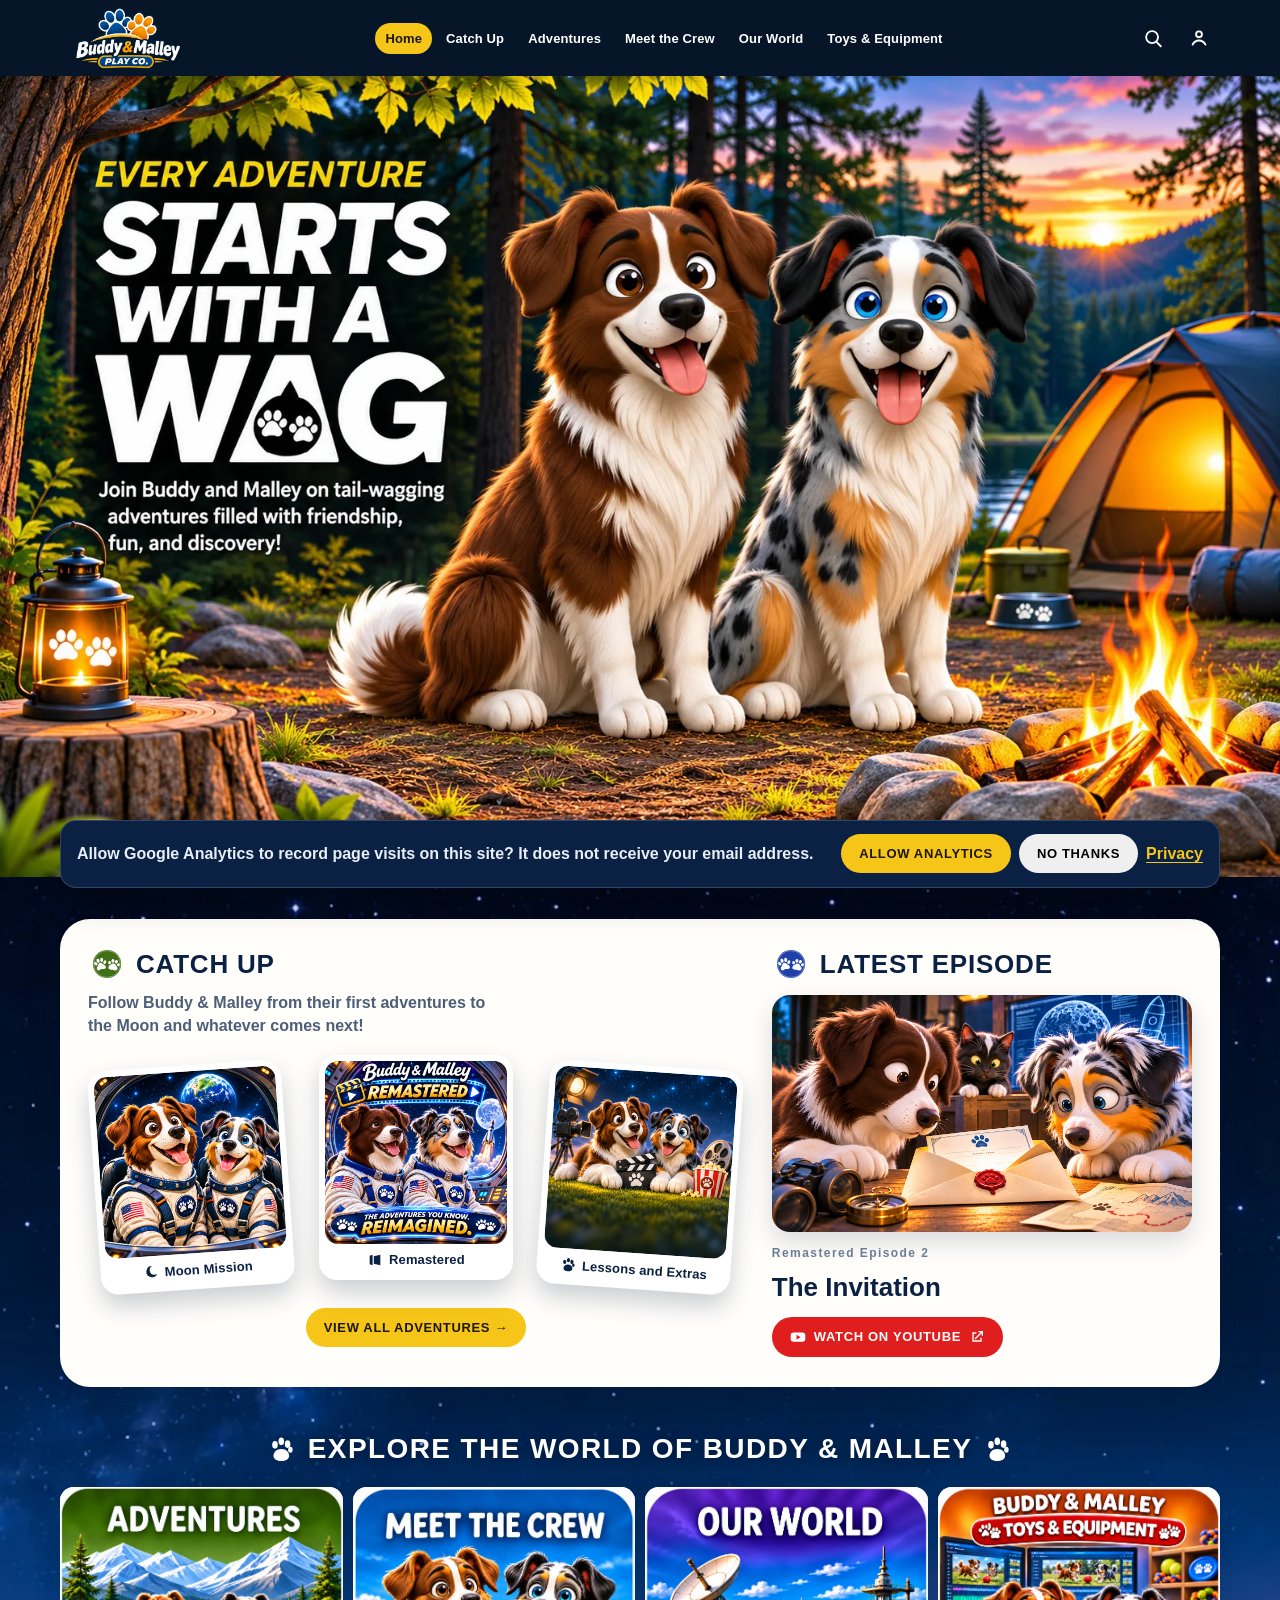
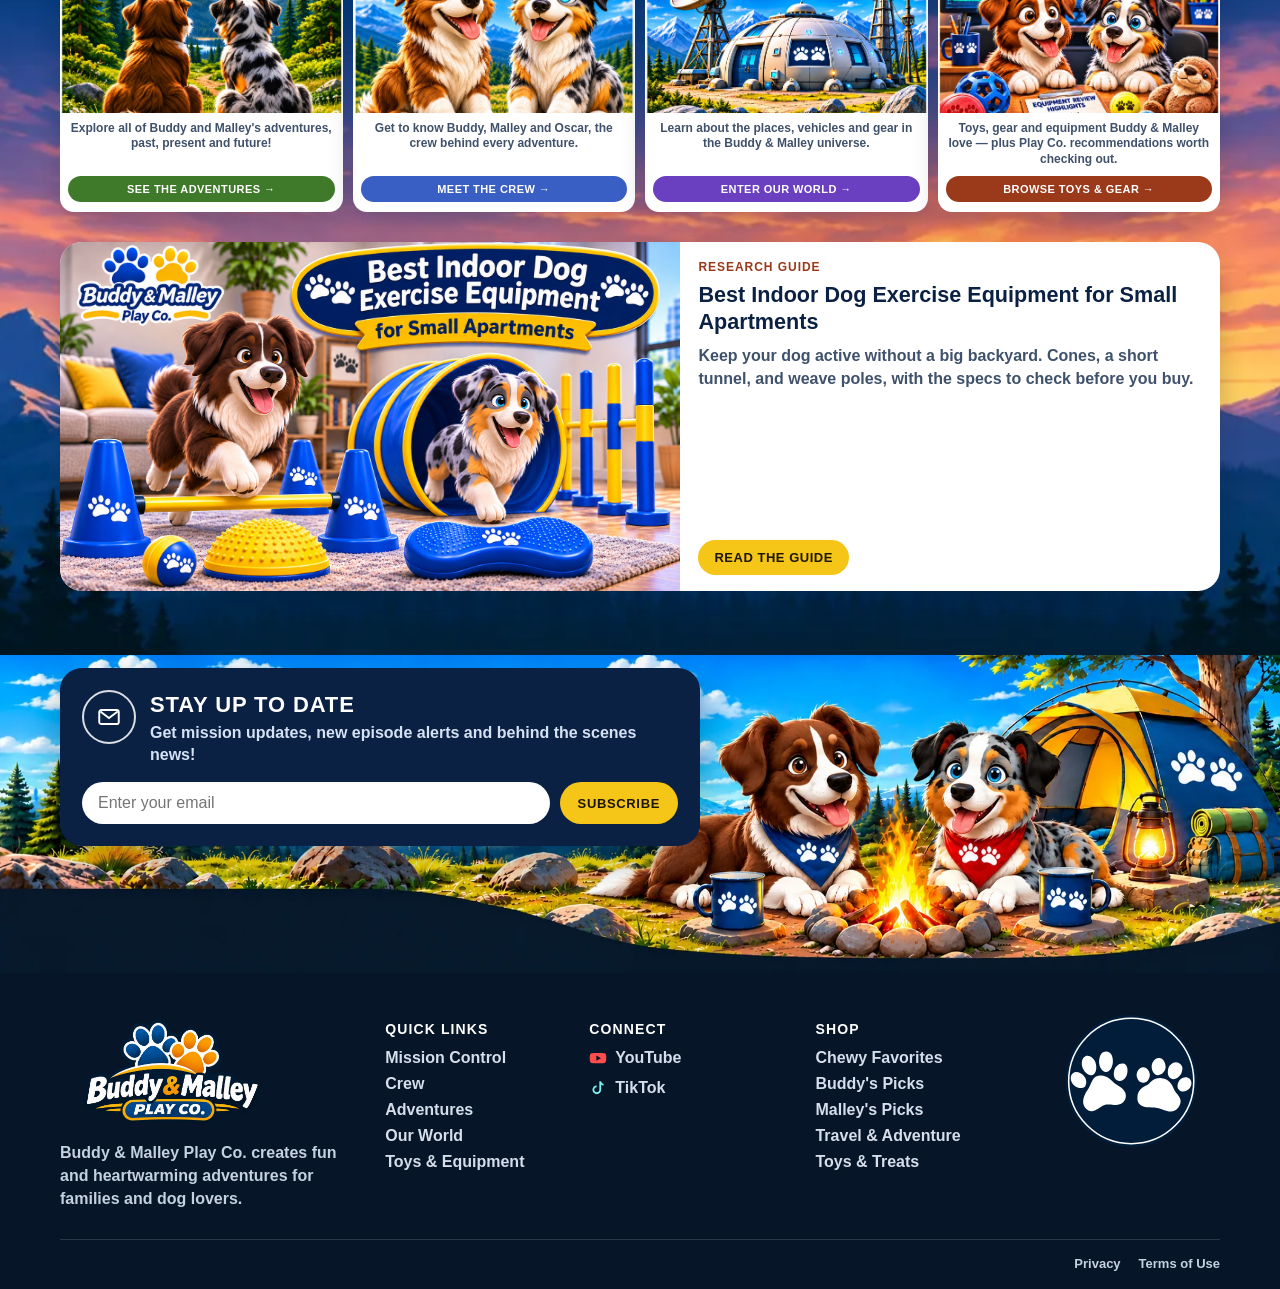
<file: index.html>
<!DOCTYPE html>
<html lang="en">
<head>
  <script>
    window.dataLayer = window.dataLayer || [];
    function gtag(){dataLayer.push(arguments);}
    gtag('consent', 'default', {
      analytics_storage: 'denied',
      ad_storage: 'denied',
      ad_user_data: 'denied',
      ad_personalization: 'denied'
    });
    window.bmLoadAnalytics = function () {
      if (window.bmAnalyticsLoaded) return;
      window.bmAnalyticsLoaded = true;
      gtag('consent', 'update', { analytics_storage: 'granted' });
      gtag('js', new Date());
      gtag('config', 'G-28VXV1EG1T', { send_page_view: true, allow_google_signals: false });
      var script = document.createElement('script');
      script.async = true;
      script.src = 'https://www.googletagmanager.com/gtag/js?id=G-28VXV1EG1T';
      document.head.appendChild(script);
    };
    try {
      if (localStorage.getItem('bm-analytics') === 'granted') window.bmLoadAnalytics();
    } catch (ignore) {}
  </script>
  <meta charset="UTF-8">
  <meta name="viewport" content="width=device-width, initial-scale=1">
  <meta http-equiv="Content-Security-Policy" content="default-src 'self'; base-uri 'self'; object-src 'none'; frame-src 'none'; form-action 'self' https://*.sibforms.com; script-src 'self' 'unsafe-inline' https://sibforms.com https://www.googletagmanager.com; style-src 'self' 'unsafe-inline' https://fonts.googleapis.com; font-src 'self' https://fonts.gstatic.com; img-src 'self' data: https://www.google-analytics.com https://www.googletagmanager.com; connect-src 'self' https://fonts.googleapis.com https://fonts.gstatic.com https://sibforms.com https://*.sibforms.com https://www.google-analytics.com https://*.google-analytics.com https://*.analytics.google.com https://www.googletagmanager.com">
  <title>Buddy &amp; Malley Play Co. | Family Dog Adventures</title>
  <meta name="description" content="Join Buddy &amp; Malley, two Australian Shepherds, on family adventures from the backyard to the Moon. Watch episodes and meet the crew.">
  <meta name="robots" content="index, follow, max-image-preview:large">
  <meta name="theme-color" content="#061628">
  <link rel="sitemap" type="application/xml" title="Sitemap" href="https://buddymalleyplayco.com/sitemap.xml">
  <link rel="canonical" href="https://buddymalleyplayco.com/">
  <link rel="icon" href="Images/Explore/Explore_Icon_Meet.svg">
  <link rel="preload" as="image" href="Images/Backgrounds/Header.webp" fetchpriority="high">
  <link rel="preconnect" href="https://fonts.googleapis.com">
  <link rel="preconnect" href="https://fonts.gstatic.com" crossorigin>
  <link href="https://fonts.googleapis.com/css2?family=Montserrat:wght@600;700;800;900&family=Nunito:wght@400;600;700;800&display=swap" rel="stylesheet">
  <link rel="stylesheet" href="styles.css">

  <meta property="og:type" content="website">
  <meta property="og:site_name" content="Buddy &amp; Malley Play Co.">
  <meta property="og:title" content="Buddy &amp; Malley Play Co. | Family Dog Adventures">
  <meta property="og:description" content="Join Buddy &amp; Malley, two Australian Shepherds, on family adventures from the backyard to the Moon. Watch episodes and meet the crew.">
  <meta property="og:url" content="https://buddymalleyplayco.com/">
  <meta property="og:image" content="https://buddymalleyplayco.com/Images/og-image.jpg">
  <meta property="og:image:width" content="1200">
  <meta property="og:image:height" content="630">
  <meta property="og:image:alt" content="Buddy and Malley, two Australian Shepherds, camping by a lake at sunset">
  <meta property="og:locale" content="en_US">
  <meta name="twitter:card" content="summary_large_image">
  <meta name="twitter:title" content="Buddy &amp; Malley Play Co. | Family Dog Adventures">
  <meta name="twitter:description" content="Join Buddy &amp; Malley, two Australian Shepherds, on family adventures from the backyard to the Moon. Watch episodes and meet the crew.">
  <meta name="twitter:image" content="https://buddymalleyplayco.com/Images/og-image.jpg">
  <meta name="twitter:image:alt" content="Buddy and Malley, two Australian Shepherds, camping by a lake at sunset">


  <script type="application/ld+json">
  {
    "@context": "https://schema.org",
    "@graph": [
      {
        "@type": "Organization",
        "@id": "https://buddymalleyplayco.com/#organization",
        "name": "Buddy & Malley Play Co.",
        "url": "https://buddymalleyplayco.com/",
        "logo": "https://buddymalleyplayco.com/Images/logo.webp",
        "description": "Buddy & Malley Play Co. creates fun and heartwarming adventures for families and dog lovers.",
        "sameAs": ["https://www.youtube.com/@BuddyMalleyPlayCo"]
      },
      {
        "@type": "WebSite",
        "@id": "https://buddymalleyplayco.com/#website",
        "url": "https://buddymalleyplayco.com/",
        "name": "Buddy & Malley Play Co.",
        "publisher": { "@id": "https://buddymalleyplayco.com/#organization" },
        "inLanguage": "en"
      },
      {
        "@type": "WebPage",
        "@id": "https://buddymalleyplayco.com/#webpage",
        "url": "https://buddymalleyplayco.com/",
        "name": "Buddy & Malley Play Co. | Family Dog Adventures",
        "description": "Join Buddy & Malley, two Australian Shepherds, on family adventures from the backyard to the Moon. Watch episodes and meet the crew.",
        "isPartOf": { "@id": "https://buddymalleyplayco.com/#website" },
        "about": { "@id": "https://buddymalleyplayco.com/#organization" },
        "inLanguage": "en"
      }
    ]
  }
  </script>
  <script>
    /* Old single-page links (index.html#meet etc.) go to the new pages */
    (function () {
      var map = {
        "#adventures": "adventures.html",
        "#meet": "meet-the-crew.html",
        "#world": "our-world.html",
        "#scenes": "index.html#explore-world",
        "#tested": "toys-and-equipment.html",
        "#explore-adventures": "index.html#catch-up"
      };
      if (map[location.hash]) location.replace(map[location.hash]);
    })();
  </script>
</head>
<body data-page="home">
  <a class="skip" href="#content">Skip to content</a>

  <header class="site-header">
    <div class="wrap nav-inner">
      <a class="brand" href="index.html">
        <img src="Images/logo.webp" alt="Buddy &amp; Malley Play Co." width="1774" height="887">
      </a>

      <ul class="nav-links" id="site-nav">
        <li><a href="index.html" aria-current="page">Home</a></li>
        <li><a href="index.html#catch-up">Catch Up</a></li>
        <li><a href="adventures.html">Adventures</a></li>
        <li><a href="meet-the-crew.html">Meet the Crew</a></li>
        <li><a href="our-world.html">Our World</a></li>
        <li hidden><a href="behind-the-scenes.html">Behind the Scenes</a></li>
        <li><a href="toys-and-equipment.html">Toys &amp; Equipment</a></li>
      </ul>

      <div class="nav-tools">
        <button class="icon-btn" type="button" id="open-search" aria-haspopup="dialog" aria-controls="search-dialog" commandfor="search-dialog" command="show-modal">
          <span class="visually-hidden">Search</span>
          <svg viewBox="0 0 24 24" width="22" height="22" aria-hidden="true">
            <circle cx="11" cy="11" r="6.5" fill="none" stroke="currentColor" stroke-width="2"/>
            <path d="M16 16.5 20.5 21" fill="none" stroke="currentColor" stroke-width="2" stroke-linecap="round"/>
          </svg>
        </button>
        <button class="icon-btn" type="button" id="open-account" aria-haspopup="dialog" aria-controls="account-dialog" commandfor="account-dialog" command="show-modal">
          <span class="visually-hidden">Account</span>
          <svg viewBox="0 0 24 24" width="22" height="22" aria-hidden="true">
            <circle cx="12" cy="8" r="3.2" fill="none" stroke="currentColor" stroke-width="2"/>
            <path d="M5 19.2c1.5-3 3.9-4.5 7-4.5s5.5 1.5 7 4.5" fill="none" stroke="currentColor" stroke-width="2" stroke-linecap="round"/>
          </svg>
        </button>
        <button class="icon-btn nav-toggle" type="button" aria-expanded="false" aria-controls="site-nav">
          <span class="visually-hidden">Menu</span>
          <svg viewBox="0 0 24 24" width="22" height="22" aria-hidden="true">
            <path d="M4 7h16M4 12h16M4 17h16" fill="none" stroke="currentColor" stroke-width="2" stroke-linecap="round"/>
          </svg>
        </button>
      </div>
    </div>
  </header>

  <main id="content">
    <section class="hero" id="top">
      <h1 class="visually-hidden">Buddy &amp; Malley Play Co. — Every adventure starts with a wag</h1>
      <img fetchpriority="high" decoding="async" src="Images/Backgrounds/Header.webp" width="1585" height="992" alt="Buddy and Malley sit beside a campfire at sunset. Every adventure starts with a wag. Join Buddy and Malley on tail-wagging adventures filled with friendship, fun, and discovery.">
    </section>

    <section class="missions" id="catch-up" aria-labelledby="adventures-title">
      <div class="wrap">
        <div class="panel">
          <div id="explore-adventures">
            <div class="block-title">
              <img loading="lazy" decoding="async" src="Images/Explore/Explore_Icon_Adventures.svg" alt="">
              <h2 id="adventures-title">Catch Up</h2>
            </div>
            <p class="lede">Follow Buddy &amp; Malley from their first adventures to the Moon and whatever comes next!</p>
            <div class="fan">
              <a class="shot" href="https://www.youtube.com/watch?v=jLgqcRXCZCQ&amp;list=PLEeQvXE-bIC8" target="_blank" rel="noopener noreferrer">
                <span class="shot-frame">
                  <img loading="lazy" decoding="async" src="Images/Section1/Moon_Mission.webp" width="1254" height="1254" alt="Buddy and Malley in spacesuits inside the spacecraft, with Earth outside the window.">
                  <span class="shot-label">
                    <svg viewBox="0 0 24 24" aria-hidden="true"><path fill="currentColor" d="M14.5 2.5a8.5 8.5 0 1 0 7 12.8A7.2 7.2 0 1 1 14.5 2.5z"/></svg>
                    Moon Mission
                  </span>
                </span>
              </a>
              <a class="shot" href="https://www.youtube.com/playlist?list=PLMj7z8zenfUA" target="_blank" rel="noopener noreferrer">
                <span class="shot-frame">
                  <img loading="lazy" decoding="async" src="Images/Section1/Remastered.webp" width="1254" height="1254" alt="Buddy and Malley in spacesuits. Buddy and Malley Remastered: the adventures you know, reimagined.">
                  <span class="shot-label">
                    <svg viewBox="0 0 24 24" aria-hidden="true"><path fill="currentColor" d="M4 5.6 8.4 4v16L4 18.4V5.6zm6.2.6L20 4v16l-9.8-2.2V6.2z"/></svg>
                    Remastered
                  </span>
                </span>
              </a>
              <a class="shot" href="https://www.youtube.com/watch?v=2ov-cvUPiAk&amp;list=PLDJLloAznSp8" target="_blank" rel="noopener noreferrer">
                <span class="shot-frame">
                  <img loading="lazy" decoding="async" src="Images/Section1/Extras_Shorts.webp" width="1254" height="1254" alt="Buddy and Malley on the grass with a clapperboard, popcorn, and a movie camera under the stars.">
                  <span class="shot-label">
                    <svg viewBox="0 0 80 80" aria-hidden="true"><g fill="currentColor"><ellipse cx="20" cy="28" rx="8" ry="11"/><ellipse cx="38" cy="18" rx="8" ry="11"/><ellipse cx="56" cy="26" rx="8" ry="11"/><ellipse cx="64" cy="42" rx="6.5" ry="8.5"/><path d="M38 40c-14 0-24 10-22 22 1.6 8 10 12 22 12s20.4-4 22-12c2-12-8-22-22-22z"/></g></svg>
                    Lessons and Extras
                  </span>
                </span>
              </a>
            </div>
            <div class="actions">
              <a class="btn gold" href="https://www.youtube.com/@BuddyMalleyPlayCo" target="_blank" rel="noopener noreferrer">View All Adventures →</a>
            </div>
          </div>

          <div class="latest" id="latest">
            <div class="block-title">
              <img loading="lazy" decoding="async" src="Images/Explore/Explore_Icon_Meet.svg" alt="">
              <h2>Latest Episode</h2>
            </div>
            <a class="episode-thumb" href="https://www.youtube.com/shorts/g78RTwlZlRk" target="_blank" rel="noopener noreferrer">
              <img loading="lazy" decoding="async" src="Images/Section2/Latest_Remastered_EP2.png" width="1670" height="941" alt="Buddy, Malley, and Oscar gathered around a sealed letter. Remastered Episode 2, The Invitation.">
            </a>
            <p class="ep-kicker">Remastered Episode 2</p>
            <h3>The Invitation</h3>
            <a class="btn yt" href="https://www.youtube.com/shorts/g78RTwlZlRk" target="_blank" rel="noopener noreferrer">
              <svg viewBox="0 0 24 24" aria-hidden="true"><path fill="currentColor" d="M23 12.2s0-3.2-.4-4.6c-.2-.9-.9-1.6-1.8-1.8C19.2 5.4 12 5.4 12 5.4s-7.2 0-8.8.4c-.9.2-1.6.9-1.8 1.8C1 9 1 12.2 1 12.2s0 3.2.4 4.6c.2.9.9 1.6 1.8 1.8 1.6.4 8.8.4 8.8.4s7.2 0 8.8-.4c.9-.2 1.6-.9 1.8-1.8.4-1.4.4-4.6.4-4.6zM9.8 15.6V8.8l6.2 3.4-6.2 3.4z"/></svg>
              Watch on YouTube
              <svg viewBox="0 0 24 24" aria-hidden="true"><path fill="currentColor" d="M14 3h7v7h-2V6.4l-9.3 9.3-1.4-1.4L17.6 5H14V3zM5 5h6v2H7v10h10v-4h2v6H5V5z"/></svg>
            </a>
          </div>
        </div>

        <h2 class="world-title" id="explore-world">
          <svg viewBox="0 0 80 80" aria-hidden="true"><g fill="currentColor"><ellipse cx="20" cy="28" rx="8" ry="11"/><ellipse cx="38" cy="18" rx="8" ry="11"/><ellipse cx="56" cy="26" rx="8" ry="11"/><ellipse cx="64" cy="42" rx="6.5" ry="8.5"/><path d="M38 40c-14 0-24 10-22 22 1.6 8 10 12 22 12s20.4-4 22-12c2-12-8-22-22-22z"/></g></svg>
          Explore the World of Buddy &amp; Malley
          <svg viewBox="0 0 80 80" aria-hidden="true"><g fill="currentColor"><ellipse cx="20" cy="28" rx="8" ry="11"/><ellipse cx="38" cy="18" rx="8" ry="11"/><ellipse cx="56" cy="26" rx="8" ry="11"/><ellipse cx="64" cy="42" rx="6.5" ry="8.5"/><path d="M38 40c-14 0-24 10-22 22 1.6 8 10 12 22 12s20.4-4 22-12c2-12-8-22-22-22z"/></g></svg>
        </h2>

        <div class="hub-grid">
          <a class="world-card hub-card hub-green" href="adventures.html">
            <img loading="lazy" decoding="async" class="art" src="Images/Explore/Explore_Adventures.webp" width="1254" height="1254" alt="Buddy and Malley sitting on a rock looking out over a mountain valley. Adventures.">
            <p>Explore all of Buddy and Malley's adventures, past, present and future!</p>
            <span class="hub-cta">See the Adventures <span aria-hidden="true">&rarr;</span></span>
          </a>
          <a class="world-card hub-card hub-blue" href="meet-the-crew.html">
            <img loading="lazy" decoding="async" class="art" src="Images/Explore/Explore_Meet.webp" width="1254" height="1254" alt="Buddy and Malley smiling in front of snowy mountains. Meet the Crew.">
            <p>Get to know Buddy, Malley and Oscar, the crew behind every adventure.</p>
            <span class="hub-cta">Meet the Crew <span aria-hidden="true">&rarr;</span></span>
          </a>
          <a class="world-card hub-card hub-purple" href="our-world.html">
            <img loading="lazy" decoding="async" class="art" src="Images/Explore/Explore_Our_World.webp" width="1254" height="1254" alt="A mountain base station with a satellite dish and radio towers. Our World.">
              <p>Learn about the places, vehicles and gear in the Buddy &amp; Malley universe.</p>
            <span class="hub-cta">Enter Our World <span aria-hidden="true">&rarr;</span></span>
            </a>
          <a class="world-card hub-card hub-orange" href="behind-the-scenes.html" hidden>
            <img loading="lazy" decoding="async" class="art" src="Images/Explore/Explore_Scenes.webp" width="1254" height="1254" alt="Buddy and Malley at a video editing desk. Behind the Scenes.">
              <p>See how the adventures come to life, tips, tricks and lessons we learn.</p>
            <span class="hub-cta">Go Behind the Scenes <span aria-hidden="true">&rarr;</span></span>
          </a>
          <a class="world-card hub-card hub-brown" href="toys-and-equipment.html">
            <img loading="lazy" decoding="async" class="art" src="Images/Explore/Explore_Toys.webp" width="1254" height="1254" alt="Buddy and Malley at a desk with toys and gear on the shelves behind them. Toys and Equipment.">
            <p>Toys, gear and equipment Buddy &amp; Malley love — plus Play Co. recommendations worth checking out.</p>
            <span class="hub-cta">Browse Toys &amp; Gear <span aria-hidden="true">&rarr;</span></span>
          </a>
          <a class="world-card" id="store" href="#store" hidden>
            <img loading="lazy" decoding="async" class="art" src="Images/Explore/Explore_Store.webp" width="1254" height="1254" alt="Store">
            <p>Grab your favorite Buddy &amp; Malley gear and collectibles!</p>
            <img loading="lazy" decoding="async" class="badge" src="Images/Explore/Explore_Icon_Store.svg" alt="">
          </a>
          <a class="world-card" id="parents" href="#parents" hidden>
            <img loading="lazy" decoding="async" class="art" src="Images/Explore/Explore_Parents.webp" width="1254" height="1254" alt="For Parents">
            <p>Resources and guides to help families enjoy adventures together.</p>
            <img loading="lazy" decoding="async" class="badge" src="Images/Explore/Explore_Icon_Parents.svg" alt="">
          </a>
        </div>
        <a class="guide-card" href="indoor-dog-exercise-small-apartments.html">
          <img loading="lazy" decoding="async" src="Images/affiliate/small_apartment.png" width="1672" height="941" alt="">
          <span class="guide-card-copy">
            <span class="guide-card-kicker">Research guide</span>
            <strong>Best Indoor Dog Exercise Equipment for Small Apartments</strong>
            <span class="guide-card-text">Keep your dog active without a big backyard. Cones, a short tunnel, and weave poles, with the specs to check before you buy.</span>
            <span class="guide-card-cta">Read the guide</span>
          </span>
        </a>
      </div>
    </section>

    <section class="signup" id="signup" aria-labelledby="signup-title">
      <div class="signup-photo" aria-hidden="true">
        <img loading="lazy" decoding="async" src="Images/Backgrounds/Explore.webp" width="2172" height="724" alt="">
      </div>
      <div class="wrap signup-layout">
        <div id="sib-form-container" class="signup-card">
          <div id="error-message" class="sib-form-message-panel" role="alert">
            <div class="sib-form-message-panel__text sib-form-message-panel__text--center">
              <svg viewBox="0 0 512 512" class="sib-icon sib-notification__icon" aria-hidden="true">
                <path d="M256 40c118.621 0 216 96.075 216 216 0 119.291-96.61 216-216 216-119.244 0-216-96.562-216-216 0-119.203 96.602-216 216-216m0-32C119.043 8 8 119.083 8 256c0 136.997 111.043 248 248 248s248-111.003 248-248C504 119.083 392.957 8 256 8zm-11.49 120h22.979c6.823 0 12.274 5.682 11.99 12.5l-7 168c-.268 6.428-5.556 11.5-11.99 11.5h-8.979c-6.433 0-11.722-5.073-11.99-11.5l-7-168c-.283-6.818 5.167-12.5 11.99-12.5zM256 340c-15.464 0-28 12.536-28 28s12.536 28 28 28 28-12.536 28-28-12.536-28-28-28z" />
              </svg>
              <span class="sib-form-message-panel__inner-text">Your subscription could not be saved. Please try again.</span>
            </div>
          </div>
          <div id="success-message" class="sib-form-message-panel" role="status">
            <div class="sib-form-message-panel__text sib-form-message-panel__text--center">
              <svg viewBox="0 0 512 512" class="sib-icon sib-notification__icon" aria-hidden="true">
                <path d="M256 8C119.033 8 8 119.033 8 256s111.033 248 248 248 248-111.033 248-248S392.967 8 256 8zm0 464c-118.664 0-216-96.055-216-216 0-118.663 96.055-216 216-216 118.664 0 216 96.055 216 216 0 118.663-96.055 216-216 216zm141.63-274.961L217.15 376.071c-4.705 4.667-12.303 4.637-16.97-.068l-85.878-86.572c-4.667-4.705-4.637-12.303.068-16.97l8.52-8.451c4.705-4.667 12.303-4.637 16.97.068l68.976 69.533 163.441-162.13c4.705-4.667 12.303-4.637 16.97.068l8.451 8.52c4.668 4.705 4.637 12.303-.068 16.97z" />
              </svg>
              <span class="sib-form-message-panel__inner-text">Almost there! Check your email and click the confirmation link to join Buddy &amp; Malley’s updates. 🐾</span>
            </div>
          </div>
          <div class="signup-head">
            <span class="mail-badge" aria-hidden="true">
              <svg viewBox="0 0 24 24" width="26" height="26">
                <rect x="3" y="5.5" width="18" height="13" rx="2" fill="none" stroke="currentColor" stroke-width="1.8"/>
                <path d="m4 7 8 6 8-6" fill="none" stroke="currentColor" stroke-width="1.8"/>
              </svg>
            </span>
            <div>
              <h2 id="signup-title">Stay Up to Date</h2>
              <p>Get mission updates, new episode alerts and behind the scenes news!</p>
            </div>
          </div>
          <div id="sib-container">
            <form id="sib-form" method="POST" action="https://b4734563.sibforms.com/serve/[base64]" data-type="subscription">
              <div class="signup-row">
                <div class="sib-input">
                <div class="form__entry entry_block">
                  <label class="visually-hidden" for="EMAIL">Email</label>
                  <div class="entry__field">
                    <input class="input" id="EMAIL" name="EMAIL" type="email" inputmode="email" autocomplete="email" placeholder="Enter your email" data-required="true" required>
                  </div>
                  <label class="entry__error entry__error--primary"></label>
                </div>
                </div>
                <button class="btn gold sib-form-block__button sib-form-block__button-with-loader" type="submit">
                  <svg class="icon clickable__icon progress-indicator__icon sib-hide-loader-icon" viewBox="0 0 512 512" aria-hidden="true">
                    <path d="M460.116 373.846l-20.823-12.022c-5.541-3.199-7.54-10.159-4.663-15.874 30.137-59.886 28.343-131.652-5.386-189.946-33.641-58.394-94.896-95.833-161.827-99.676C261.028 55.961 256 50.751 256 44.352V20.309c0-6.904 5.808-12.337 12.703-11.982 83.556 4.306 160.163 50.864 202.11 123.677 42.063 72.696 44.079 162.316 6.031 236.832-3.14 6.148-10.75 8.461-16.728 5.01z" />
                  </svg>
                  Subscribe
                </button>
              </div>
              <input type="text" name="email_address_check" value="" class="input--hidden" autocomplete="off" tabindex="-1" aria-hidden="true">
              <input type="hidden" name="locale" value="en">
            </form>
          </div>
        </div>
      </div>
    </section>
  </main>

  <footer class="site-footer">
    <div class="wrap footer-grid">
      <div>
        <a class="brand" href="index.html">
          <img loading="lazy" decoding="async" src="Images/logo.webp" alt="Buddy &amp; Malley Play Co." width="1774" height="887">
        </a>
        <p class="footer-blurb">Buddy &amp; Malley Play Co. creates fun and heartwarming adventures for families and dog lovers.</p>
      </div>
      <div>
        <h2>Quick Links</h2>
        <ul>
          <li><a href="index.html">Mission Control</a></li>
          <li><a href="meet-the-crew.html">Crew</a></li>
          <li><a href="adventures.html">Adventures</a></li>
          <li><a href="our-world.html">Our World</a></li>
          <li hidden><a href="behind-the-scenes.html">Behind the Scenes</a></li>
          <li><a href="toys-and-equipment.html">Toys &amp; Equipment</a></li>
          <li hidden><a href="toys-and-equipment.html">Store</a></li>
        </ul>
      </div>
      <div>
        <h2>Connect</h2>
        <ul class="connect-list">
          <li><button type="button" data-social="YouTube"><svg viewBox="0 0 24 24" aria-hidden="true"><path fill="#ff4d4d" d="M23 12.2s0-3.2-.4-4.6c-.2-.9-.9-1.6-1.8-1.8C19.2 5.4 12 5.4 12 5.4s-7.2 0-8.8.4c-.9.2-1.6.9-1.8 1.8C1 9 1 12.2 1 12.2s0 3.2.4 4.6c.2.9.9 1.6 1.8 1.8 1.6.4 8.8.4 8.8.4s7.2 0 8.8-.4c.9-.2 1.6-.9 1.8-1.8.4-1.4.4-4.6.4-4.6zM9.8 15.6V8.8l6.2 3.4-6.2 3.4z"/></svg>YouTube</button></li>
          <li><button type="button" data-social="TikTok"><svg viewBox="0 0 24 24" aria-hidden="true"><path fill="#7cf0f0" d="M14 3h2.2c.3 1.8 1.4 3.2 3.3 3.6v2.2c-1.2 0-2.3-.4-3.3-1v6.6c0 3.3-2.5 5.8-5.8 5.8S4.6 17.7 4.6 14.4c0-3.2 2.4-5.7 5.6-5.8v2.4c-1.8.1-3.2 1.6-3.2 3.4 0 1.9 1.5 3.4 3.4 3.4s3.4-1.5 3.4-3.4V3z"/></svg>TikTok</button></li>
          <li hidden><button type="button" data-social="Instagram"><svg viewBox="0 0 24 24" aria-hidden="true"><rect x="3" y="3" width="18" height="18" rx="5" fill="none" stroke="#f7a1c4" stroke-width="2"/><circle cx="12" cy="12" r="4" fill="none" stroke="#f7a1c4" stroke-width="2"/><circle cx="17.2" cy="6.8" r="1" fill="#f7a1c4"/></svg>Instagram</button></li>
          <li hidden><button type="button" data-social="Facebook"><svg viewBox="0 0 24 24" aria-hidden="true"><path fill="#7eb6ff" d="M14 9h3V6h-3c-2.2 0-4 1.8-4 4v2H8v3h2v7h3v-7h2.6l.4-3H13v-2c0-.6.4-1 1-1z"/></svg>Facebook</button></li>
          <li hidden><button type="button" data-social="X"><svg viewBox="0 0 24 24" aria-hidden="true"><path fill="#fff" d="M4 4h4.2l3.5 4.8L15.6 4H20l-6.2 7.3L20.4 20h-4.2l-3.8-5.2L8.2 20H4l6.6-7.7z"/></svg>X</button></li>
        </ul>
      </div>
      <div>
        <h2>Shop</h2>
        <ul>
          <li><a href="toys-and-equipment.html">Chewy Favorites</a></li>
          <li><a href="toys-and-equipment.html">Buddy's Picks</a></li>
          <li><a href="toys-and-equipment.html">Malley's Picks</a></li>
          <li><a href="toys-and-equipment.html">Travel &amp; Adventure</a></li>
          <li><a href="toys-and-equipment.html">Toys &amp; Treats</a></li>
        </ul>
      </div>
      <img loading="lazy" decoding="async" class="footer-mark" src="Images/Explore/Footer_Icon.svg" alt="" width="1170" height="866">
    </div>
    <div class="wrap legal">
      <button type="button" data-dialog="privacy-dialog" commandfor="privacy-dialog" command="show-modal">Privacy</button>
      <button type="button" data-dialog="terms-dialog" commandfor="terms-dialog" command="show-modal">Terms of Use</button>
      <button type="button" data-dialog="contact-dialog" commandfor="contact-dialog" command="show-modal" hidden>Contact</button>
    </div>
  </footer>

  <dialog id="search-dialog" aria-labelledby="search-title" closedby="any">
    <form class="dialog-card" id="search-form" role="search">
      <div class="dialog-head">
        <h2 id="search-title">Search</h2>
        <button class="dialog-x" type="button" data-close commandfor="search-dialog" command="close">Close</button>
      </div>
      <label class="visually-hidden" for="search-input">Search the site</label>
      <input id="search-input" type="search" placeholder="Try crew, store, episode, parents..." autocomplete="off" autofocus>
      <ul id="search-results"></ul>
    </form>
  </dialog>

  <dialog id="account-dialog" aria-labelledby="account-title" closedby="any">
    <div class="dialog-card">
      <div class="dialog-head">
        <h2 id="account-title">Crew accounts</h2>
        <button class="dialog-x" type="button" data-close commandfor="account-dialog" command="close">Close</button>
      </div>
      <p>Passes for the crew aren't open yet. Check back when the next adventure launches.</p>
    </div>
  </dialog>

  <dialog id="privacy-dialog" aria-labelledby="privacy-title" closedby="any">
    <div class="dialog-card">
      <div class="dialog-head">
        <h2 id="privacy-title">Privacy</h2>
        <button class="dialog-x" type="button" data-close commandfor="privacy-dialog" command="close">Close</button>
      </div>
      <p>Buddy &amp; Malley Play Co. respects your privacy.</p>
      <p>We may collect information you voluntarily provide, such as your email address if you sign up for updates or contact us. We use this information only to provide the services or communications you requested.</p>
      <p>Our website may also collect basic technical information, such as browser type, device information, and website usage data, to help us understand how visitors use the site and improve their experience.</p>
      <p>If you choose Allow analytics, this site loads Google Analytics 4. Google may set cookies and receive the page you visit, general device and browser information, and an approximate location derived from your IP address. It can also record that a visit continued to another website, such as a retailer linked from this site. We do not send your name, email address, or newsletter signup to Google Analytics. If you choose No thanks, the Google Analytics tag is not loaded. You can change that choice later by clearing this site's stored data in your browser.</p>
      <p>We do not sell your personal information.</p>
      <p>Our website may contain links to third-party websites and services, including social media platforms, video platforms, and retailers. Those websites have their own privacy practices, and Buddy &amp; Malley Play Co. is not responsible for how third-party sites collect or use information.</p>
      <p>Some links on this website may be affiliate links. If you make a purchase through an affiliate link, Buddy &amp; Malley Play Co. may receive a commission at no additional cost to you.</p>
      <p>Because Buddy &amp; Malley Play Co. creates family-friendly content, we take children's privacy seriously. We do not knowingly collect personal information directly from children under 13 without appropriate parental consent.</p>
      <p>This privacy notice may be updated as the website grows and new features are introduced.</p>
      <p>Last updated: November 24, 2026</p>
    </div>
  </dialog>

  <dialog id="terms-dialog" aria-labelledby="terms-title" closedby="any">
    <div class="dialog-card">
      <div class="dialog-head">
        <h2 id="terms-title">Terms of Use</h2>
        <button class="dialog-x" type="button" data-close commandfor="terms-dialog" command="close">Close</button>
      </div>
      <p>Welcome to Buddy &amp; Malley Play Co. By using this website, you agree to the following terms.</p>
      <h3>Content</h3>
      <p>The stories, characters, artwork, videos, graphics, logos, written content, and other original materials presented by Buddy &amp; Malley Play Co. are provided for personal, non-commercial enjoyment unless otherwise stated.</p>
      <p>You may share links to our website, videos, and social media content. However, you may not copy, reproduce, republish, sell, or distribute our original content as your own without permission.</p>
      <p>Buddy, Malley, Oscar, and the Buddy &amp; Malley Play Co. brand and related creative materials may not be used to imply sponsorship, endorsement, or affiliation without permission.</p>
      <h3>Family-Friendly Entertainment</h3>
      <p>Buddy &amp; Malley Play Co. provides family-friendly entertainment inspired by the adventures and personalities of the real Buddy and Malley.</p>
      <p>Some stories, scenes, characters, and situations are fictional or creatively produced for entertainment purposes.</p>
      <h3>Third-Party Links</h3>
      <p>This website may contain links to third-party websites, retailers, social media platforms, video platforms, and other services.</p>
      <p>Buddy &amp; Malley Play Co. does not control these third-party services and is not responsible for their content, availability, products, services, or privacy practices.</p>
      <h3>Affiliate Links</h3>
      <p>Some links on this website may be affiliate links. If you purchase something through one of these links, Buddy &amp; Malley Play Co. may earn a commission at no additional cost to you.</p>
      <p>Affiliate relationships do not change our commitment to clearly distinguish products Buddy and Malley have actually used or tested from products that are simply recommended.</p>
      <h3>Products and Recommendations</h3>
      <p>Information about toys, equipment, and other products is provided for general informational purposes based on our experiences, research, or opinions.</p>
      <p>Every dog is different. Always choose products appropriate for your dog's size, behavior, and chewing habits, supervise play when appropriate, and follow the manufacturer's safety instructions.</p>
      <h3>Website Availability</h3>
      <p>We work to keep the website accurate and available, but we cannot guarantee that every feature, link, or page will always be available or error-free.</p>
      <p>Content and features may be added, updated, changed, or removed as Buddy &amp; Malley Play Co. grows.</p>
      <h3>Changes to These Terms</h3>
      <p>These Terms of Use may be updated from time to time as the website and Buddy &amp; Malley Play Co. evolve.</p>
      <p>Continued use of the website after changes are posted constitutes acceptance of the updated terms.</p>
      <p>Last updated: October 31, 2026</p>
    </div>
  </dialog>

  <dialog id="contact-dialog" aria-labelledby="contact-title" closedby="any">
    <div class="dialog-card">
      <div class="dialog-head">
        <h2 id="contact-title">Contact</h2>
        <button class="dialog-x" type="button" data-close commandfor="contact-dialog" command="close">Close</button>
      </div>
      <p>The mailbox is still being set up. Leave your email in Stay Up to Date and the crew will know you stopped by.</p>
    </div>
  </dialog>

  <div class="toast" id="toast" role="status" hidden></div>

  <script>
    window.REQUIRED_CODE_ERROR_MESSAGE = 'Please choose a country code';
    window.LOCALE = 'en';
    window.EMAIL_INVALID_MESSAGE = window.SMS_INVALID_MESSAGE = "The information provided is invalid. Please review the field format and try again.";
    window.REQUIRED_ERROR_MESSAGE = "This field cannot be left blank. ";
    window.GENERIC_INVALID_MESSAGE = "The information provided is invalid. Please review the field format and try again.";
    window.INVALID_NUMBER = "The information provided is invalid. Please review the field format and try again.";
    window.INVALID_DATE = "Please enter a valid date";
    window.REQUIRED_MULTISELECT_MESSAGE = 'Please select at least 1 option';
    window.translation = {
      common: {
        selectedList: '{quantity} list selected',
        selectedLists: '{quantity} lists selected',
        selectedOption: '{quantity} selected',
        selectedOptions: '{quantity} selected',
      }
    };
    var AUTOHIDE = Boolean(0);
  </script>
  <script defer src="https://sibforms.com/forms/end-form/build/main.js"></script>
  <script src="site.js" defer></script>
</body>
</html>
</file>
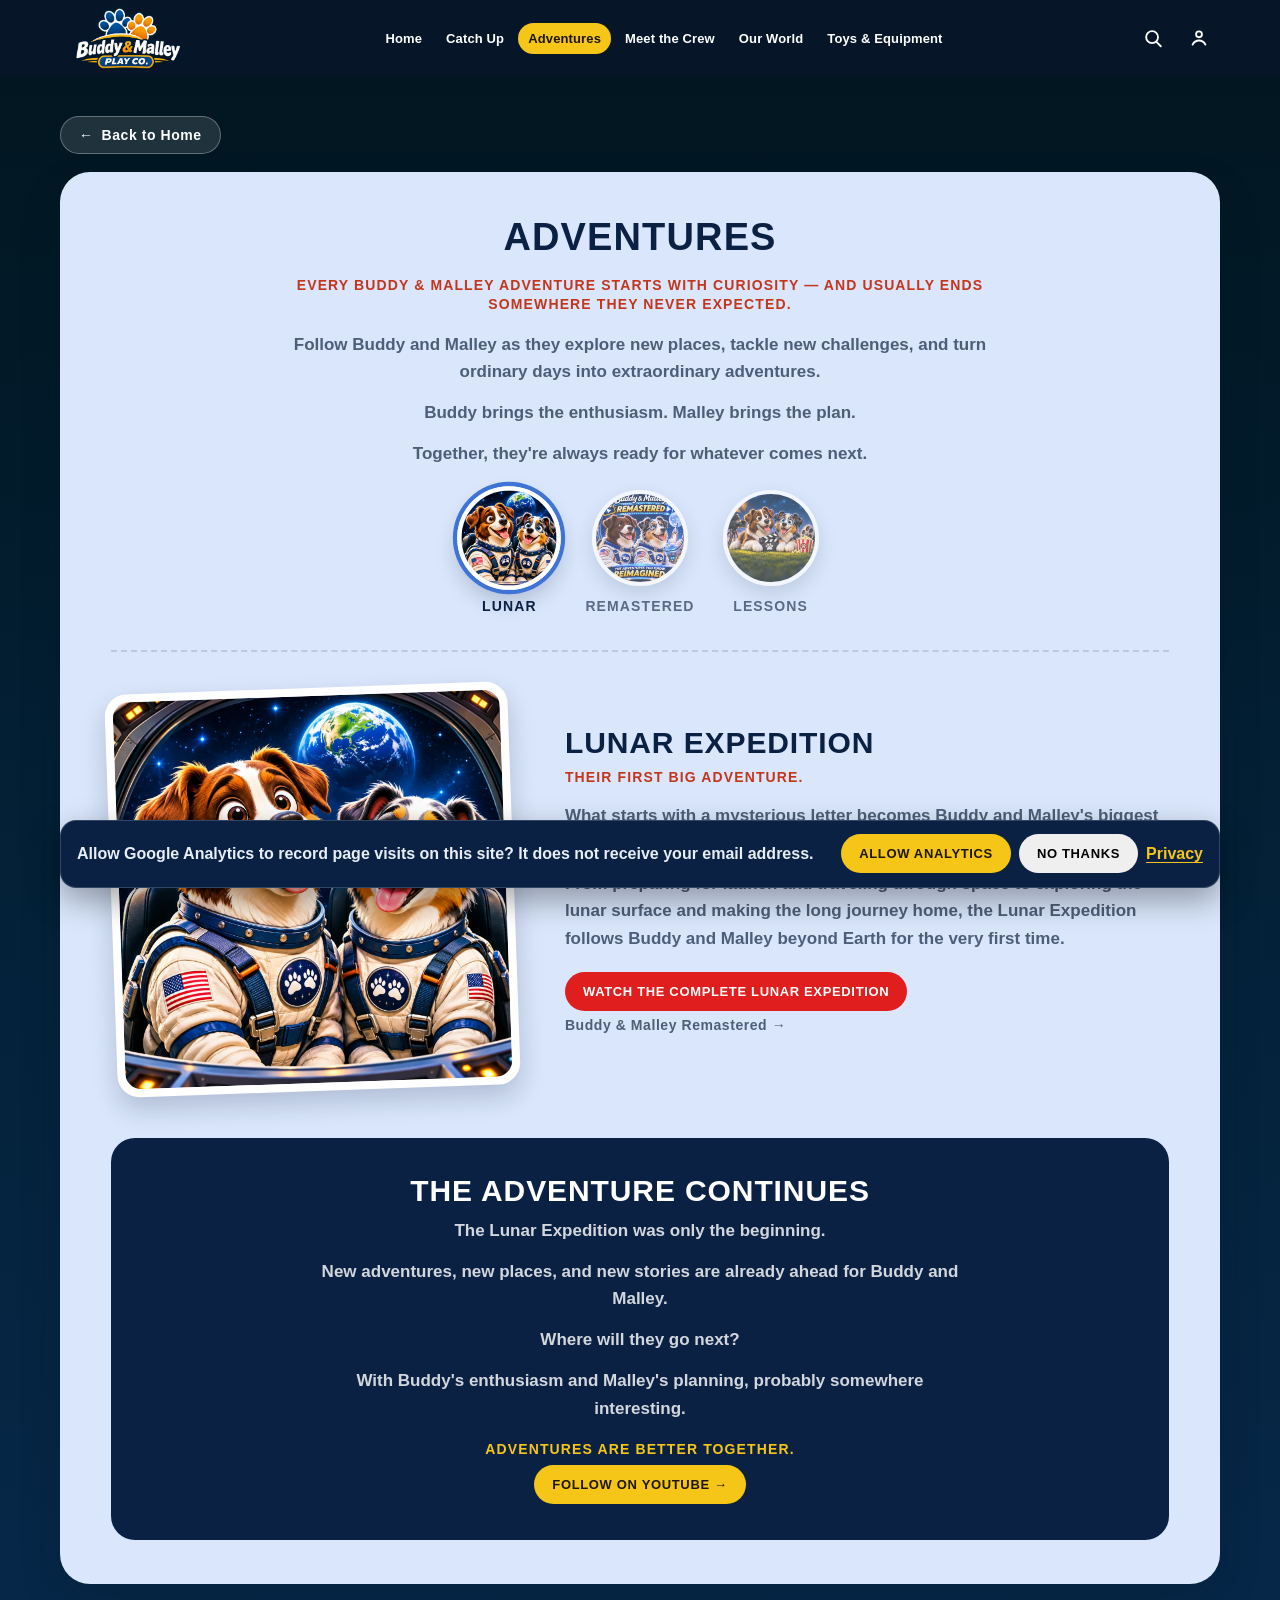
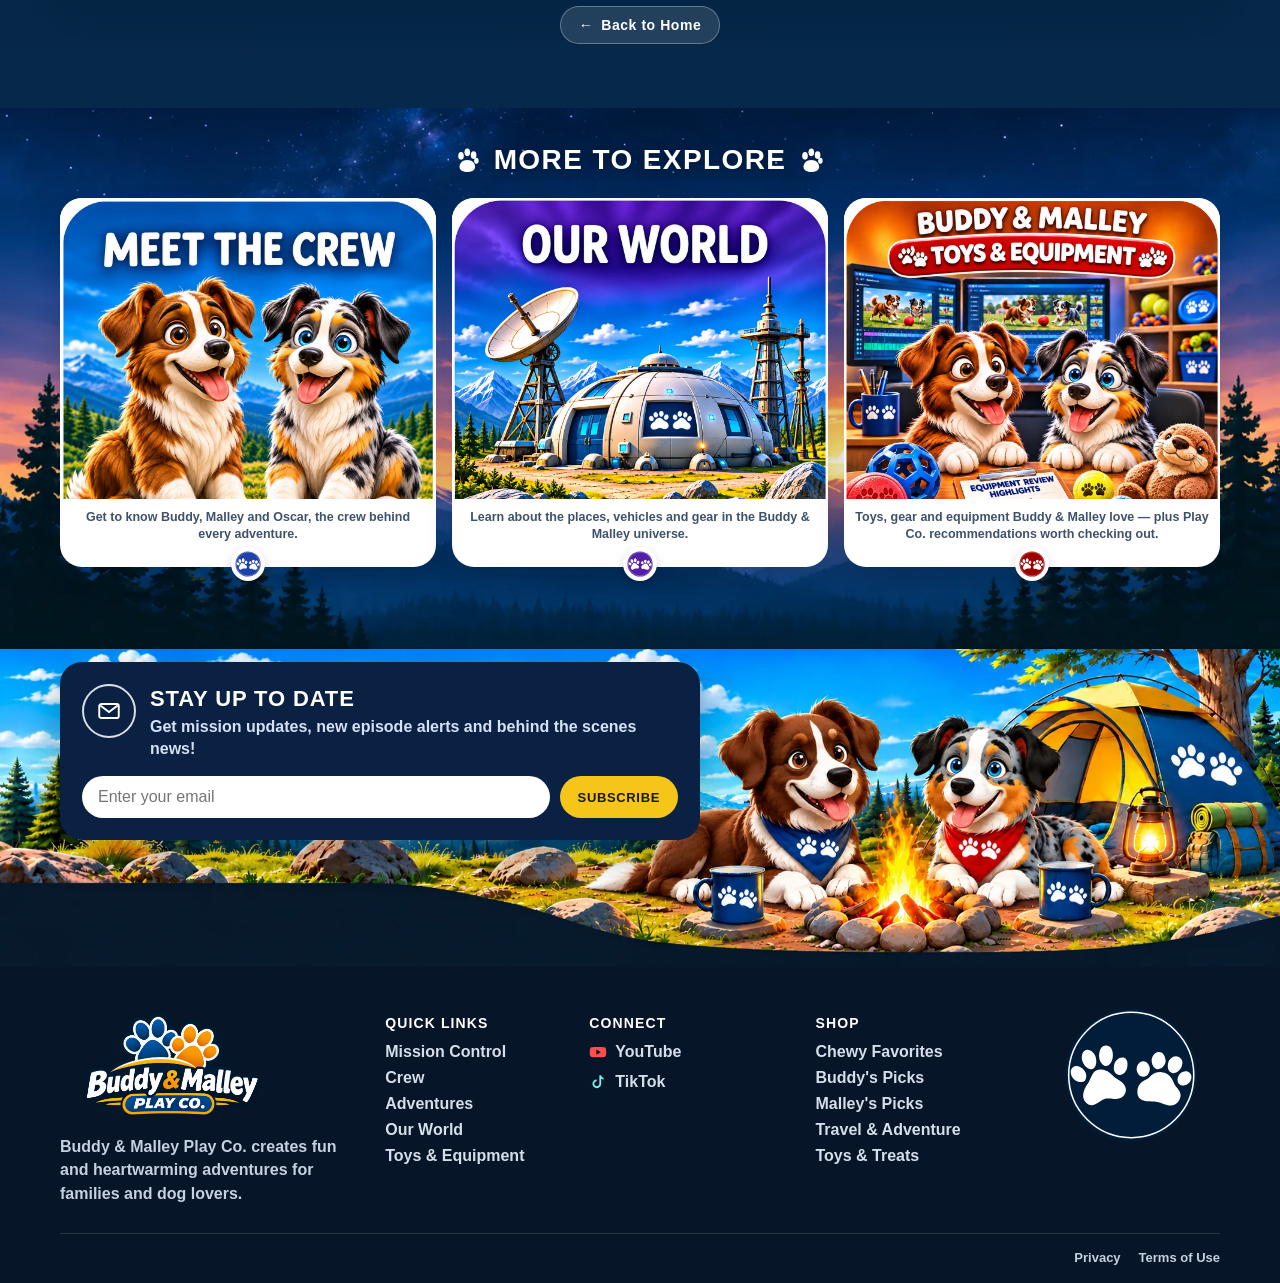
<file: adventures.html>
<!DOCTYPE html>
<html lang="en">
<head>
  <script>
    window.dataLayer = window.dataLayer || [];
    function gtag(){dataLayer.push(arguments);}
    gtag('consent', 'default', {
      analytics_storage: 'denied',
      ad_storage: 'denied',
      ad_user_data: 'denied',
      ad_personalization: 'denied'
    });
    window.bmLoadAnalytics = function () {
      if (window.bmAnalyticsLoaded) return;
      window.bmAnalyticsLoaded = true;
      gtag('consent', 'update', { analytics_storage: 'granted' });
      gtag('js', new Date());
      gtag('config', 'G-28VXV1EG1T', { send_page_view: true, allow_google_signals: false });
      var script = document.createElement('script');
      script.async = true;
      script.src = 'https://www.googletagmanager.com/gtag/js?id=G-28VXV1EG1T';
      document.head.appendChild(script);
    };
    try {
      if (localStorage.getItem('bm-analytics') === 'granted') window.bmLoadAnalytics();
    } catch (ignore) {}
  </script>
  <meta charset="UTF-8">
  <meta name="viewport" content="width=device-width, initial-scale=1">
  <meta http-equiv="Content-Security-Policy" content="default-src 'self'; base-uri 'self'; object-src 'none'; frame-src 'none'; form-action 'self' https://*.sibforms.com; script-src 'self' 'unsafe-inline' https://sibforms.com https://www.googletagmanager.com; style-src 'self' 'unsafe-inline' https://fonts.googleapis.com; font-src 'self' https://fonts.gstatic.com; img-src 'self' data: https://www.google-analytics.com https://www.googletagmanager.com; connect-src 'self' https://fonts.googleapis.com https://fonts.gstatic.com https://sibforms.com https://*.sibforms.com https://www.google-analytics.com https://*.google-analytics.com https://*.analytics.google.com https://www.googletagmanager.com">
  <title>Adventures | Buddy &amp; Malley Play Co.</title>
  <meta name="description" content="Follow Buddy and Malley through the Lunar Expedition, Remastered stories, and Lessons &amp; Extras.">
  <meta name="robots" content="index, follow, max-image-preview:large">
  <meta name="theme-color" content="#061628">
  <link rel="sitemap" type="application/xml" title="Sitemap" href="https://buddymalleyplayco.com/sitemap.xml">
  <link rel="canonical" href="https://buddymalleyplayco.com/adventures.html">
  <link rel="icon" href="Images/Explore/Explore_Icon_Meet.svg">
  <link rel="preconnect" href="https://fonts.googleapis.com">
  <link rel="preconnect" href="https://fonts.gstatic.com" crossorigin>
  <link href="https://fonts.googleapis.com/css2?family=Montserrat:wght@600;700;800;900&family=Nunito:wght@400;600;700;800&display=swap" rel="stylesheet">
  <link rel="stylesheet" href="styles.css">

  <meta property="og:type" content="website">
  <meta property="og:site_name" content="Buddy &amp; Malley Play Co.">
  <meta property="og:title" content="Adventures | Buddy &amp; Malley Play Co.">
  <meta property="og:description" content="Follow Buddy and Malley through the Lunar Expedition, Remastered stories, and Lessons &amp; Extras.">
  <meta property="og:url" content="https://buddymalleyplayco.com/adventures.html">
  <meta property="og:image" content="https://buddymalleyplayco.com/Images/og-image.jpg">
  <meta property="og:image:width" content="1200">
  <meta property="og:image:height" content="630">
  <meta property="og:image:alt" content="Buddy and Malley, two Australian Shepherds, camping by a lake at sunset">
  <meta property="og:locale" content="en_US">
  <meta name="twitter:card" content="summary_large_image">
  <meta name="twitter:title" content="Adventures | Buddy &amp; Malley Play Co.">
  <meta name="twitter:description" content="Follow Buddy and Malley through the Lunar Expedition, Remastered stories, and Lessons &amp; Extras.">
  <meta name="twitter:image" content="https://buddymalleyplayco.com/Images/og-image.jpg">
  <meta name="twitter:image:alt" content="Buddy and Malley, two Australian Shepherds, camping by a lake at sunset">
  <script type="application/ld+json">
  {
    "@context": "https://schema.org",
    "@graph": [
      {
        "@type": "Organization",
        "@id": "https://buddymalleyplayco.com/#organization",
        "name": "Buddy & Malley Play Co.",
        "url": "https://buddymalleyplayco.com/",
        "logo": "https://buddymalleyplayco.com/Images/logo.webp",
        "description": "Buddy & Malley Play Co. creates fun and heartwarming adventures for families and dog lovers.",
        "sameAs": ["https://www.youtube.com/@BuddyMalleyPlayCo"]
      },
      {
        "@type": "WebSite",
        "@id": "https://buddymalleyplayco.com/#website",
        "url": "https://buddymalleyplayco.com/",
        "name": "Buddy & Malley Play Co.",
        "publisher": { "@id": "https://buddymalleyplayco.com/#organization" },
        "inLanguage": "en"
      },
      {
        "@type": "WebPage",
        "@id": "https://buddymalleyplayco.com/adventures.html#webpage",
        "url": "https://buddymalleyplayco.com/adventures.html",
        "name": "Adventures | Buddy & Malley Play Co.",
        "description": "Follow Buddy and Malley through the Lunar Expedition, Remastered stories, and Lessons & Extras.",
        "isPartOf": { "@id": "https://buddymalleyplayco.com/#website" },
        "about": { "@id": "https://buddymalleyplayco.com/#organization" },
        "inLanguage": "en"
      }
    ]
  }
  </script>
</head>
<body data-page="adventures">
  <a class="skip" href="#content">Skip to content</a>

  <header class="site-header">
    <div class="wrap nav-inner">
      <a class="brand" href="index.html">
        <img src="Images/logo.webp" alt="Buddy &amp; Malley Play Co." width="1774" height="887">
      </a>

      <ul class="nav-links" id="site-nav">
        <li><a href="index.html">Home</a></li>
        <li><a href="index.html#catch-up">Catch Up</a></li>
        <li><a href="adventures.html" aria-current="page">Adventures</a></li>
        <li><a href="meet-the-crew.html">Meet the Crew</a></li>
        <li><a href="our-world.html">Our World</a></li>
        <li hidden><a href="behind-the-scenes.html">Behind the Scenes</a></li>
        <li><a href="toys-and-equipment.html">Toys &amp; Equipment</a></li>
      </ul>

      <div class="nav-tools">
        <button class="icon-btn" type="button" id="open-search" aria-haspopup="dialog" aria-controls="search-dialog" commandfor="search-dialog" command="show-modal">
          <span class="visually-hidden">Search</span>
          <svg viewBox="0 0 24 24" width="22" height="22" aria-hidden="true">
            <circle cx="11" cy="11" r="6.5" fill="none" stroke="currentColor" stroke-width="2"/>
            <path d="M16 16.5 20.5 21" fill="none" stroke="currentColor" stroke-width="2" stroke-linecap="round"/>
          </svg>
        </button>
        <button class="icon-btn" type="button" id="open-account" aria-haspopup="dialog" aria-controls="account-dialog" commandfor="account-dialog" command="show-modal">
          <span class="visually-hidden">Account</span>
          <svg viewBox="0 0 24 24" width="22" height="22" aria-hidden="true">
            <circle cx="12" cy="8" r="3.2" fill="none" stroke="currentColor" stroke-width="2"/>
            <path d="M5 19.2c1.5-3 3.9-4.5 7-4.5s5.5 1.5 7 4.5" fill="none" stroke="currentColor" stroke-width="2" stroke-linecap="round"/>
          </svg>
        </button>
        <button class="icon-btn nav-toggle" type="button" aria-expanded="false" aria-controls="site-nav">
          <span class="visually-hidden">Menu</span>
          <svg viewBox="0 0 24 24" width="22" height="22" aria-hidden="true">
            <path d="M4 7h16M4 12h16M4 17h16" fill="none" stroke="currentColor" stroke-width="2" stroke-linecap="round"/>
          </svg>
        </button>
      </div>
    </div>
  </header>

  <main id="content">
    <section class="details page-details" id="details">
      <div class="wrap">
      <a class="back-link" href="index.html#explore-world"><span aria-hidden="true">&larr;</span> Back to Home</a>
      <article class="details-panel" id="details-adventures" data-active="lunar" aria-labelledby="details-title">
                <header class="details-intro">
                  <h1 id="details-title">Adventures</h1>
                  <p class="chapter-tag">Every Buddy &amp; Malley adventure starts with curiosity — and usually ends somewhere they never expected.</p>
                  <p>Follow Buddy and Malley as they explore new places, tackle new challenges, and turn ordinary days into extraordinary adventures.</p>
                  <p>Buddy brings the enthusiasm. Malley brings the plan.</p>
                  <p>Together, they're always ready for whatever comes next.</p>
                </header>

                <nav class="crew-tabs" role="tablist" aria-label="Choose an adventure">
                  <button class="crew-tab" type="button" role="tab" id="tab-lunar" data-adv-tab="lunar" aria-controls="adv-lunar" aria-selected="true">
                    <img src="Images/Section1/Moon_Mission.webp" alt="" width="64" height="64" aria-hidden="true">
                    <span>Lunar</span>
                  </button>
                  <button class="crew-tab" type="button" role="tab" id="tab-camp" data-adv-tab="camp" aria-controls="adv-camp" aria-selected="false" tabindex="-1" hidden>
                    <img loading="lazy" decoding="async" src="Images/Section1/Camping.webp" alt="" width="64" height="64" aria-hidden="true">
                    <span>Camping</span>
                  </button>
                  <button class="crew-tab" type="button" role="tab" id="tab-remaster" data-adv-tab="remaster" aria-controls="adv-remaster" aria-selected="false" tabindex="-1">
                    <img loading="lazy" decoding="async" src="Images/Section1/Remastered.webp" alt="" width="64" height="64" aria-hidden="true">
                    <span>Remastered</span>
                  </button>
                  <button class="crew-tab" type="button" role="tab" id="tab-lessons" data-adv-tab="lessons" aria-controls="adv-lessons" aria-selected="false" tabindex="-1">
                    <img loading="lazy" decoding="async" src="Images/Section1/Extras_Shorts.webp" alt="" width="64" height="64" aria-hidden="true">
                    <span>Lessons</span>
                  </button>
                </nav>

                <div class="chapter tone-blue is-active" id="adv-lunar" data-adv="lunar" role="tabpanel" aria-labelledby="tab-lunar">
                  <figure class="chapter-art">
                    <img src="Images/Section1/Moon_Mission.webp" width="1254" height="1254" alt="Buddy and Malley in spacesuits inside the spacecraft, with Earth outside the window.">
                  </figure>
                  <div class="chapter-body">
                    <h2>Lunar Expedition</h2>
                    <p class="chapter-tag">Their first big adventure.</p>
                    <p>What starts with a mysterious letter becomes Buddy and Malley's biggest adventure yet — a mission to the Moon.</p>
                    <p>From preparing for launch and traveling through space to exploring the lunar surface and making the long journey home, the Lunar Expedition follows Buddy and Malley beyond Earth for the very first time.</p>
                    <div>
                      <a class="btn yt" href="https://www.youtube.com/watch?v=jLgqcRXCZCQ&amp;list=PLEeQvXE-bIC8" target="_blank" rel="noopener noreferrer">Watch the complete Lunar Expedition</a>
                    </div>
                    <p class="crew-next"><button type="button" data-adv-next="remaster">Buddy &amp; Malley Remastered <span aria-hidden="true">→</span></button></p>
                  </div>
                </div>

                <div class="chapter camp flip tone-green" id="adv-camp" data-adv="camp" role="tabpanel" aria-labelledby="tab-camp" hidden>
                  <figure class="chapter-art">
                    <img loading="lazy" decoding="async" src="Images/Section1/Camping.webp" width="1254" height="1254" alt="Buddy and Malley in backpacks by a campfire. Buddy and Malley Camping Adventure.">
                  </figure>
                  <div class="chapter-body">
                    <h2>Camping Adventure</h2>
                    <p class="chapter-tag">The next adventure begins.</p>
                    <p>Buddy and Malley are heading into the great outdoors.</p>
                    <p>A quiet camping trip sounds simple enough — but with these two, even a weekend in the woods can become an adventure.</p>
                    <p>New places. New discoveries. And probably a few things that weren't part of Malley's plan.</p>
                    <div>
                      <a class="btn yt" href="https://www.youtube.com/@BuddyMalleyPlayCo" target="_blank" rel="noopener noreferrer">Follow the Camping Adventure</a>
                    </div>
                    <p class="crew-next"><button type="button" data-adv-next="remaster">Buddy &amp; Malley Remastered <span aria-hidden="true">→</span></button></p>
                  </div>
                </div>

                <div class="chapter tone-purple" id="adv-remaster" data-adv="remaster" role="tabpanel" aria-labelledby="tab-remaster">
                  <figure class="chapter-art">
                    <img loading="lazy" decoding="async" src="Images/Section1/Remastered.webp" width="1254" height="1254" alt="Buddy and Malley in spacesuits. Buddy and Malley Remastered: the adventures you know, reimagined.">
                  </figure>
                  <div class="chapter-body">
                    <h2>Buddy &amp; Malley Remastered</h2>
                    <p class="chapter-tag">The adventures you know. Reimagined.</p>
                    <p>Return to Buddy and Malley's original adventures — rebuilt with updated character designs, improved animation, enhanced sound, tighter editing, and refined storytelling.</p>
                    <p>The original stories aren't disappearing.</p>
                    <p>Remastered gives us the chance to revisit those adventures and bring them closer to the Buddy &amp; Malley world we always imagined.</p>
                    <div>
                      <a class="btn yt" href="https://www.youtube.com/playlist?list=PLMj7z8zenfUA" target="_blank" rel="noopener noreferrer">Watch Buddy &amp; Malley Remastered</a>
                    </div>
                    <p class="crew-next"><button type="button" data-adv-next="lessons">Lessons &amp; Extras <span aria-hidden="true">→</span></button></p>
                  </div>
                </div>

                <div class="chapter flip tone-orange" id="adv-lessons" data-adv="lessons" role="tabpanel" aria-labelledby="tab-lessons">
                  <figure class="chapter-art">
                    <img loading="lazy" decoding="async" src="Images/Section1/Extras_Shorts.webp" width="1254" height="1254" alt="Buddy and Malley on the grass with a clapperboard, popcorn, and a movie camera under the stars.">
                  </figure>
                  <div class="chapter-body">
                    <h2>Lessons &amp; Extras</h2>
                    <p class="chapter-tag">There's more to their world than the big adventures.</p>
                    <p>Not every Buddy &amp; Malley story needs a rocket or a Moon mission.</p>
                    <p>Lessons &amp; Extras is home to fun lessons, standalone stories, funny moments, special videos, and the occasional bit of Buddy &amp; Malley chaos that doesn't belong to a larger adventure.</p>
                    <div>
                      <a class="btn yt" href="https://www.youtube.com/watch?v=2ov-cvUPiAk&amp;list=PLDJLloAznSp8" target="_blank" rel="noopener noreferrer">Explore Lessons &amp; Extras</a>
                    </div>
                    <p class="crew-next"><button type="button" data-adv-next="lunar">Lunar Expedition <span aria-hidden="true">→</span></button></p>
                  </div>
                </div>

                <div class="chapter closing">
                  <div class="chapter-body">
                    <h2>The Adventure Continues</h2>
                    <p>The Lunar Expedition was only the beginning.</p>
                    <p>New adventures, new places, and new stories are already ahead for Buddy and Malley.</p>
                    <p>Where will they go next?</p>
                    <p>With Buddy's enthusiasm and Malley's planning, probably somewhere interesting.</p>
                    <p class="chapter-tag">Adventures are better together.</p>
                    <div>
                      <a class="btn gold" href="https://www.youtube.com/@BuddyMalleyPlayCo" target="_blank" rel="noopener noreferrer">Follow on YouTube →</a>
                    </div>
                  </div>
                </div>
              </article>
      <a class="back-link back-bottom" href="index.html#explore-world"><span aria-hidden="true">&larr;</span> Back to Home</a>
      </div>
    </section>

    <section class="missions more-explore" aria-labelledby="more-title">
      <div class="wrap">
        <h2 class="world-title" id="more-title">
          <svg viewBox="0 0 80 80" aria-hidden="true"><g fill="currentColor"><ellipse cx="20" cy="28" rx="8" ry="11"/><ellipse cx="38" cy="18" rx="8" ry="11"/><ellipse cx="56" cy="26" rx="8" ry="11"/><ellipse cx="64" cy="42" rx="6.5" ry="8.5"/><path d="M38 40c-14 0-24 10-22 22 1.6 8 10 12 22 12s20.4-4 22-12c2-12-8-22-22-22z"/></g></svg>
          More to Explore
          <svg viewBox="0 0 80 80" aria-hidden="true"><g fill="currentColor"><ellipse cx="20" cy="28" rx="8" ry="11"/><ellipse cx="38" cy="18" rx="8" ry="11"/><ellipse cx="56" cy="26" rx="8" ry="11"/><ellipse cx="64" cy="42" rx="6.5" ry="8.5"/><path d="M38 40c-14 0-24 10-22 22 1.6 8 10 12 22 12s20.4-4 22-12c2-12-8-22-22-22z"/></g></svg>
        </h2>
        <div class="more-grid">
          <a class="world-card" href="meet-the-crew.html">
            <img class="art" loading="lazy" decoding="async" src="Images/Explore/Explore_Meet.webp" width="1254" height="1254" alt="Buddy and Malley smiling in front of snowy mountains. Meet the Crew.">
            <p>Get to know Buddy, Malley and Oscar, the crew behind every adventure.</p>
            <img class="badge" loading="lazy" decoding="async" src="Images/Explore/Explore_Icon_Meet.svg" alt="">
          </a>
          <a class="world-card" href="our-world.html">
            <img class="art" loading="lazy" decoding="async" src="Images/Explore/Explore_Our_World.webp" width="1254" height="1254" alt="A mountain base station with a satellite dish and radio towers. Our World.">
            <p>Learn about the places, vehicles and gear in the Buddy &amp; Malley universe.</p>
            <img class="badge" loading="lazy" decoding="async" src="Images/Explore/Explore_Icon_World.svg" alt="">
          </a>
          <a class="world-card" href="behind-the-scenes.html" hidden>
            <img class="art" loading="lazy" decoding="async" src="Images/Explore/Explore_Scenes.webp" width="1254" height="1254" alt="Buddy and Malley at a video editing desk. Behind the Scenes.">
            <p>See how the adventures come to life, tips, tricks and lessons we learn.</p>
            <img class="badge" loading="lazy" decoding="async" src="Images/Explore/Explore_Icon_Scenes.svg" alt="">
          </a>
          <a class="world-card" href="toys-and-equipment.html">
            <img class="art" loading="lazy" decoding="async" src="Images/Explore/Explore_Toys.webp" width="1254" height="1254" alt="Buddy and Malley at a desk with toys and gear on the shelves behind them. Toys and Equipment.">
            <p>Toys, gear and equipment Buddy &amp; Malley love — plus Play Co. recommendations worth checking out.</p>
            <img class="badge" loading="lazy" decoding="async" src="Images/Explore/Explore_Icon_Toys.svg" alt="">
          </a>
        </div>
      </div>
    </section>

    <section class="signup" id="signup" aria-labelledby="signup-title">
      <div class="signup-photo" aria-hidden="true">
        <img loading="lazy" decoding="async" src="Images/Backgrounds/Explore.webp" width="2172" height="724" alt="">
      </div>
      <div class="wrap signup-layout">
        <div id="sib-form-container" class="signup-card">
          <div id="error-message" class="sib-form-message-panel" role="alert">
            <div class="sib-form-message-panel__text sib-form-message-panel__text--center">
              <svg viewBox="0 0 512 512" class="sib-icon sib-notification__icon" aria-hidden="true">
                <path d="M256 40c118.621 0 216 96.075 216 216 0 119.291-96.61 216-216 216-119.244 0-216-96.562-216-216 0-119.203 96.602-216 216-216m0-32C119.043 8 8 119.083 8 256c0 136.997 111.043 248 248 248s248-111.003 248-248C504 119.083 392.957 8 256 8zm-11.49 120h22.979c6.823 0 12.274 5.682 11.99 12.5l-7 168c-.268 6.428-5.556 11.5-11.99 11.5h-8.979c-6.433 0-11.722-5.073-11.99-11.5l-7-168c-.283-6.818 5.167-12.5 11.99-12.5zM256 340c-15.464 0-28 12.536-28 28s12.536 28 28 28 28-12.536 28-28-12.536-28-28-28z" />
              </svg>
              <span class="sib-form-message-panel__inner-text">Your subscription could not be saved. Please try again.</span>
            </div>
          </div>
          <div id="success-message" class="sib-form-message-panel" role="status">
            <div class="sib-form-message-panel__text sib-form-message-panel__text--center">
              <svg viewBox="0 0 512 512" class="sib-icon sib-notification__icon" aria-hidden="true">
                <path d="M256 8C119.033 8 8 119.033 8 256s111.033 248 248 248 248-111.033 248-248S392.967 8 256 8zm0 464c-118.664 0-216-96.055-216-216 0-118.663 96.055-216 216-216 118.664 0 216 96.055 216 216 0 118.663-96.055 216-216 216zm141.63-274.961L217.15 376.071c-4.705 4.667-12.303 4.637-16.97-.068l-85.878-86.572c-4.667-4.705-4.637-12.303.068-16.97l8.52-8.451c4.705-4.667 12.303-4.637 16.97.068l68.976 69.533 163.441-162.13c4.705-4.667 12.303-4.637 16.97.068l8.451 8.52c4.668 4.705 4.637 12.303-.068 16.97z" />
              </svg>
              <span class="sib-form-message-panel__inner-text">Almost there! Check your email and click the confirmation link to join Buddy &amp; Malley’s updates. 🐾</span>
            </div>
          </div>
          <div class="signup-head">
            <span class="mail-badge" aria-hidden="true">
              <svg viewBox="0 0 24 24" width="26" height="26">
                <rect x="3" y="5.5" width="18" height="13" rx="2" fill="none" stroke="currentColor" stroke-width="1.8"/>
                <path d="m4 7 8 6 8-6" fill="none" stroke="currentColor" stroke-width="1.8"/>
              </svg>
            </span>
            <div>
              <h2 id="signup-title">Stay Up to Date</h2>
              <p>Get mission updates, new episode alerts and behind the scenes news!</p>
            </div>
          </div>
          <div id="sib-container">
            <form id="sib-form" method="POST" action="https://b4734563.sibforms.com/serve/[base64]" data-type="subscription">
              <div class="signup-row">
                <div class="sib-input">
                <div class="form__entry entry_block">
                  <label class="visually-hidden" for="EMAIL">Email</label>
                  <div class="entry__field">
                    <input class="input" id="EMAIL" name="EMAIL" type="email" inputmode="email" autocomplete="email" placeholder="Enter your email" data-required="true" required>
                  </div>
                  <label class="entry__error entry__error--primary"></label>
                </div>
                </div>
                <button class="btn gold sib-form-block__button sib-form-block__button-with-loader" type="submit">
                  <svg class="icon clickable__icon progress-indicator__icon sib-hide-loader-icon" viewBox="0 0 512 512" aria-hidden="true">
                    <path d="M460.116 373.846l-20.823-12.022c-5.541-3.199-7.54-10.159-4.663-15.874 30.137-59.886 28.343-131.652-5.386-189.946-33.641-58.394-94.896-95.833-161.827-99.676C261.028 55.961 256 50.751 256 44.352V20.309c0-6.904 5.808-12.337 12.703-11.982 83.556 4.306 160.163 50.864 202.11 123.677 42.063 72.696 44.079 162.316 6.031 236.832-3.14 6.148-10.75 8.461-16.728 5.01z" />
                  </svg>
                  Subscribe
                </button>
              </div>
              <input type="text" name="email_address_check" value="" class="input--hidden" autocomplete="off" tabindex="-1" aria-hidden="true">
              <input type="hidden" name="locale" value="en">
            </form>
          </div>
        </div>
      </div>
    </section>
  </main>

  <footer class="site-footer">
    <div class="wrap footer-grid">
      <div>
        <a class="brand" href="index.html">
          <img loading="lazy" decoding="async" src="Images/logo.webp" alt="Buddy &amp; Malley Play Co." width="1774" height="887">
        </a>
        <p class="footer-blurb">Buddy &amp; Malley Play Co. creates fun and heartwarming adventures for families and dog lovers.</p>
      </div>
      <div>
        <h2>Quick Links</h2>
        <ul>
          <li><a href="index.html">Mission Control</a></li>
          <li><a href="meet-the-crew.html">Crew</a></li>
          <li><a href="adventures.html">Adventures</a></li>
          <li><a href="our-world.html">Our World</a></li>
          <li hidden><a href="behind-the-scenes.html">Behind the Scenes</a></li>
          <li><a href="toys-and-equipment.html">Toys &amp; Equipment</a></li>
          <li hidden><a href="toys-and-equipment.html">Store</a></li>
        </ul>
      </div>
      <div>
        <h2>Connect</h2>
        <ul class="connect-list">
          <li><button type="button" data-social="YouTube"><svg viewBox="0 0 24 24" aria-hidden="true"><path fill="#ff4d4d" d="M23 12.2s0-3.2-.4-4.6c-.2-.9-.9-1.6-1.8-1.8C19.2 5.4 12 5.4 12 5.4s-7.2 0-8.8.4c-.9.2-1.6.9-1.8 1.8C1 9 1 12.2 1 12.2s0 3.2.4 4.6c.2.9.9 1.6 1.8 1.8 1.6.4 8.8.4 8.8.4s7.2 0 8.8-.4c.9-.2 1.6-.9 1.8-1.8.4-1.4.4-4.6.4-4.6zM9.8 15.6V8.8l6.2 3.4-6.2 3.4z"/></svg>YouTube</button></li>
          <li><button type="button" data-social="TikTok"><svg viewBox="0 0 24 24" aria-hidden="true"><path fill="#7cf0f0" d="M14 3h2.2c.3 1.8 1.4 3.2 3.3 3.6v2.2c-1.2 0-2.3-.4-3.3-1v6.6c0 3.3-2.5 5.8-5.8 5.8S4.6 17.7 4.6 14.4c0-3.2 2.4-5.7 5.6-5.8v2.4c-1.8.1-3.2 1.6-3.2 3.4 0 1.9 1.5 3.4 3.4 3.4s3.4-1.5 3.4-3.4V3z"/></svg>TikTok</button></li>
          <li hidden><button type="button" data-social="Instagram"><svg viewBox="0 0 24 24" aria-hidden="true"><rect x="3" y="3" width="18" height="18" rx="5" fill="none" stroke="#f7a1c4" stroke-width="2"/><circle cx="12" cy="12" r="4" fill="none" stroke="#f7a1c4" stroke-width="2"/><circle cx="17.2" cy="6.8" r="1" fill="#f7a1c4"/></svg>Instagram</button></li>
          <li hidden><button type="button" data-social="Facebook"><svg viewBox="0 0 24 24" aria-hidden="true"><path fill="#7eb6ff" d="M14 9h3V6h-3c-2.2 0-4 1.8-4 4v2H8v3h2v7h3v-7h2.6l.4-3H13v-2c0-.6.4-1 1-1z"/></svg>Facebook</button></li>
          <li hidden><button type="button" data-social="X"><svg viewBox="0 0 24 24" aria-hidden="true"><path fill="#fff" d="M4 4h4.2l3.5 4.8L15.6 4H20l-6.2 7.3L20.4 20h-4.2l-3.8-5.2L8.2 20H4l6.6-7.7z"/></svg>X</button></li>
        </ul>
      </div>
      <div>
        <h2>Shop</h2>
        <ul>
          <li><a href="toys-and-equipment.html">Chewy Favorites</a></li>
          <li><a href="toys-and-equipment.html">Buddy's Picks</a></li>
          <li><a href="toys-and-equipment.html">Malley's Picks</a></li>
          <li><a href="toys-and-equipment.html">Travel &amp; Adventure</a></li>
          <li><a href="toys-and-equipment.html">Toys &amp; Treats</a></li>
        </ul>
      </div>
      <img loading="lazy" decoding="async" class="footer-mark" src="Images/Explore/Footer_Icon.svg" alt="" width="1170" height="866">
    </div>
    <div class="wrap legal">
      <button type="button" data-dialog="privacy-dialog" commandfor="privacy-dialog" command="show-modal">Privacy</button>
      <button type="button" data-dialog="terms-dialog" commandfor="terms-dialog" command="show-modal">Terms of Use</button>
      <button type="button" data-dialog="contact-dialog" commandfor="contact-dialog" command="show-modal" hidden>Contact</button>
    </div>
  </footer>

  <dialog id="search-dialog" aria-labelledby="search-title" closedby="any">
    <form class="dialog-card" id="search-form" role="search">
      <div class="dialog-head">
        <h2 id="search-title">Search</h2>
        <button class="dialog-x" type="button" data-close commandfor="search-dialog" command="close">Close</button>
      </div>
      <label class="visually-hidden" for="search-input">Search the site</label>
      <input id="search-input" type="search" placeholder="Try crew, store, episode, parents..." autocomplete="off" autofocus>
      <ul id="search-results"></ul>
    </form>
  </dialog>

  <dialog id="account-dialog" aria-labelledby="account-title" closedby="any">
    <div class="dialog-card">
      <div class="dialog-head">
        <h2 id="account-title">Crew accounts</h2>
        <button class="dialog-x" type="button" data-close commandfor="account-dialog" command="close">Close</button>
      </div>
      <p>Passes for the crew aren't open yet. Check back when the next adventure launches.</p>
    </div>
  </dialog>

  <dialog id="privacy-dialog" aria-labelledby="privacy-title" closedby="any">
    <div class="dialog-card">
      <div class="dialog-head">
        <h2 id="privacy-title">Privacy</h2>
        <button class="dialog-x" type="button" data-close commandfor="privacy-dialog" command="close">Close</button>
      </div>
      <p>Buddy &amp; Malley Play Co. respects your privacy.</p>
      <p>We may collect information you voluntarily provide, such as your email address if you sign up for updates or contact us. We use this information only to provide the services or communications you requested.</p>
      <p>Our website may also collect basic technical information, such as browser type, device information, and website usage data, to help us understand how visitors use the site and improve their experience.</p>
      <p>If you choose Allow analytics, this site loads Google Analytics 4. Google may set cookies and receive the page you visit, general device and browser information, and an approximate location derived from your IP address. It can also record that a visit continued to another website, such as a retailer linked from this site. We do not send your name, email address, or newsletter signup to Google Analytics. If you choose No thanks, the Google Analytics tag is not loaded. You can change that choice later by clearing this site's stored data in your browser.</p>
      <p>We do not sell your personal information.</p>
      <p>Our website may contain links to third-party websites and services, including social media platforms, video platforms, and retailers. Those websites have their own privacy practices, and Buddy &amp; Malley Play Co. is not responsible for how third-party sites collect or use information.</p>
      <p>Some links on this website may be affiliate links. If you make a purchase through an affiliate link, Buddy &amp; Malley Play Co. may receive a commission at no additional cost to you.</p>
      <p>Because Buddy &amp; Malley Play Co. creates family-friendly content, we take children's privacy seriously. We do not knowingly collect personal information directly from children under 13 without appropriate parental consent.</p>
      <p>This privacy notice may be updated as the website grows and new features are introduced.</p>
      <p>Last updated: November 24, 2026</p>
    </div>
  </dialog>

  <dialog id="terms-dialog" aria-labelledby="terms-title" closedby="any">
    <div class="dialog-card">
      <div class="dialog-head">
        <h2 id="terms-title">Terms of Use</h2>
        <button class="dialog-x" type="button" data-close commandfor="terms-dialog" command="close">Close</button>
      </div>
      <p>Welcome to Buddy &amp; Malley Play Co. By using this website, you agree to the following terms.</p>
      <h3>Content</h3>
      <p>The stories, characters, artwork, videos, graphics, logos, written content, and other original materials presented by Buddy &amp; Malley Play Co. are provided for personal, non-commercial enjoyment unless otherwise stated.</p>
      <p>You may share links to our website, videos, and social media content. However, you may not copy, reproduce, republish, sell, or distribute our original content as your own without permission.</p>
      <p>Buddy, Malley, Oscar, and the Buddy &amp; Malley Play Co. brand and related creative materials may not be used to imply sponsorship, endorsement, or affiliation without permission.</p>
      <h3>Family-Friendly Entertainment</h3>
      <p>Buddy &amp; Malley Play Co. provides family-friendly entertainment inspired by the adventures and personalities of the real Buddy and Malley.</p>
      <p>Some stories, scenes, characters, and situations are fictional or creatively produced for entertainment purposes.</p>
      <h3>Third-Party Links</h3>
      <p>This website may contain links to third-party websites, retailers, social media platforms, video platforms, and other services.</p>
      <p>Buddy &amp; Malley Play Co. does not control these third-party services and is not responsible for their content, availability, products, services, or privacy practices.</p>
      <h3>Affiliate Links</h3>
      <p>Some links on this website may be affiliate links. If you purchase something through one of these links, Buddy &amp; Malley Play Co. may earn a commission at no additional cost to you.</p>
      <p>Affiliate relationships do not change our commitment to clearly distinguish products Buddy and Malley have actually used or tested from products that are simply recommended.</p>
      <h3>Products and Recommendations</h3>
      <p>Information about toys, equipment, and other products is provided for general informational purposes based on our experiences, research, or opinions.</p>
      <p>Every dog is different. Always choose products appropriate for your dog's size, behavior, and chewing habits, supervise play when appropriate, and follow the manufacturer's safety instructions.</p>
      <h3>Website Availability</h3>
      <p>We work to keep the website accurate and available, but we cannot guarantee that every feature, link, or page will always be available or error-free.</p>
      <p>Content and features may be added, updated, changed, or removed as Buddy &amp; Malley Play Co. grows.</p>
      <h3>Changes to These Terms</h3>
      <p>These Terms of Use may be updated from time to time as the website and Buddy &amp; Malley Play Co. evolve.</p>
      <p>Continued use of the website after changes are posted constitutes acceptance of the updated terms.</p>
      <p>Last updated: October 31, 2026</p>
    </div>
  </dialog>

  <dialog id="contact-dialog" aria-labelledby="contact-title" closedby="any">
    <div class="dialog-card">
      <div class="dialog-head">
        <h2 id="contact-title">Contact</h2>
        <button class="dialog-x" type="button" data-close commandfor="contact-dialog" command="close">Close</button>
      </div>
      <p>The mailbox is still being set up. Leave your email in Stay Up to Date and the crew will know you stopped by.</p>
    </div>
  </dialog>

  <div class="toast" id="toast" role="status" hidden></div>

  <script>
    window.REQUIRED_CODE_ERROR_MESSAGE = 'Please choose a country code';
    window.LOCALE = 'en';
    window.EMAIL_INVALID_MESSAGE = window.SMS_INVALID_MESSAGE = "The information provided is invalid. Please review the field format and try again.";
    window.REQUIRED_ERROR_MESSAGE = "This field cannot be left blank. ";
    window.GENERIC_INVALID_MESSAGE = "The information provided is invalid. Please review the field format and try again.";
    window.INVALID_NUMBER = "The information provided is invalid. Please review the field format and try again.";
    window.INVALID_DATE = "Please enter a valid date";
    window.REQUIRED_MULTISELECT_MESSAGE = 'Please select at least 1 option';
    window.translation = {
      common: {
        selectedList: '{quantity} list selected',
        selectedLists: '{quantity} lists selected',
        selectedOption: '{quantity} selected',
        selectedOptions: '{quantity} selected',
      }
    };
    var AUTOHIDE = Boolean(0);
  </script>
  <script defer src="https://sibforms.com/forms/end-form/build/main.js"></script>
  <script src="site.js" defer></script>
</body>
</html>
</file>
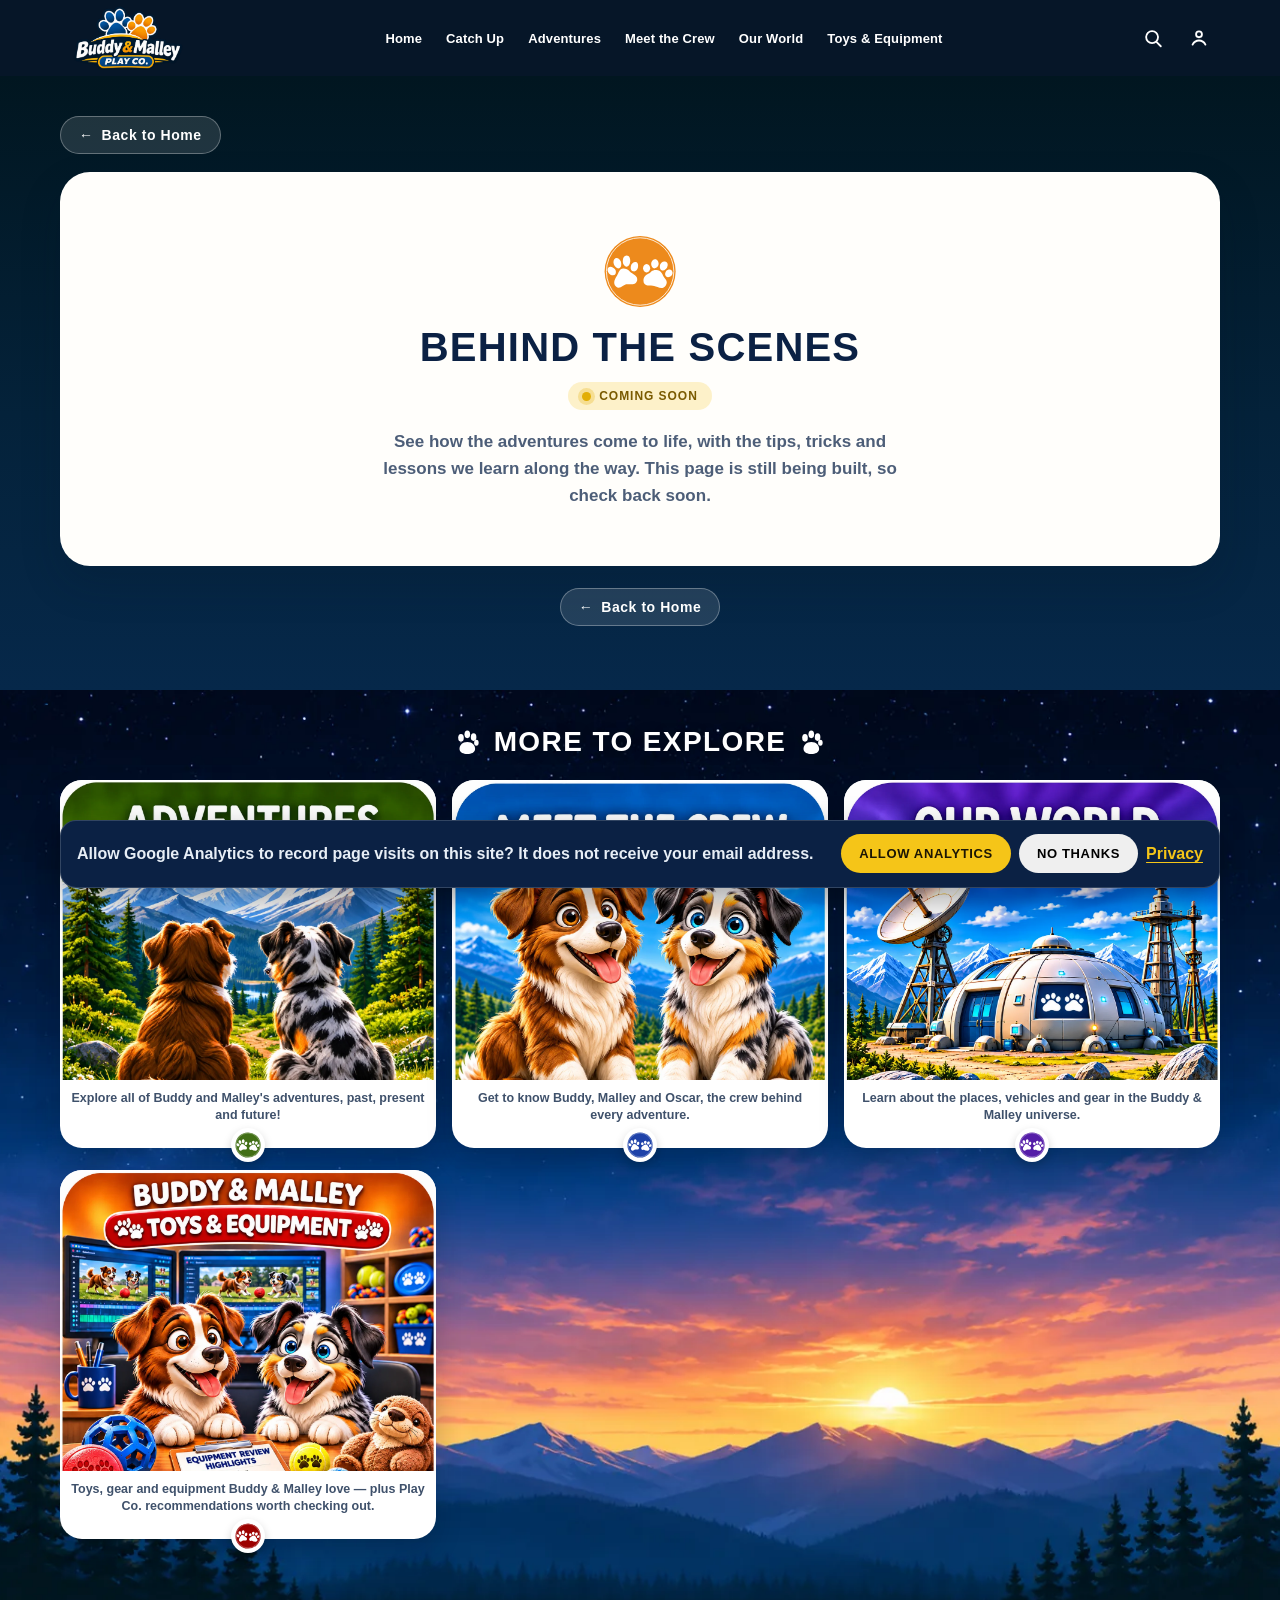
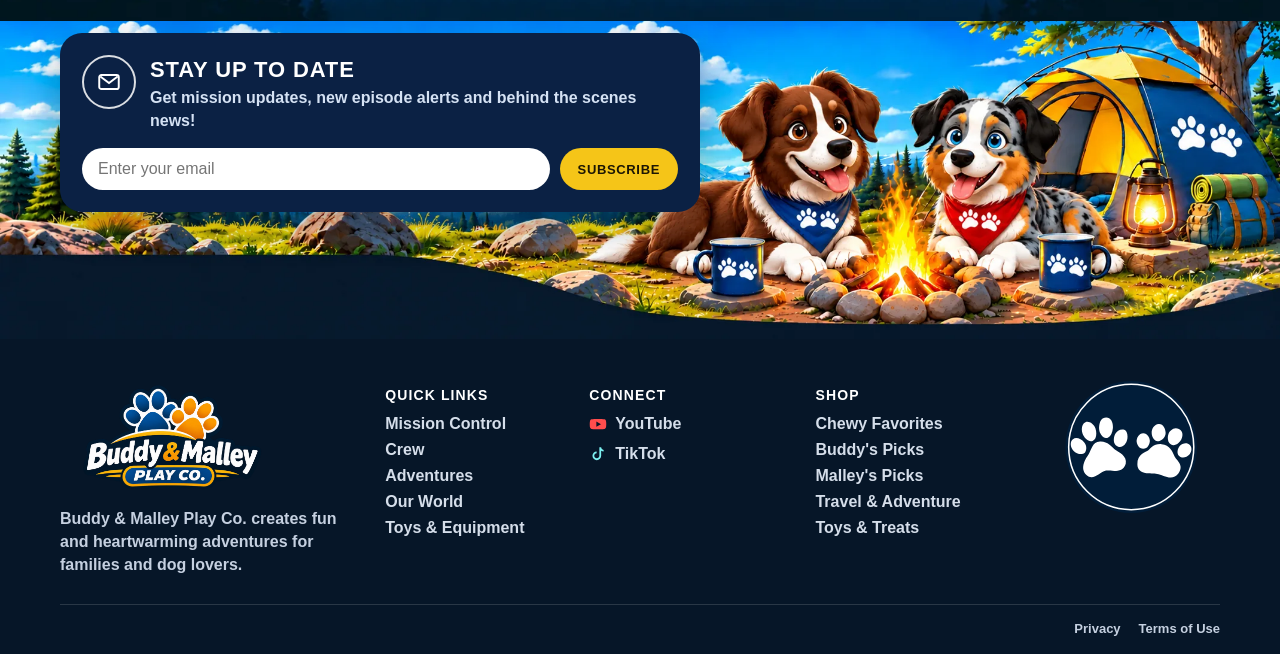
<file: behind-the-scenes.html>
<!DOCTYPE html>
<html lang="en">
<head>
  <script>
    window.dataLayer = window.dataLayer || [];
    function gtag(){dataLayer.push(arguments);}
    gtag('consent', 'default', {
      analytics_storage: 'denied',
      ad_storage: 'denied',
      ad_user_data: 'denied',
      ad_personalization: 'denied'
    });
    window.bmLoadAnalytics = function () {
      if (window.bmAnalyticsLoaded) return;
      window.bmAnalyticsLoaded = true;
      gtag('consent', 'update', { analytics_storage: 'granted' });
      gtag('js', new Date());
      gtag('config', 'G-28VXV1EG1T', { send_page_view: true, allow_google_signals: false });
      var script = document.createElement('script');
      script.async = true;
      script.src = 'https://www.googletagmanager.com/gtag/js?id=G-28VXV1EG1T';
      document.head.appendChild(script);
    };
    try {
      if (localStorage.getItem('bm-analytics') === 'granted') window.bmLoadAnalytics();
    } catch (ignore) {}
  </script>
  <meta charset="UTF-8">
  <meta name="viewport" content="width=device-width, initial-scale=1">
  <meta http-equiv="Content-Security-Policy" content="default-src 'self'; base-uri 'self'; object-src 'none'; frame-src 'none'; form-action 'self' https://*.sibforms.com; script-src 'self' 'unsafe-inline' https://sibforms.com https://www.googletagmanager.com; style-src 'self' 'unsafe-inline' https://fonts.googleapis.com; font-src 'self' https://fonts.gstatic.com; img-src 'self' data: https://www.google-analytics.com https://www.googletagmanager.com; connect-src 'self' https://fonts.googleapis.com https://fonts.gstatic.com https://sibforms.com https://*.sibforms.com https://www.google-analytics.com https://*.google-analytics.com https://*.analytics.google.com https://www.googletagmanager.com">
  <title>Behind the Scenes (Coming Soon) | Buddy &amp; Malley Play Co.</title>
  <meta name="description" content="See how Buddy &amp; Malley's adventures come to life, with the tips, tricks and lessons we learn along the way. Coming soon.">
  <meta name="robots" content="noindex, follow">
  <meta name="theme-color" content="#061628">
  <link rel="sitemap" type="application/xml" title="Sitemap" href="https://buddymalleyplayco.com/sitemap.xml">
  <link rel="canonical" href="https://buddymalleyplayco.com/behind-the-scenes.html">
  <link rel="icon" href="Images/Explore/Explore_Icon_Meet.svg">
  <link rel="preconnect" href="https://fonts.googleapis.com">
  <link rel="preconnect" href="https://fonts.gstatic.com" crossorigin>
  <link href="https://fonts.googleapis.com/css2?family=Montserrat:wght@600;700;800;900&family=Nunito:wght@400;600;700;800&display=swap" rel="stylesheet">
  <link rel="stylesheet" href="styles.css">

  <meta property="og:type" content="website">
  <meta property="og:site_name" content="Buddy &amp; Malley Play Co.">
  <meta property="og:title" content="Behind the Scenes (Coming Soon) | Buddy &amp; Malley Play Co.">
  <meta property="og:description" content="See how Buddy &amp; Malley's adventures come to life, with the tips, tricks and lessons we learn along the way. Coming soon.">
  <meta property="og:url" content="https://buddymalleyplayco.com/behind-the-scenes.html">
  <meta property="og:image" content="https://buddymalleyplayco.com/Images/og-image.jpg">
  <meta property="og:image:width" content="1200">
  <meta property="og:image:height" content="630">
  <meta property="og:image:alt" content="Buddy and Malley, two Australian Shepherds, camping by a lake at sunset">
  <meta property="og:locale" content="en_US">
  <meta name="twitter:card" content="summary_large_image">
  <meta name="twitter:title" content="Behind the Scenes (Coming Soon) | Buddy &amp; Malley Play Co.">
  <meta name="twitter:description" content="See how Buddy &amp; Malley's adventures come to life, with the tips, tricks and lessons we learn along the way. Coming soon.">
  <meta name="twitter:image" content="https://buddymalleyplayco.com/Images/og-image.jpg">
  <meta name="twitter:image:alt" content="Buddy and Malley, two Australian Shepherds, camping by a lake at sunset">
  <script type="application/ld+json">
  {
    "@context": "https://schema.org",
    "@graph": [
      {
        "@type": "Organization",
        "@id": "https://buddymalleyplayco.com/#organization",
        "name": "Buddy & Malley Play Co.",
        "url": "https://buddymalleyplayco.com/",
        "logo": "https://buddymalleyplayco.com/Images/logo.webp",
        "description": "Buddy & Malley Play Co. creates fun and heartwarming adventures for families and dog lovers.",
        "sameAs": ["https://www.youtube.com/@BuddyMalleyPlayCo"]
      },
      {
        "@type": "WebSite",
        "@id": "https://buddymalleyplayco.com/#website",
        "url": "https://buddymalleyplayco.com/",
        "name": "Buddy & Malley Play Co.",
        "publisher": { "@id": "https://buddymalleyplayco.com/#organization" },
        "inLanguage": "en"
      },
      {
        "@type": "WebPage",
        "@id": "https://buddymalleyplayco.com/behind-the-scenes.html#webpage",
        "url": "https://buddymalleyplayco.com/behind-the-scenes.html",
        "name": "Behind the Scenes (Coming Soon) | Buddy & Malley Play Co.",
        "description": "See how Buddy & Malley's adventures come to life, with the tips, tricks and lessons we learn along the way. Coming soon.",
        "isPartOf": { "@id": "https://buddymalleyplayco.com/#website" },
        "about": { "@id": "https://buddymalleyplayco.com/#organization" },
        "inLanguage": "en"
      }
    ]
  }
  </script>
</head>
<body data-page="scenes">
  <a class="skip" href="#content">Skip to content</a>

  <header class="site-header">
    <div class="wrap nav-inner">
      <a class="brand" href="index.html">
        <img src="Images/logo.webp" alt="Buddy &amp; Malley Play Co." width="1774" height="887">
      </a>

      <ul class="nav-links" id="site-nav">
        <li><a href="index.html">Home</a></li>
        <li><a href="index.html#catch-up">Catch Up</a></li>
        <li><a href="adventures.html">Adventures</a></li>
        <li><a href="meet-the-crew.html">Meet the Crew</a></li>
        <li><a href="our-world.html">Our World</a></li>
        <li hidden><a href="behind-the-scenes.html" aria-current="page">Behind the Scenes</a></li>
        <li><a href="toys-and-equipment.html">Toys &amp; Equipment</a></li>
      </ul>

      <div class="nav-tools">
        <button class="icon-btn" type="button" id="open-search" aria-haspopup="dialog" aria-controls="search-dialog" commandfor="search-dialog" command="show-modal">
          <span class="visually-hidden">Search</span>
          <svg viewBox="0 0 24 24" width="22" height="22" aria-hidden="true">
            <circle cx="11" cy="11" r="6.5" fill="none" stroke="currentColor" stroke-width="2"/>
            <path d="M16 16.5 20.5 21" fill="none" stroke="currentColor" stroke-width="2" stroke-linecap="round"/>
          </svg>
        </button>
        <button class="icon-btn" type="button" id="open-account" aria-haspopup="dialog" aria-controls="account-dialog" commandfor="account-dialog" command="show-modal">
          <span class="visually-hidden">Account</span>
          <svg viewBox="0 0 24 24" width="22" height="22" aria-hidden="true">
            <circle cx="12" cy="8" r="3.2" fill="none" stroke="currentColor" stroke-width="2"/>
            <path d="M5 19.2c1.5-3 3.9-4.5 7-4.5s5.5 1.5 7 4.5" fill="none" stroke="currentColor" stroke-width="2" stroke-linecap="round"/>
          </svg>
        </button>
        <button class="icon-btn nav-toggle" type="button" aria-expanded="false" aria-controls="site-nav">
          <span class="visually-hidden">Menu</span>
          <svg viewBox="0 0 24 24" width="22" height="22" aria-hidden="true">
            <path d="M4 7h16M4 12h16M4 17h16" fill="none" stroke="currentColor" stroke-width="2" stroke-linecap="round"/>
          </svg>
        </button>
      </div>
    </div>
  </header>

  <main id="content">
    <!-- noindex while this page is 'coming soon': remove the noindex tag in <head> when it has real content -->
    <section class="details page-details" id="details">
      <div class="wrap">
      <a class="back-link" href="index.html#explore-world"><span aria-hidden="true">&larr;</span> Back to Home</a>
      <article class="details-panel soon" id="details-scenes" aria-labelledby="details-scenes-title">
                <img class="soon-icon" src="Images/Explore/Explore_Icon_Scenes.svg" alt="">
                <h1 id="details-scenes-title">Behind the Scenes</h1>
                <p class="chapter-status">Coming soon</p>
                <p>See how the adventures come to life, with the tips, tricks and lessons we learn along the way. This page is still being built, so check back soon.</p>
              </article>
      <a class="back-link back-bottom" href="index.html#explore-world"><span aria-hidden="true">&larr;</span> Back to Home</a>
      </div>
    </section>

    <section class="missions more-explore" aria-labelledby="more-title">
      <div class="wrap">
        <h2 class="world-title" id="more-title">
          <svg viewBox="0 0 80 80" aria-hidden="true"><g fill="currentColor"><ellipse cx="20" cy="28" rx="8" ry="11"/><ellipse cx="38" cy="18" rx="8" ry="11"/><ellipse cx="56" cy="26" rx="8" ry="11"/><ellipse cx="64" cy="42" rx="6.5" ry="8.5"/><path d="M38 40c-14 0-24 10-22 22 1.6 8 10 12 22 12s20.4-4 22-12c2-12-8-22-22-22z"/></g></svg>
          More to Explore
          <svg viewBox="0 0 80 80" aria-hidden="true"><g fill="currentColor"><ellipse cx="20" cy="28" rx="8" ry="11"/><ellipse cx="38" cy="18" rx="8" ry="11"/><ellipse cx="56" cy="26" rx="8" ry="11"/><ellipse cx="64" cy="42" rx="6.5" ry="8.5"/><path d="M38 40c-14 0-24 10-22 22 1.6 8 10 12 22 12s20.4-4 22-12c2-12-8-22-22-22z"/></g></svg>
        </h2>
        <div class="more-grid">
          <a class="world-card" href="adventures.html">
            <img class="art" loading="lazy" decoding="async" src="Images/Explore/Explore_Adventures.webp" width="1254" height="1254" alt="Buddy and Malley sitting on a rock looking out over a mountain valley. Adventures.">
            <p>Explore all of Buddy and Malley's adventures, past, present and future!</p>
            <img class="badge" loading="lazy" decoding="async" src="Images/Explore/Explore_Icon_Adventures.svg" alt="">
          </a>
          <a class="world-card" href="meet-the-crew.html">
            <img class="art" loading="lazy" decoding="async" src="Images/Explore/Explore_Meet.webp" width="1254" height="1254" alt="Buddy and Malley smiling in front of snowy mountains. Meet the Crew.">
            <p>Get to know Buddy, Malley and Oscar, the crew behind every adventure.</p>
            <img class="badge" loading="lazy" decoding="async" src="Images/Explore/Explore_Icon_Meet.svg" alt="">
          </a>
          <a class="world-card" href="our-world.html">
            <img class="art" loading="lazy" decoding="async" src="Images/Explore/Explore_Our_World.webp" width="1254" height="1254" alt="A mountain base station with a satellite dish and radio towers. Our World.">
            <p>Learn about the places, vehicles and gear in the Buddy &amp; Malley universe.</p>
            <img class="badge" loading="lazy" decoding="async" src="Images/Explore/Explore_Icon_World.svg" alt="">
          </a>
          <a class="world-card" href="toys-and-equipment.html">
            <img class="art" loading="lazy" decoding="async" src="Images/Explore/Explore_Toys.webp" width="1254" height="1254" alt="Buddy and Malley at a desk with toys and gear on the shelves behind them. Toys and Equipment.">
            <p>Toys, gear and equipment Buddy &amp; Malley love — plus Play Co. recommendations worth checking out.</p>
            <img class="badge" loading="lazy" decoding="async" src="Images/Explore/Explore_Icon_Toys.svg" alt="">
          </a>
        </div>
      </div>
    </section>

    <section class="signup" id="signup" aria-labelledby="signup-title">
      <div class="signup-photo" aria-hidden="true">
        <img loading="lazy" decoding="async" src="Images/Backgrounds/Explore.webp" width="2172" height="724" alt="">
      </div>
      <div class="wrap signup-layout">
        <div id="sib-form-container" class="signup-card">
          <div id="error-message" class="sib-form-message-panel" role="alert">
            <div class="sib-form-message-panel__text sib-form-message-panel__text--center">
              <svg viewBox="0 0 512 512" class="sib-icon sib-notification__icon" aria-hidden="true">
                <path d="M256 40c118.621 0 216 96.075 216 216 0 119.291-96.61 216-216 216-119.244 0-216-96.562-216-216 0-119.203 96.602-216 216-216m0-32C119.043 8 8 119.083 8 256c0 136.997 111.043 248 248 248s248-111.003 248-248C504 119.083 392.957 8 256 8zm-11.49 120h22.979c6.823 0 12.274 5.682 11.99 12.5l-7 168c-.268 6.428-5.556 11.5-11.99 11.5h-8.979c-6.433 0-11.722-5.073-11.99-11.5l-7-168c-.283-6.818 5.167-12.5 11.99-12.5zM256 340c-15.464 0-28 12.536-28 28s12.536 28 28 28 28-12.536 28-28-12.536-28-28-28z" />
              </svg>
              <span class="sib-form-message-panel__inner-text">Your subscription could not be saved. Please try again.</span>
            </div>
          </div>
          <div id="success-message" class="sib-form-message-panel" role="status">
            <div class="sib-form-message-panel__text sib-form-message-panel__text--center">
              <svg viewBox="0 0 512 512" class="sib-icon sib-notification__icon" aria-hidden="true">
                <path d="M256 8C119.033 8 8 119.033 8 256s111.033 248 248 248 248-111.033 248-248S392.967 8 256 8zm0 464c-118.664 0-216-96.055-216-216 0-118.663 96.055-216 216-216 118.664 0 216 96.055 216 216 0 118.663-96.055 216-216 216zm141.63-274.961L217.15 376.071c-4.705 4.667-12.303 4.637-16.97-.068l-85.878-86.572c-4.667-4.705-4.637-12.303.068-16.97l8.52-8.451c4.705-4.667 12.303-4.637 16.97.068l68.976 69.533 163.441-162.13c4.705-4.667 12.303-4.637 16.97.068l8.451 8.52c4.668 4.705 4.637 12.303-.068 16.97z" />
              </svg>
              <span class="sib-form-message-panel__inner-text">Almost there! Check your email and click the confirmation link to join Buddy &amp; Malley’s updates. 🐾</span>
            </div>
          </div>
          <div class="signup-head">
            <span class="mail-badge" aria-hidden="true">
              <svg viewBox="0 0 24 24" width="26" height="26">
                <rect x="3" y="5.5" width="18" height="13" rx="2" fill="none" stroke="currentColor" stroke-width="1.8"/>
                <path d="m4 7 8 6 8-6" fill="none" stroke="currentColor" stroke-width="1.8"/>
              </svg>
            </span>
            <div>
              <h2 id="signup-title">Stay Up to Date</h2>
              <p>Get mission updates, new episode alerts and behind the scenes news!</p>
            </div>
          </div>
          <div id="sib-container">
            <form id="sib-form" method="POST" action="https://b4734563.sibforms.com/serve/[base64]" data-type="subscription">
              <div class="signup-row">
                <div class="sib-input">
                <div class="form__entry entry_block">
                  <label class="visually-hidden" for="EMAIL">Email</label>
                  <div class="entry__field">
                    <input class="input" id="EMAIL" name="EMAIL" type="email" inputmode="email" autocomplete="email" placeholder="Enter your email" data-required="true" required>
                  </div>
                  <label class="entry__error entry__error--primary"></label>
                </div>
                </div>
                <button class="btn gold sib-form-block__button sib-form-block__button-with-loader" type="submit">
                  <svg class="icon clickable__icon progress-indicator__icon sib-hide-loader-icon" viewBox="0 0 512 512" aria-hidden="true">
                    <path d="M460.116 373.846l-20.823-12.022c-5.541-3.199-7.54-10.159-4.663-15.874 30.137-59.886 28.343-131.652-5.386-189.946-33.641-58.394-94.896-95.833-161.827-99.676C261.028 55.961 256 50.751 256 44.352V20.309c0-6.904 5.808-12.337 12.703-11.982 83.556 4.306 160.163 50.864 202.11 123.677 42.063 72.696 44.079 162.316 6.031 236.832-3.14 6.148-10.75 8.461-16.728 5.01z" />
                  </svg>
                  Subscribe
                </button>
              </div>
              <input type="text" name="email_address_check" value="" class="input--hidden" autocomplete="off" tabindex="-1" aria-hidden="true">
              <input type="hidden" name="locale" value="en">
            </form>
          </div>
        </div>
      </div>
    </section>
  </main>

  <footer class="site-footer">
    <div class="wrap footer-grid">
      <div>
        <a class="brand" href="index.html">
          <img loading="lazy" decoding="async" src="Images/logo.webp" alt="Buddy &amp; Malley Play Co." width="1774" height="887">
        </a>
        <p class="footer-blurb">Buddy &amp; Malley Play Co. creates fun and heartwarming adventures for families and dog lovers.</p>
      </div>
      <div>
        <h2>Quick Links</h2>
        <ul>
          <li><a href="index.html">Mission Control</a></li>
          <li><a href="meet-the-crew.html">Crew</a></li>
          <li><a href="adventures.html">Adventures</a></li>
          <li><a href="our-world.html">Our World</a></li>
          <li hidden><a href="behind-the-scenes.html">Behind the Scenes</a></li>
          <li><a href="toys-and-equipment.html">Toys &amp; Equipment</a></li>
          <li hidden><a href="toys-and-equipment.html">Store</a></li>
        </ul>
      </div>
      <div>
        <h2>Connect</h2>
        <ul class="connect-list">
          <li><button type="button" data-social="YouTube"><svg viewBox="0 0 24 24" aria-hidden="true"><path fill="#ff4d4d" d="M23 12.2s0-3.2-.4-4.6c-.2-.9-.9-1.6-1.8-1.8C19.2 5.4 12 5.4 12 5.4s-7.2 0-8.8.4c-.9.2-1.6.9-1.8 1.8C1 9 1 12.2 1 12.2s0 3.2.4 4.6c.2.9.9 1.6 1.8 1.8 1.6.4 8.8.4 8.8.4s7.2 0 8.8-.4c.9-.2 1.6-.9 1.8-1.8.4-1.4.4-4.6.4-4.6zM9.8 15.6V8.8l6.2 3.4-6.2 3.4z"/></svg>YouTube</button></li>
          <li><button type="button" data-social="TikTok"><svg viewBox="0 0 24 24" aria-hidden="true"><path fill="#7cf0f0" d="M14 3h2.2c.3 1.8 1.4 3.2 3.3 3.6v2.2c-1.2 0-2.3-.4-3.3-1v6.6c0 3.3-2.5 5.8-5.8 5.8S4.6 17.7 4.6 14.4c0-3.2 2.4-5.7 5.6-5.8v2.4c-1.8.1-3.2 1.6-3.2 3.4 0 1.9 1.5 3.4 3.4 3.4s3.4-1.5 3.4-3.4V3z"/></svg>TikTok</button></li>
          <li hidden><button type="button" data-social="Instagram"><svg viewBox="0 0 24 24" aria-hidden="true"><rect x="3" y="3" width="18" height="18" rx="5" fill="none" stroke="#f7a1c4" stroke-width="2"/><circle cx="12" cy="12" r="4" fill="none" stroke="#f7a1c4" stroke-width="2"/><circle cx="17.2" cy="6.8" r="1" fill="#f7a1c4"/></svg>Instagram</button></li>
          <li hidden><button type="button" data-social="Facebook"><svg viewBox="0 0 24 24" aria-hidden="true"><path fill="#7eb6ff" d="M14 9h3V6h-3c-2.2 0-4 1.8-4 4v2H8v3h2v7h3v-7h2.6l.4-3H13v-2c0-.6.4-1 1-1z"/></svg>Facebook</button></li>
          <li hidden><button type="button" data-social="X"><svg viewBox="0 0 24 24" aria-hidden="true"><path fill="#fff" d="M4 4h4.2l3.5 4.8L15.6 4H20l-6.2 7.3L20.4 20h-4.2l-3.8-5.2L8.2 20H4l6.6-7.7z"/></svg>X</button></li>
        </ul>
      </div>
      <div>
        <h2>Shop</h2>
        <ul>
          <li><a href="toys-and-equipment.html">Chewy Favorites</a></li>
          <li><a href="toys-and-equipment.html">Buddy's Picks</a></li>
          <li><a href="toys-and-equipment.html">Malley's Picks</a></li>
          <li><a href="toys-and-equipment.html">Travel &amp; Adventure</a></li>
          <li><a href="toys-and-equipment.html">Toys &amp; Treats</a></li>
        </ul>
      </div>
      <img loading="lazy" decoding="async" class="footer-mark" src="Images/Explore/Footer_Icon.svg" alt="" width="1170" height="866">
    </div>
    <div class="wrap legal">
      <button type="button" data-dialog="privacy-dialog" commandfor="privacy-dialog" command="show-modal">Privacy</button>
      <button type="button" data-dialog="terms-dialog" commandfor="terms-dialog" command="show-modal">Terms of Use</button>
      <button type="button" data-dialog="contact-dialog" commandfor="contact-dialog" command="show-modal" hidden>Contact</button>
    </div>
  </footer>

  <dialog id="search-dialog" aria-labelledby="search-title" closedby="any">
    <form class="dialog-card" id="search-form" role="search">
      <div class="dialog-head">
        <h2 id="search-title">Search</h2>
        <button class="dialog-x" type="button" data-close commandfor="search-dialog" command="close">Close</button>
      </div>
      <label class="visually-hidden" for="search-input">Search the site</label>
      <input id="search-input" type="search" placeholder="Try crew, store, episode, parents..." autocomplete="off" autofocus>
      <ul id="search-results"></ul>
    </form>
  </dialog>

  <dialog id="account-dialog" aria-labelledby="account-title" closedby="any">
    <div class="dialog-card">
      <div class="dialog-head">
        <h2 id="account-title">Crew accounts</h2>
        <button class="dialog-x" type="button" data-close commandfor="account-dialog" command="close">Close</button>
      </div>
      <p>Passes for the crew aren't open yet. Check back when the next adventure launches.</p>
    </div>
  </dialog>

  <dialog id="privacy-dialog" aria-labelledby="privacy-title" closedby="any">
    <div class="dialog-card">
      <div class="dialog-head">
        <h2 id="privacy-title">Privacy</h2>
        <button class="dialog-x" type="button" data-close commandfor="privacy-dialog" command="close">Close</button>
      </div>
      <p>Buddy &amp; Malley Play Co. respects your privacy.</p>
      <p>We may collect information you voluntarily provide, such as your email address if you sign up for updates or contact us. We use this information only to provide the services or communications you requested.</p>
      <p>Our website may also collect basic technical information, such as browser type, device information, and website usage data, to help us understand how visitors use the site and improve their experience.</p>
      <p>If you choose Allow analytics, this site loads Google Analytics 4. Google may set cookies and receive the page you visit, general device and browser information, and an approximate location derived from your IP address. It can also record that a visit continued to another website, such as a retailer linked from this site. We do not send your name, email address, or newsletter signup to Google Analytics. If you choose No thanks, the Google Analytics tag is not loaded. You can change that choice later by clearing this site's stored data in your browser.</p>
      <p>We do not sell your personal information.</p>
      <p>Our website may contain links to third-party websites and services, including social media platforms, video platforms, and retailers. Those websites have their own privacy practices, and Buddy &amp; Malley Play Co. is not responsible for how third-party sites collect or use information.</p>
      <p>Some links on this website may be affiliate links. If you make a purchase through an affiliate link, Buddy &amp; Malley Play Co. may receive a commission at no additional cost to you.</p>
      <p>Because Buddy &amp; Malley Play Co. creates family-friendly content, we take children's privacy seriously. We do not knowingly collect personal information directly from children under 13 without appropriate parental consent.</p>
      <p>This privacy notice may be updated as the website grows and new features are introduced.</p>
      <p>Last updated: November 24, 2026</p>
    </div>
  </dialog>

  <dialog id="terms-dialog" aria-labelledby="terms-title" closedby="any">
    <div class="dialog-card">
      <div class="dialog-head">
        <h2 id="terms-title">Terms of Use</h2>
        <button class="dialog-x" type="button" data-close commandfor="terms-dialog" command="close">Close</button>
      </div>
      <p>Welcome to Buddy &amp; Malley Play Co. By using this website, you agree to the following terms.</p>
      <h3>Content</h3>
      <p>The stories, characters, artwork, videos, graphics, logos, written content, and other original materials presented by Buddy &amp; Malley Play Co. are provided for personal, non-commercial enjoyment unless otherwise stated.</p>
      <p>You may share links to our website, videos, and social media content. However, you may not copy, reproduce, republish, sell, or distribute our original content as your own without permission.</p>
      <p>Buddy, Malley, Oscar, and the Buddy &amp; Malley Play Co. brand and related creative materials may not be used to imply sponsorship, endorsement, or affiliation without permission.</p>
      <h3>Family-Friendly Entertainment</h3>
      <p>Buddy &amp; Malley Play Co. provides family-friendly entertainment inspired by the adventures and personalities of the real Buddy and Malley.</p>
      <p>Some stories, scenes, characters, and situations are fictional or creatively produced for entertainment purposes.</p>
      <h3>Third-Party Links</h3>
      <p>This website may contain links to third-party websites, retailers, social media platforms, video platforms, and other services.</p>
      <p>Buddy &amp; Malley Play Co. does not control these third-party services and is not responsible for their content, availability, products, services, or privacy practices.</p>
      <h3>Affiliate Links</h3>
      <p>Some links on this website may be affiliate links. If you purchase something through one of these links, Buddy &amp; Malley Play Co. may earn a commission at no additional cost to you.</p>
      <p>Affiliate relationships do not change our commitment to clearly distinguish products Buddy and Malley have actually used or tested from products that are simply recommended.</p>
      <h3>Products and Recommendations</h3>
      <p>Information about toys, equipment, and other products is provided for general informational purposes based on our experiences, research, or opinions.</p>
      <p>Every dog is different. Always choose products appropriate for your dog's size, behavior, and chewing habits, supervise play when appropriate, and follow the manufacturer's safety instructions.</p>
      <h3>Website Availability</h3>
      <p>We work to keep the website accurate and available, but we cannot guarantee that every feature, link, or page will always be available or error-free.</p>
      <p>Content and features may be added, updated, changed, or removed as Buddy &amp; Malley Play Co. grows.</p>
      <h3>Changes to These Terms</h3>
      <p>These Terms of Use may be updated from time to time as the website and Buddy &amp; Malley Play Co. evolve.</p>
      <p>Continued use of the website after changes are posted constitutes acceptance of the updated terms.</p>
      <p>Last updated: October 31, 2026</p>
    </div>
  </dialog>

  <dialog id="contact-dialog" aria-labelledby="contact-title" closedby="any">
    <div class="dialog-card">
      <div class="dialog-head">
        <h2 id="contact-title">Contact</h2>
        <button class="dialog-x" type="button" data-close commandfor="contact-dialog" command="close">Close</button>
      </div>
      <p>The mailbox is still being set up. Leave your email in Stay Up to Date and the crew will know you stopped by.</p>
    </div>
  </dialog>

  <div class="toast" id="toast" role="status" hidden></div>

  <script>
    window.REQUIRED_CODE_ERROR_MESSAGE = 'Please choose a country code';
    window.LOCALE = 'en';
    window.EMAIL_INVALID_MESSAGE = window.SMS_INVALID_MESSAGE = "The information provided is invalid. Please review the field format and try again.";
    window.REQUIRED_ERROR_MESSAGE = "This field cannot be left blank. ";
    window.GENERIC_INVALID_MESSAGE = "The information provided is invalid. Please review the field format and try again.";
    window.INVALID_NUMBER = "The information provided is invalid. Please review the field format and try again.";
    window.INVALID_DATE = "Please enter a valid date";
    window.REQUIRED_MULTISELECT_MESSAGE = 'Please select at least 1 option';
    window.translation = {
      common: {
        selectedList: '{quantity} list selected',
        selectedLists: '{quantity} lists selected',
        selectedOption: '{quantity} selected',
        selectedOptions: '{quantity} selected',
      }
    };
    var AUTOHIDE = Boolean(0);
  </script>
  <script defer src="https://sibforms.com/forms/end-form/build/main.js"></script>
  <script src="site.js" defer></script>
</body>
</html>
</file>
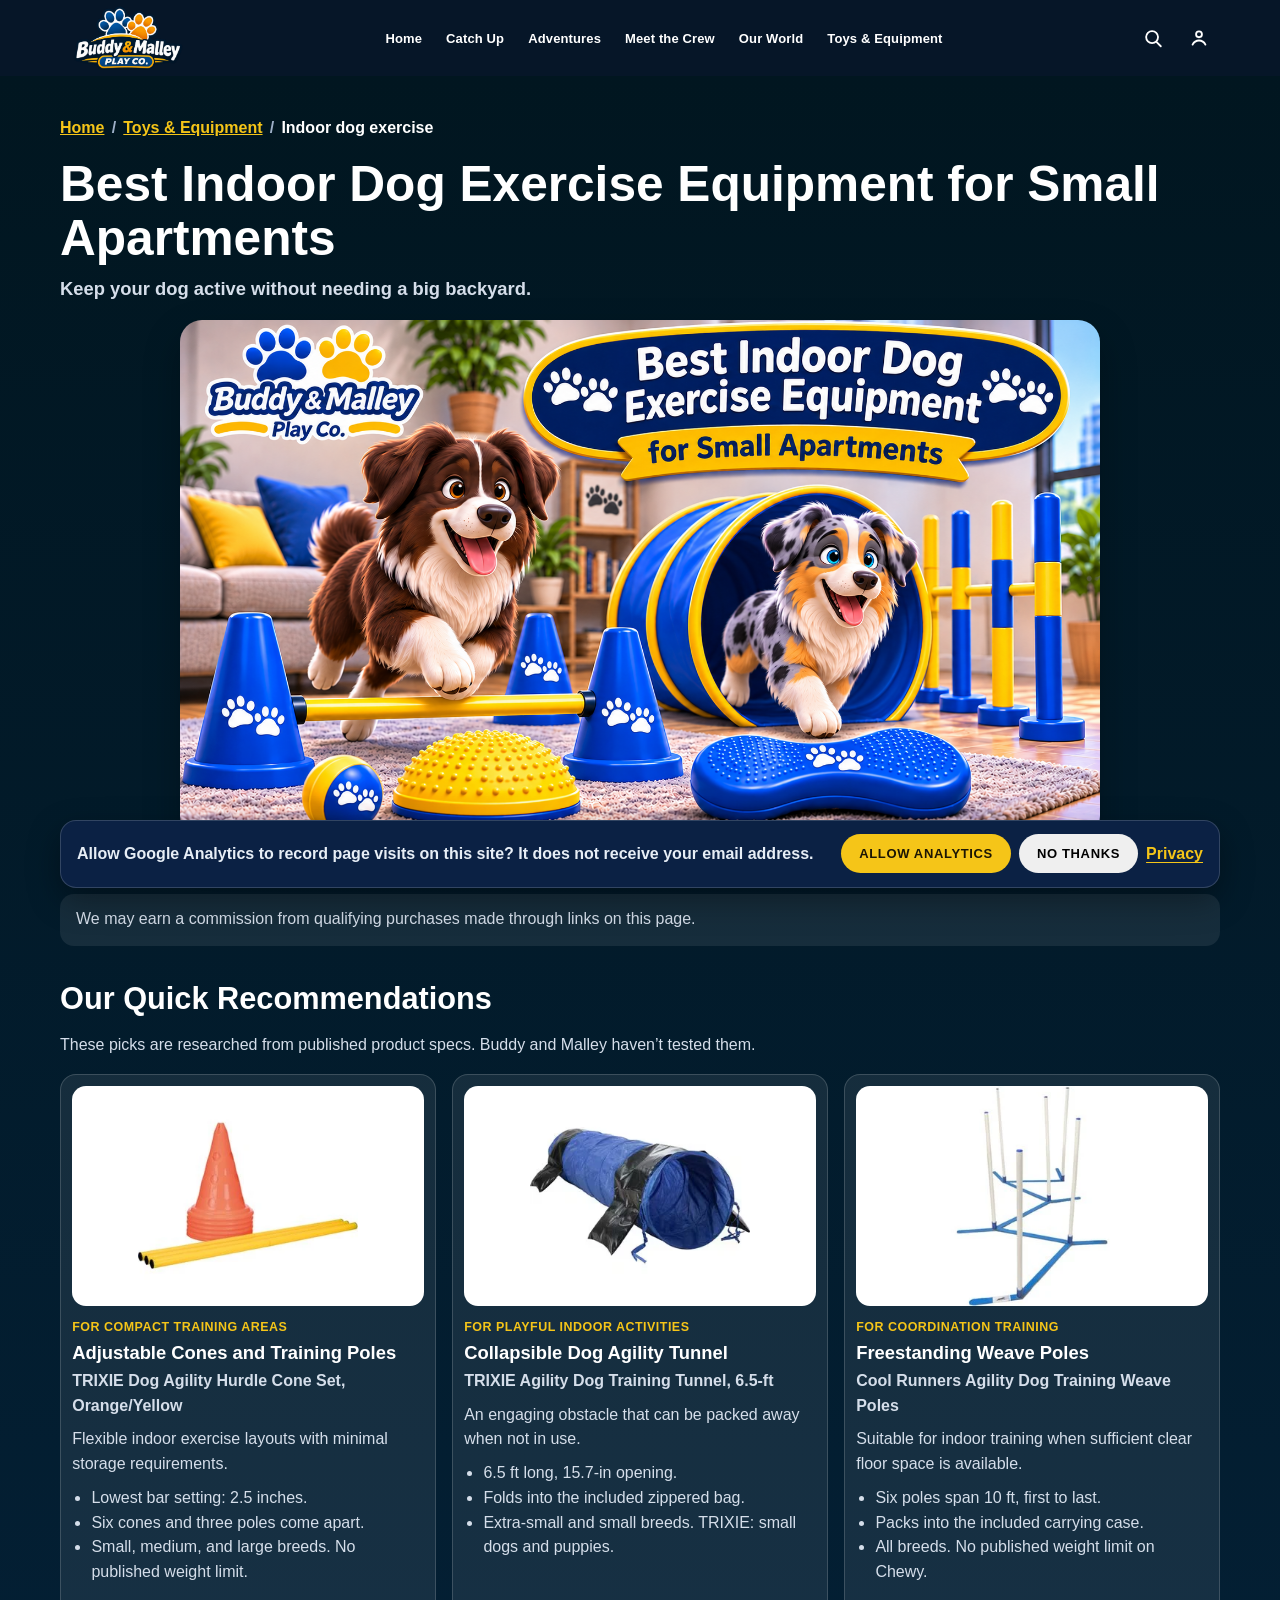
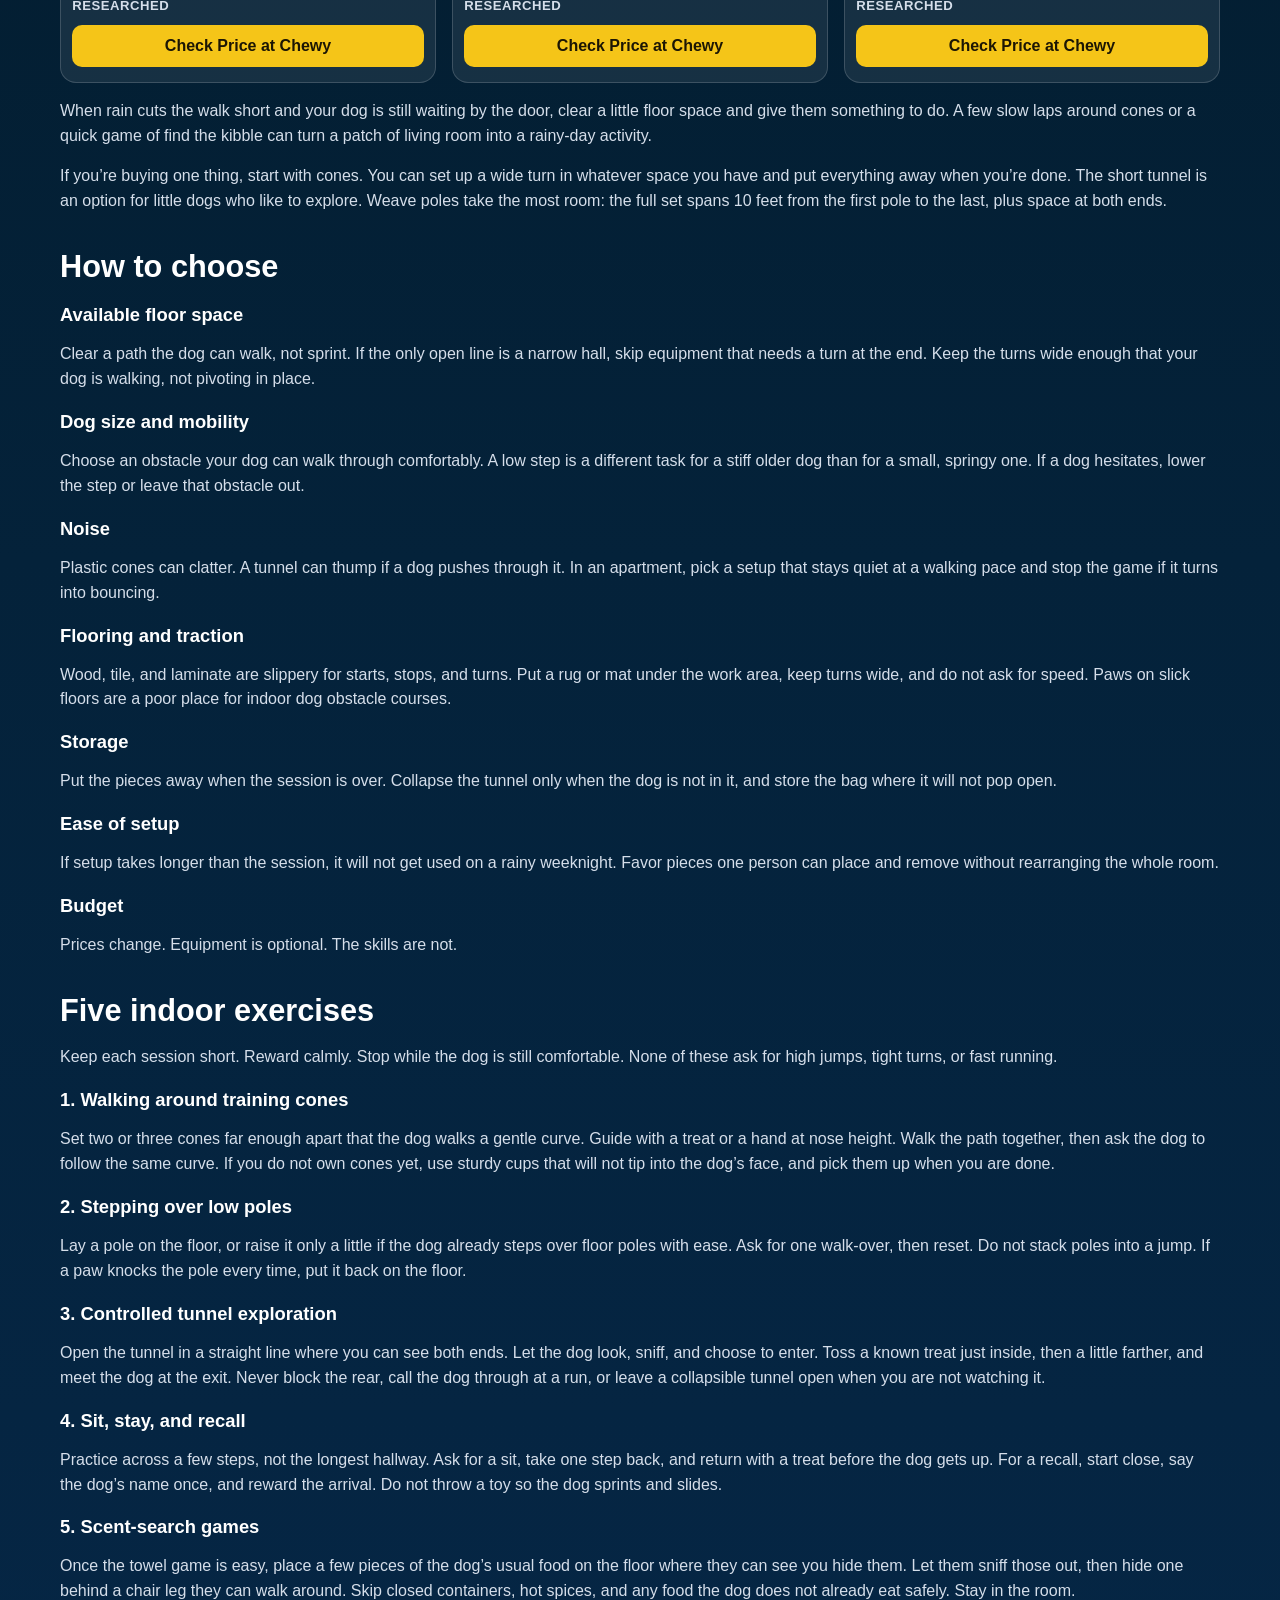
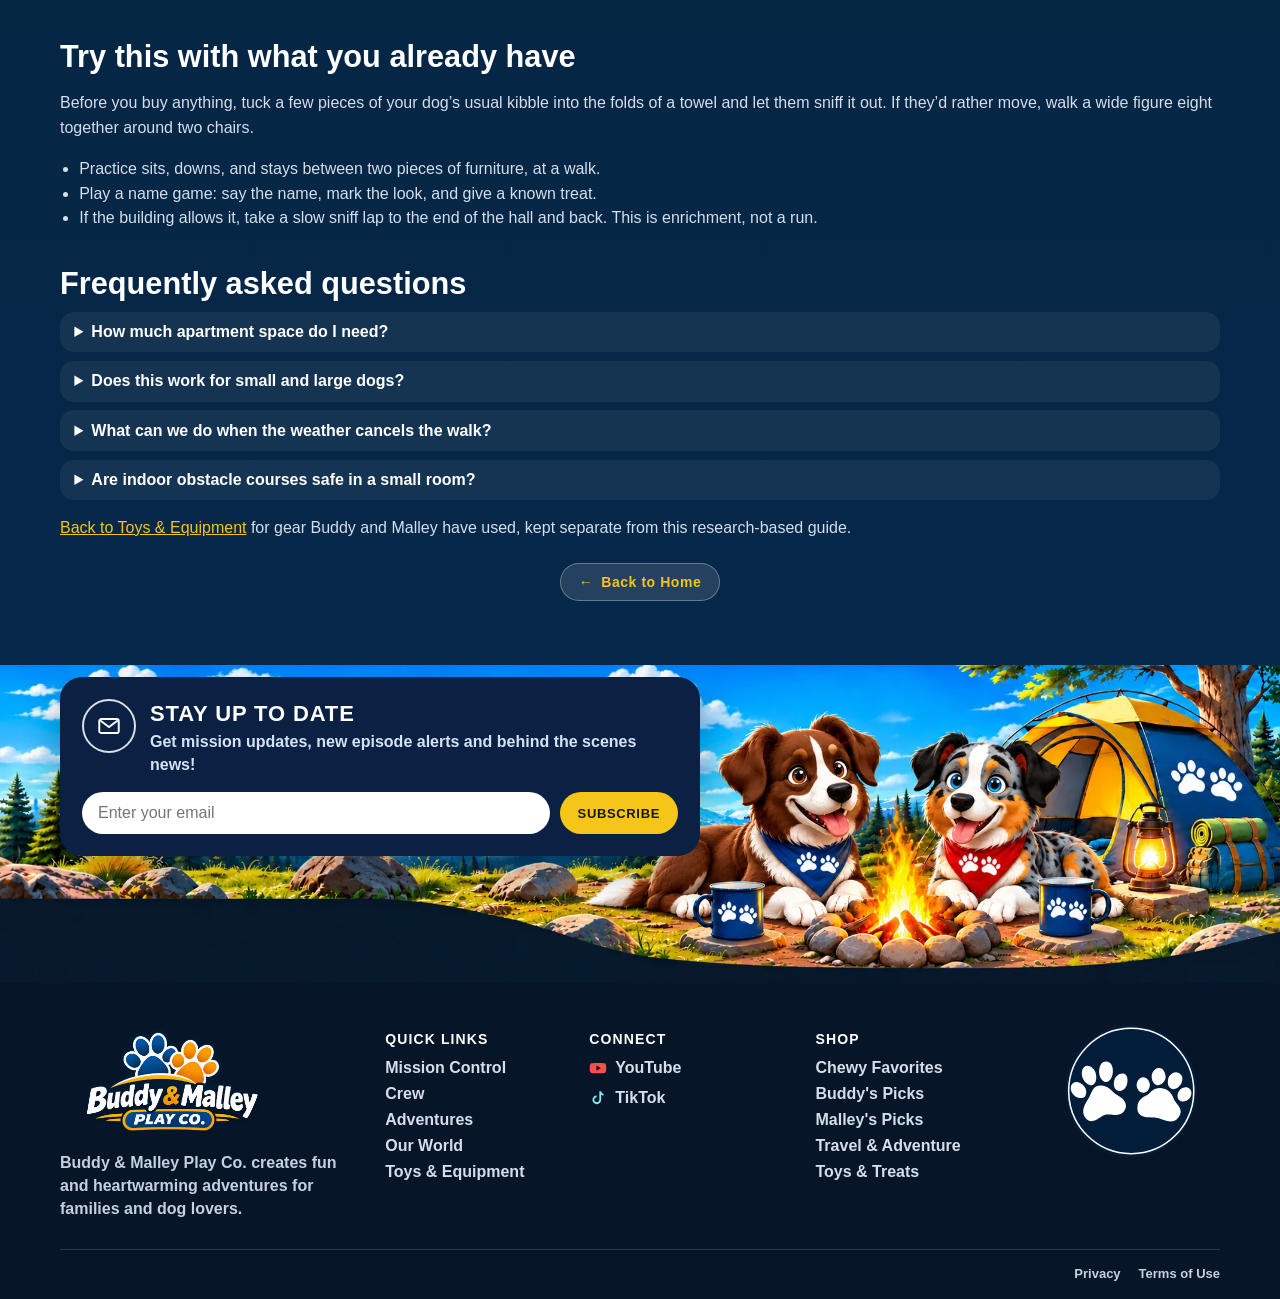
<file: indoor-dog-exercise-small-apartments.html>
<!DOCTYPE html>
<html lang="en">
<head>
  <script>
    window.dataLayer = window.dataLayer || [];
    function gtag(){dataLayer.push(arguments);}
    gtag('consent', 'default', {
      analytics_storage: 'denied',
      ad_storage: 'denied',
      ad_user_data: 'denied',
      ad_personalization: 'denied'
    });
    window.bmLoadAnalytics = function () {
      if (window.bmAnalyticsLoaded) return;
      window.bmAnalyticsLoaded = true;
      gtag('consent', 'update', { analytics_storage: 'granted' });
      gtag('js', new Date());
      gtag('config', 'G-28VXV1EG1T', { send_page_view: true, allow_google_signals: false });
      var script = document.createElement('script');
      script.async = true;
      script.src = 'https://www.googletagmanager.com/gtag/js?id=G-28VXV1EG1T';
      document.head.appendChild(script);
    };
    try {
      if (localStorage.getItem('bm-analytics') === 'granted') window.bmLoadAnalytics();
    } catch (ignore) {}
  </script>
  <meta charset="UTF-8">
  <meta name="viewport" content="width=device-width, initial-scale=1">
  <meta http-equiv="Content-Security-Policy" content="default-src 'self'; base-uri 'self'; object-src 'none'; frame-src 'none'; form-action 'self' https://*.sibforms.com; script-src 'self' 'unsafe-inline' https://sibforms.com https://www.googletagmanager.com; style-src 'self' 'unsafe-inline' https://fonts.googleapis.com; font-src 'self' https://fonts.gstatic.com; img-src 'self' data: https://www.google-analytics.com https://www.googletagmanager.com; connect-src 'self' https://fonts.googleapis.com https://fonts.gstatic.com https://sibforms.com https://*.sibforms.com https://www.google-analytics.com https://*.google-analytics.com https://*.analytics.google.com https://www.googletagmanager.com">
  <title>Best Indoor Dog Exercise Equipment for Small Apartments | Buddy &amp; Malley</title>
  <meta name="description" content="Explore compact indoor dog exercise equipment, apartment-friendly agility ideas, storage tips, and budget options for keeping dogs active indoors.">
  <meta name="robots" content="index, follow, max-image-preview:large">
  <meta name="theme-color" content="#061628">
  <link rel="sitemap" type="application/xml" title="Sitemap" href="https://buddymalleyplayco.com/sitemap.xml">
  <link rel="canonical" href="https://buddymalleyplayco.com/indoor-dog-exercise-small-apartments.html">
  <link rel="icon" href="Images/Explore/Explore_Icon_Meet.svg">
  <link rel="preconnect" href="https://fonts.googleapis.com">
  <link rel="preconnect" href="https://fonts.gstatic.com" crossorigin>
  <link href="https://fonts.googleapis.com/css2?family=Montserrat:wght@600;700;800;900&family=Nunito:wght@400;600;700;800&display=swap" rel="stylesheet">
  <link rel="stylesheet" href="styles.css">
  <meta property="og:type" content="article">
  <meta property="og:site_name" content="Buddy &amp; Malley Play Co.">
  <meta property="og:title" content="Best Indoor Dog Exercise Equipment for Small Apartments | Buddy &amp; Malley">
  <meta property="og:description" content="Explore compact indoor dog exercise equipment, apartment-friendly agility ideas, storage tips, and budget options for keeping dogs active indoors.">
  <meta property="og:url" content="https://buddymalleyplayco.com/indoor-dog-exercise-small-apartments.html">
  <meta property="og:image" content="https://buddymalleyplayco.com/Images/og-image.jpg">
  <meta property="og:image:width" content="1200">
  <meta property="og:image:height" content="630">
  <meta property="og:image:alt" content="Buddy and Malley, two Australian Shepherds, camping by a lake at sunset">
  <meta property="og:locale" content="en_US">
  <meta name="twitter:card" content="summary_large_image">
  <meta name="twitter:title" content="Best Indoor Dog Exercise Equipment for Small Apartments | Buddy &amp; Malley">
  <meta name="twitter:description" content="Explore compact indoor dog exercise equipment, apartment-friendly agility ideas, storage tips, and budget options for keeping dogs active indoors.">
  <meta name="twitter:image" content="https://buddymalleyplayco.com/Images/og-image.jpg">
  <meta name="twitter:image:alt" content="Buddy and Malley, two Australian Shepherds, camping by a lake at sunset">
  <script type="application/ld+json">
  {
    "@context": "https://schema.org",
    "@graph": [
      {
        "@type": "Organization",
        "@id": "https://buddymalleyplayco.com/#organization",
        "name": "Buddy & Malley Play Co.",
        "url": "https://buddymalleyplayco.com/",
        "logo": "https://buddymalleyplayco.com/Images/logo.webp",
        "description": "Buddy & Malley Play Co. creates fun and heartwarming adventures for families and dog lovers.",
        "sameAs": ["https://www.youtube.com/@BuddyMalleyPlayCo"]
      },
      {
        "@type": "WebSite",
        "@id": "https://buddymalleyplayco.com/#website",
        "url": "https://buddymalleyplayco.com/",
        "name": "Buddy & Malley Play Co.",
        "publisher": { "@id": "https://buddymalleyplayco.com/#organization" },
        "inLanguage": "en"
      },
      {
        "@type": "WebPage",
        "@id": "https://buddymalleyplayco.com/indoor-dog-exercise-small-apartments.html#webpage",
        "url": "https://buddymalleyplayco.com/indoor-dog-exercise-small-apartments.html",
        "name": "Best Indoor Dog Exercise Equipment for Small Apartments",
        "description": "Explore compact indoor dog exercise equipment, apartment-friendly agility ideas, storage tips, and budget options for keeping dogs active indoors.",
        "isPartOf": { "@id": "https://buddymalleyplayco.com/#website" },
        "about": { "@id": "https://buddymalleyplayco.com/#organization" },
        "inLanguage": "en",
        "dateModified": "2026-11-23"
      },
      {
        "@type": "FAQPage",
        "@id": "https://buddymalleyplayco.com/indoor-dog-exercise-small-apartments.html#faq",
        "isPartOf": { "@id": "https://buddymalleyplayco.com/indoor-dog-exercise-small-apartments.html#webpage" },
        "mainEntity": [
          {
            "@type": "Question",
            "name": "How much apartment space do I need?",
            "acceptedAnswer": {
              "@type": "Answer",
              "text": "Use the open floor you can clear. Cones can be spaced to that path. Skip the tunnel or the weave poles if there is not room for your dog to walk in and out at both ends."
            }
          },
          {
            "@type": "Question",
            "name": "Does this work for small and large dogs?",
            "acceptedAnswer": {
              "@type": "Answer",
              "text": "Choose an obstacle your dog can walk through comfortably. If they hesitate, lower the step or leave that piece out. The short tunnel is meant for little dogs."
            }
          },
          {
            "@type": "Question",
            "name": "What can we do when the weather cancels the walk?",
            "acceptedAnswer": {
              "@type": "Answer",
              "text": "Keep it short and slow. Indoor practice replaces mileage. It is not a sprint down the hallway."
            }
          },
          {
            "@type": "Question",
            "name": "Are indoor obstacle courses safe in a small room?",
            "acceptedAnswer": {
              "@type": "Answer",
              "text": "Skip high jumps, tight turns, and fast running. A tunnel is only appropriate when the dog can enter and leave calmly."
            }
          }
        ]
      }
    ]
  }
  </script>
  <style>
    .bm-guide { color: #e7eef6; }
    .bm-guide h1 { margin: 0.2rem 0 0.6rem; font-size: clamp(2rem, 4vw, 3.1rem); line-height: 1.1; color: #fff; }
    .bm-guide h2 { margin: 2.2rem 0 0.6rem; font-size: clamp(1.45rem, 2.4vw, 2rem); color: #fff; }
    .bm-guide h3 { margin: 1.2rem 0 0.35rem; font-size: 1.15rem; color: #fff; }
    .bm-guide p, .bm-guide li { line-height: 1.55; color: #d5deea; }
    .bm-guide a { color: #f5c518; }
    .bm-guide .bm-eyebrow { font-weight: 800; letter-spacing: 0.12em; color: #e2ae04; }
    .bm-crumb ol { display: flex; flex-wrap: wrap; gap: 0.35rem 0; list-style: none; margin: 0 0 1rem; padding: 0; font-weight: 700; }
    .bm-crumb li { display: inline-flex; align-items: center; }
    .bm-crumb li:not(:last-child)::after { content: "/"; margin: 0 0.45rem; color: #9eb0c8; }
    .bm-crumb [aria-current="page"] { color: #fff; }
    .bm-dek { margin: 0 0 1rem; max-width: 40rem; color: #fff; font-size: 1.15rem; font-weight: 700; line-height: 1.4; }
    .bm-guide-banner { display: block; width: min(100%, 920px); height: auto; margin: 0 auto 1.1rem; border-radius: 22px; box-shadow: 0 16px 36px rgba(0, 0, 0, 0.28); }
    .bm-byline { margin: 0 0 0.85rem; color: #d5deea; font-weight: 700; }
    .bm-byline time { color: #fff; font-weight: 800; }
    .bm-disclosure { margin: 0; padding: 0.85rem 1rem; border-radius: 14px; background: rgba(255,255,255,0.08); color: #d5deea; }
    .bm-picks { display: grid; grid-template-columns: repeat(3, minmax(0, 1fr)); gap: 1rem; margin: 1rem 0 0; align-items: stretch; }
    .bm-pick { display: flex; flex-direction: column; min-width: 0; padding: 0.7rem 0.7rem 0.9rem; border: 1px solid rgba(255,255,255,0.16); border-radius: 16px; background: rgba(255,255,255,0.08); }
    .bm-pick-photo { display: flex; align-items: center; justify-content: center; height: 220px; margin: 0 0 0.75rem; overflow: hidden; border-radius: 14px; background: #fff; }
    .bm-pick-photo img { width: 100%; height: 100%; object-fit: contain; }
    .bm-guide .bm-pick-kicker { margin: 0 0 0.25rem; color: #f5c518; font-family: Montserrat, Nunito, sans-serif; font-size: 0.78rem; font-weight: 800; letter-spacing: 0.04em; text-transform: uppercase; }
    .bm-pick h3 { margin: 0 0 0.3rem; color: #fff; font-size: 1.15rem; line-height: 1.25; }
    .bm-pick-name { margin: 0 0 0.45rem; color: #fff; font-weight: 800; }
    .bm-pick p { margin: 0 0 0.55rem; }
    .bm-pick-specs { margin: 0 0 0.7rem; padding-left: 1.1rem; }
    .bm-pick-status { margin: 0 0 0.8rem; color: #e2b96d; font-size: 0.82rem; font-weight: 800; letter-spacing: 0.04em; text-transform: uppercase; }
    .bm-pick-foot { display: flex; flex-direction: column; margin-top: auto; }
    .bm-guide .btn { margin-top: 0.35rem; }
    .bm-guide .bm-pick .btn { width: 100%; margin-top: 0; border-radius: 10px; text-transform: none; letter-spacing: 0; font-size: 1rem; }
    .bm-guide ol, .bm-guide ul { padding-left: 1.2rem; }
    .bm-guide .bm-crumb ol { padding-left: 0; }
    .bm-guide details { margin: 0.55rem 0; padding: 0.7rem 0.9rem; border-radius: 14px; background: rgba(255,255,255,0.06); }
    .bm-guide summary { cursor: pointer; font-weight: 800; color: #fff; }
    .bm-guide details p { margin: 0.55rem 0 0; }
    @media (max-width: 760px) {
      .bm-guide-banner { width: 100%; }
      .bm-picks { grid-template-columns: 1fr; }
    }
  </style>
</head>
<body data-page="guide">
  <a class="skip" href="#content">Skip to content</a>
  <header class="site-header">
    <div class="wrap nav-inner">
      <a class="brand" href="index.html">
        <img src="Images/logo.webp" alt="Buddy &amp; Malley Play Co." width="1774" height="887">
      </a>
      <ul class="nav-links" id="site-nav">
        <li><a href="index.html">Home</a></li>
        <li><a href="index.html#catch-up">Catch Up</a></li>
        <li><a href="adventures.html">Adventures</a></li>
        <li><a href="meet-the-crew.html">Meet the Crew</a></li>
        <li><a href="our-world.html">Our World</a></li>
        <li hidden><a href="behind-the-scenes.html">Behind the Scenes</a></li>
        <li><a href="toys-and-equipment.html">Toys &amp; Equipment</a></li>
      </ul>
      <div class="nav-tools">
        <button class="icon-btn" type="button" id="open-search" aria-haspopup="dialog" aria-controls="search-dialog" commandfor="search-dialog" command="show-modal">
          <span class="visually-hidden">Search</span>
          <svg viewBox="0 0 24 24" width="22" height="22" aria-hidden="true"><circle cx="11" cy="11" r="6.5" fill="none" stroke="currentColor" stroke-width="2"/><path d="M16 16.5 20.5 21" fill="none" stroke="currentColor" stroke-width="2" stroke-linecap="round"/></svg>
        </button>
        <button class="icon-btn" type="button" id="open-account" aria-haspopup="dialog" aria-controls="account-dialog" commandfor="account-dialog" command="show-modal">
          <span class="visually-hidden">Account</span>
          <svg viewBox="0 0 24 24" width="22" height="22" aria-hidden="true"><circle cx="12" cy="8" r="3.2" fill="none" stroke="currentColor" stroke-width="2"/><path d="M5 19.2c1.5-3 3.9-4.5 7-4.5s5.5 1.5 7 4.5" fill="none" stroke="currentColor" stroke-width="2" stroke-linecap="round"/></svg>
        </button>
        <button class="icon-btn nav-toggle" type="button" aria-expanded="false" aria-controls="site-nav">
          <span class="visually-hidden">Menu</span>
          <svg viewBox="0 0 24 24" width="22" height="22" aria-hidden="true"><path d="M4 7h16M4 12h16M4 17h16" fill="none" stroke="currentColor" stroke-width="2" stroke-linecap="round"/></svg>
        </button>
      </div>
    </div>
  </header>

  <main id="content">
    <article class="details page-details bm-guide">
      <div class="wrap">
        <nav class="bm-crumb" aria-label="Breadcrumb">
          <ol>
            <li><a href="index.html">Home</a></li>
            <li><a href="toys-and-equipment.html">Toys &amp; Equipment</a></li>
            <li aria-current="page">Indoor dog exercise</li>
          </ol>
        </nav>
        <h1>Best Indoor Dog Exercise Equipment for Small Apartments</h1>
        <p class="bm-dek">Keep your dog active without needing a big backyard.</p>
        <img class="bm-guide-banner" src="Images/affiliate/small_apartment.png" width="1672" height="941" alt="Buddy and Malley play with indoor agility equipment in a small apartment, including cones, a tunnel, and weave poles.">
        <p class="bm-byline">By Buddy &amp; Malley Play Co. · Last reviewed <time datetime="2026-11-23">November 23, 2026</time></p>
        <p class="bm-disclosure" id="affiliate-disclosure">We may earn a commission from qualifying purchases made through links on this page.</p>

        <h2 id="picks">Our Quick Recommendations</h2>
        <p>These picks are researched from published product specs. Buddy and Malley haven’t tested them.</p>
        <div class="bm-picks">
          <article class="bm-pick" id="cones-pick">
            <div class="bm-pick-photo">
              <img src="Images/affiliate/cones.webp" width="300" height="300" alt="Stacked orange training cones with three yellow poles.">
            </div>
            <p class="bm-pick-kicker">For compact training areas</p>
            <h3>Adjustable Cones and Training Poles</h3>
            <p class="bm-pick-name">TRIXIE Dog Agility Hurdle Cone Set, Orange/Yellow</p>
            <p>Flexible indoor exercise layouts with minimal storage requirements.</p>
            <ul class="bm-pick-specs">
              <li>Lowest bar setting: 2.5 inches.</li>
              <li>Six cones and three poles come apart.</li>
              <li>Small, medium, and large breeds. No published weight limit.</li>
            </ul>
            <div class="bm-pick-foot">
              <p class="bm-pick-status">Researched</p>
              <a class="btn gold" href="https://www.creator.anchor.store/a/QUAKg35dwh" target="_blank" rel="noopener noreferrer sponsored">Check Price at Chewy</a>
            </div>
          </article>
          <article class="bm-pick" id="tunnel-pick">
            <div class="bm-pick-photo">
              <img src="Images/affiliate/tunnel.webp" width="300" height="300" alt="Blue collapsible dog agility tunnel with black straps.">
            </div>
            <p class="bm-pick-kicker">For playful indoor activities</p>
            <h3>Collapsible Dog Agility Tunnel</h3>
            <p class="bm-pick-name">TRIXIE Agility Dog Training Tunnel, 6.5-ft</p>
            <p>An engaging obstacle that can be packed away when not in use.</p>
            <ul class="bm-pick-specs">
              <li>6.5 ft long, 15.7-in opening.</li>
              <li>Folds into the included zippered bag.</li>
              <li>Extra-small and small breeds. TRIXIE: small dogs and puppies.</li>
            </ul>
            <div class="bm-pick-foot">
              <p class="bm-pick-status">Researched</p>
              <a class="btn gold" href="https://www.creator.anchor.store/a/vRAewfha1r" target="_blank" rel="noopener noreferrer sponsored">Check Price at Chewy</a>
            </div>
          </article>
          <article class="bm-pick" id="weaves-pick">
            <div class="bm-pick-photo">
              <img src="Images/affiliate/weave_Poles.webp" width="300" height="300" alt="White freestanding weave poles on blue bases.">
            </div>
            <p class="bm-pick-kicker">For coordination training</p>
            <h3>Freestanding Weave Poles</h3>
            <p class="bm-pick-name">Cool Runners Agility Dog Training Weave Poles</p>
            <p>Suitable for indoor training when sufficient clear floor space is available.</p>
            <ul class="bm-pick-specs">
              <li>Six poles span 10 ft, first to last.</li>
              <li>Packs into the included carrying case.</li>
              <li>All breeds. No published weight limit on Chewy.</li>
            </ul>
            <div class="bm-pick-foot">
              <p class="bm-pick-status">Researched</p>
              <a class="btn gold" href="https://www.creator.anchor.store/a/rvjejaDaB6" target="_blank" rel="noopener noreferrer sponsored">Check Price at Chewy</a>
            </div>
          </article>
        </div>

        <p>When rain cuts the walk short and your dog is still waiting by the door, clear a little floor space and give them something to do. A few slow laps around cones or a quick game of find the kibble can turn a patch of living room into a rainy-day activity.</p>
        <p>If you’re buying one thing, start with cones. You can set up a wide turn in whatever space you have and put everything away when you’re done. The short tunnel is an option for little dogs who like to explore. Weave poles take the most room: the full set spans 10 feet from the first pole to the last, plus space at both ends.</p>

        <h2>How to choose</h2>
        <h3>Available floor space</h3>
        <p>Clear a path the dog can walk, not sprint. If the only open line is a narrow hall, skip equipment that needs a turn at the end. Keep the turns wide enough that your dog is walking, not pivoting in place.</p>
        <h3>Dog size and mobility</h3>
        <p>Choose an obstacle your dog can walk through comfortably. A low step is a different task for a stiff older dog than for a small, springy one. If a dog hesitates, lower the step or leave that obstacle out.</p>
        <h3>Noise</h3>
        <p>Plastic cones can clatter. A tunnel can thump if a dog pushes through it. In an apartment, pick a setup that stays quiet at a walking pace and stop the game if it turns into bouncing.</p>
        <h3>Flooring and traction</h3>
        <p>Wood, tile, and laminate are slippery for starts, stops, and turns. Put a rug or mat under the work area, keep turns wide, and do not ask for speed. Paws on slick floors are a poor place for indoor dog obstacle courses.</p>
        <h3>Storage</h3>
        <p>Put the pieces away when the session is over. Collapse the tunnel only when the dog is not in it, and store the bag where it will not pop open.</p>
        <h3>Ease of setup</h3>
        <p>If setup takes longer than the session, it will not get used on a rainy weeknight. Favor pieces one person can place and remove without rearranging the whole room.</p>
        <h3>Budget</h3>
        <p>Prices change. Equipment is optional. The skills are not.</p>

        <h2>Five indoor exercises</h2>
        <p>Keep each session short. Reward calmly. Stop while the dog is still comfortable. None of these ask for high jumps, tight turns, or fast running.</p>
        <h3>1. Walking around training cones</h3>
        <p>Set two or three cones far enough apart that the dog walks a gentle curve. Guide with a treat or a hand at nose height. Walk the path together, then ask the dog to follow the same curve. If you do not own cones yet, use sturdy cups that will not tip into the dog’s face, and pick them up when you are done.</p>
        <h3>2. Stepping over low poles</h3>
        <p>Lay a pole on the floor, or raise it only a little if the dog already steps over floor poles with ease. Ask for one walk-over, then reset. Do not stack poles into a jump. If a paw knocks the pole every time, put it back on the floor.</p>
        <h3>3. Controlled tunnel exploration</h3>
        <p>Open the tunnel in a straight line where you can see both ends. Let the dog look, sniff, and choose to enter. Toss a known treat just inside, then a little farther, and meet the dog at the exit. Never block the rear, call the dog through at a run, or leave a collapsible tunnel open when you are not watching it.</p>
        <h3>4. Sit, stay, and recall</h3>
        <p>Practice across a few steps, not the longest hallway. Ask for a sit, take one step back, and return with a treat before the dog gets up. For a recall, start close, say the dog’s name once, and reward the arrival. Do not throw a toy so the dog sprints and slides.</p>
        <h3>5. Scent-search games</h3>
        <p>Once the towel game is easy, place a few pieces of the dog’s usual food on the floor where they can see you hide them. Let them sniff those out, then hide one behind a chair leg they can walk around. Skip closed containers, hot spices, and any food the dog does not already eat safely. Stay in the room.</p>

        <h2>Try this with what you already have</h2>
        <p>Before you buy anything, tuck a few pieces of your dog’s usual kibble into the folds of a towel and let them sniff it out. If they’d rather move, walk a wide figure eight together around two chairs.</p>
        <ul>
          <li>Practice sits, downs, and stays between two pieces of furniture, at a walk.</li>
          <li>Play a name game: say the name, mark the look, and give a known treat.</li>
          <li>If the building allows it, take a slow sniff lap to the end of the hall and back. This is enrichment, not a run.</li>
        </ul>

        <h2>Frequently asked questions</h2>
        <div id="faq">
          <details>
            <summary>How much apartment space do I need?</summary>
            <p>Use the open floor you can clear. Cones can be spaced to that path. Skip the tunnel or the weave poles if there is not room for your dog to walk in and out at both ends.</p>
          </details>
          <details>
            <summary>Does this work for small and large dogs?</summary>
            <p>Choose an obstacle your dog can walk through comfortably. If they hesitate, lower the step or leave that piece out. The short tunnel is meant for little dogs.</p>
          </details>
          <details>
            <summary>What can we do when the weather cancels the walk?</summary>
            <p>Keep it short and slow. Indoor practice replaces mileage. It is not a sprint down the hallway.</p>
          </details>
          <details>
            <summary>Are indoor obstacle courses safe in a small room?</summary>
            <p>Skip high jumps, tight turns, and fast running. A tunnel is only appropriate when the dog can enter and leave calmly.</p>
          </details>
        </div>

        <p><a href="toys-and-equipment.html">Back to Toys &amp; Equipment</a> for gear Buddy and Malley have used, kept separate from this research-based guide.</p>
        <a class="back-link back-bottom" href="index.html#explore-world"><span aria-hidden="true">&larr;</span> Back to Home</a>
      </div>
    </article>

    <section class="signup" id="signup" aria-labelledby="signup-title">
      <div class="signup-photo" aria-hidden="true">
        <img loading="lazy" decoding="async" src="Images/Backgrounds/Explore.webp" width="2172" height="724" alt="">
      </div>
      <div class="wrap signup-layout">
        <div id="sib-form-container" class="signup-card">
          <div id="error-message" class="sib-form-message-panel" role="alert">
            <div class="sib-form-message-panel__text sib-form-message-panel__text--center">
              <span class="sib-form-message-panel__inner-text">Your subscription could not be saved. Please try again.</span>
            </div>
          </div>
          <div id="success-message" class="sib-form-message-panel" role="status">
            <div class="sib-form-message-panel__text sib-form-message-panel__text--center">
              <span class="sib-form-message-panel__inner-text">Almost there! Check your email and click the confirmation link to join Buddy &amp; Malley’s updates. 🐾</span>
            </div>
          </div>
          <div class="signup-head">
            <span class="mail-badge" aria-hidden="true">
              <svg viewBox="0 0 24 24" width="26" height="26"><rect x="3" y="5.5" width="18" height="13" rx="2" fill="none" stroke="currentColor" stroke-width="1.8"/><path d="m4 7 8 6 8-6" fill="none" stroke="currentColor" stroke-width="1.8"/></svg>
            </span>
            <div>
              <h2 id="signup-title">Stay Up to Date</h2>
              <p>Get mission updates, new episode alerts and behind the scenes news!</p>
            </div>
          </div>
          <div id="sib-container">
            <form id="sib-form" method="POST" action="https://b4734563.sibforms.com/serve/[base64]" data-type="subscription">
              <div class="signup-row">
                <div class="sib-input">
                  <div class="form__entry entry_block">
                    <label class="visually-hidden" for="EMAIL">Email</label>
                    <div class="entry__field">
                      <input class="input" id="EMAIL" name="EMAIL" type="email" inputmode="email" autocomplete="email" placeholder="Enter your email" data-required="true" required>
                    </div>
                    <label class="entry__error entry__error--primary"></label>
                  </div>
                </div>
                <button class="btn gold sib-form-block__button sib-form-block__button-with-loader" type="submit">Subscribe</button>
              </div>
              <input type="text" name="email_address_check" value="" class="input--hidden" autocomplete="off" tabindex="-1" aria-hidden="true">
              <input type="hidden" name="locale" value="en">
            </form>
          </div>
        </div>
      </div>
    </section>
  </main>

  <footer class="site-footer">
    <div class="wrap footer-grid">
      <div>
        <a class="brand" href="index.html">
          <img loading="lazy" decoding="async" src="Images/logo.webp" alt="Buddy &amp; Malley Play Co." width="1774" height="887">
        </a>
        <p class="footer-blurb">Buddy &amp; Malley Play Co. creates fun and heartwarming adventures for families and dog lovers.</p>
      </div>
      <div>
        <h2>Quick Links</h2>
        <ul>
          <li><a href="index.html">Mission Control</a></li>
          <li><a href="meet-the-crew.html">Crew</a></li>
          <li><a href="adventures.html">Adventures</a></li>
          <li><a href="our-world.html">Our World</a></li>
          <li hidden><a href="behind-the-scenes.html">Behind the Scenes</a></li>
          <li><a href="toys-and-equipment.html">Toys &amp; Equipment</a></li>
          <li hidden><a href="toys-and-equipment.html">Store</a></li>
        </ul>
      </div>
      <div>
        <h2>Connect</h2>
        <ul class="connect-list">
          <li><button type="button" data-social="YouTube"><svg viewBox="0 0 24 24" aria-hidden="true"><path fill="#ff4d4d" d="M23 12.2s0-3.2-.4-4.6c-.2-.9-.9-1.6-1.8-1.8C19.2 5.4 12 5.4 12 5.4s-7.2 0-8.8.4c-.9.2-1.6.9-1.8 1.8C1 9 1 12.2 1 12.2s0 3.2.4 4.6c.2.9.9 1.6 1.8 1.8 1.6.4 8.8.4 8.8.4s7.2 0 8.8-.4c.9-.2 1.6-.9 1.8-1.8.4-1.4.4-4.6.4-4.6zM9.8 15.6V8.8l6.2 3.4-6.2 3.4z"/></svg>YouTube</button></li>
          <li><button type="button" data-social="TikTok"><svg viewBox="0 0 24 24" aria-hidden="true"><path fill="#7cf0f0" d="M14 3h2.2c.3 1.8 1.4 3.2 3.3 3.6v2.2c-1.2 0-2.3-.4-3.3-1v6.6c0 3.3-2.5 5.8-5.8 5.8S4.6 17.7 4.6 14.4c0-3.2 2.4-5.7 5.6-5.8v2.4c-1.8.1-3.2 1.6-3.2 3.4 0 1.9 1.5 3.4 3.4 3.4s3.4-1.5 3.4-3.4V3z"/></svg>TikTok</button></li>
          <li hidden><button type="button" data-social="Instagram"><svg viewBox="0 0 24 24" aria-hidden="true"><rect x="3" y="3" width="18" height="18" rx="5" fill="none" stroke="#f7a1c4" stroke-width="2"/><circle cx="12" cy="12" r="4" fill="none" stroke="#f7a1c4" stroke-width="2"/><circle cx="17.2" cy="6.8" r="1" fill="#f7a1c4"/></svg>Instagram</button></li>
          <li hidden><button type="button" data-social="Facebook"><svg viewBox="0 0 24 24" aria-hidden="true"><path fill="#7eb6ff" d="M14 9h3V6h-3c-2.2 0-4 1.8-4 4v2H8v3h2v7h3v-7h2.6l.4-3H13v-2c0-.6.4-1 1-1z"/></svg>Facebook</button></li>
          <li hidden><button type="button" data-social="X"><svg viewBox="0 0 24 24" aria-hidden="true"><path fill="#fff" d="M4 4h4.2l3.5 4.8L15.6 4H20l-6.2 7.3L20.4 20h-4.2l-3.8-5.2L8.2 20H4l6.6-7.7z"/></svg>X</button></li>
        </ul>
      </div>
      <div>
        <h2>Shop</h2>
        <ul>
          <li><a href="toys-and-equipment.html">Chewy Favorites</a></li>
          <li><a href="toys-and-equipment.html">Buddy's Picks</a></li>
          <li><a href="toys-and-equipment.html">Malley's Picks</a></li>
          <li><a href="toys-and-equipment.html">Travel &amp; Adventure</a></li>
          <li><a href="toys-and-equipment.html">Toys &amp; Treats</a></li>
        </ul>
      </div>
      <img loading="lazy" decoding="async" class="footer-mark" src="Images/Explore/Footer_Icon.svg" alt="" width="1170" height="866">
    </div>
    <div class="wrap legal">
      <button type="button" data-dialog="privacy-dialog" commandfor="privacy-dialog" command="show-modal">Privacy</button>
      <button type="button" data-dialog="terms-dialog" commandfor="terms-dialog" command="show-modal">Terms of Use</button>
      <button type="button" data-dialog="contact-dialog" commandfor="contact-dialog" command="show-modal" hidden>Contact</button>
    </div>
  </footer>

  <dialog id="search-dialog" aria-labelledby="search-title" closedby="any">
    <form class="dialog-card" id="search-form" role="search">
      <div class="dialog-head">
        <h2 id="search-title">Search</h2>
        <button class="dialog-x" type="button" data-close commandfor="search-dialog" command="close">Close</button>
      </div>
      <label class="visually-hidden" for="search-input">Search the site</label>
      <input id="search-input" type="search" placeholder="Try crew, store, episode, parents..." autocomplete="off" autofocus>
      <ul id="search-results"></ul>
    </form>
  </dialog>
  <dialog id="account-dialog" aria-labelledby="account-title" closedby="any">
    <div class="dialog-card">
      <div class="dialog-head">
        <h2 id="account-title">Crew accounts</h2>
        <button class="dialog-x" type="button" data-close commandfor="account-dialog" command="close">Close</button>
      </div>
      <p>Passes for the crew aren't open yet. Check back when the next adventure launches.</p>
    </div>
  </dialog>
  <dialog id="privacy-dialog" aria-labelledby="privacy-title" closedby="any">
    <div class="dialog-card">
      <div class="dialog-head">
        <h2 id="privacy-title">Privacy</h2>
        <button class="dialog-x" type="button" data-close commandfor="privacy-dialog" command="close">Close</button>
      </div>
      <p>Buddy &amp; Malley Play Co. respects your privacy.</p>
      <p>We may collect information you voluntarily provide, such as your email address if you sign up for updates or contact us. We use this information only to provide the services or communications you requested.</p>
      <p>Our website may also collect basic technical information, such as browser type, device information, and website usage data, to help us understand how visitors use the site and improve their experience.</p>
      <p>If you choose Allow analytics, this site loads Google Analytics 4. Google may set cookies and receive the page you visit, general device and browser information, and an approximate location derived from your IP address. It can also record that a visit continued to another website, such as a retailer linked from this site. We do not send your name, email address, or newsletter signup to Google Analytics. If you choose No thanks, the Google Analytics tag is not loaded. You can change that choice later by clearing this site's stored data in your browser.</p>
      <p>We do not sell your personal information.</p>
      <p>Our website may contain links to third-party websites and services, including social media platforms, video platforms, and retailers. Those websites have their own privacy practices, and Buddy &amp; Malley Play Co. is not responsible for how third-party sites collect or use information.</p>
      <p>Some links on this website may be affiliate links. If you make a purchase through an affiliate link, Buddy &amp; Malley Play Co. may receive a commission at no additional cost to you.</p>
      <p>Because Buddy &amp; Malley Play Co. creates family-friendly content, we take children's privacy seriously. We do not knowingly collect personal information directly from children under 13 without appropriate parental consent.</p>
      <p>This privacy notice may be updated as the website grows and new features are introduced.</p>
      <p>Last updated: November 24, 2026</p>
    </div>
  </dialog>
  <dialog id="terms-dialog" aria-labelledby="terms-title" closedby="any">
    <div class="dialog-card">
      <div class="dialog-head">
        <h2 id="terms-title">Terms of Use</h2>
        <button class="dialog-x" type="button" data-close commandfor="terms-dialog" command="close">Close</button>
      </div>
      <p>Welcome to Buddy &amp; Malley Play Co. By using this website, you agree to the following terms.</p>
      <h3>Content</h3>
      <p>The stories, characters, artwork, videos, graphics, logos, written content, and other original materials presented by Buddy &amp; Malley Play Co. are provided for personal, non-commercial enjoyment unless otherwise stated.</p>
      <p>You may share links to our website, videos, and social media content. However, you may not copy, reproduce, republish, sell, or distribute our original content as your own without permission.</p>
      <p>Buddy, Malley, Oscar, and the Buddy &amp; Malley Play Co. brand and related creative materials may not be used to imply sponsorship, endorsement, or affiliation without permission.</p>
      <h3>Family-Friendly Entertainment</h3>
      <p>Buddy &amp; Malley Play Co. provides family-friendly entertainment inspired by the adventures and personalities of the real Buddy and Malley.</p>
      <p>Some stories, scenes, characters, and situations are fictional or creatively produced for entertainment purposes.</p>
      <h3>Third-Party Links</h3>
      <p>This website may contain links to third-party websites, retailers, social media platforms, video platforms, and other services.</p>
      <p>Buddy &amp; Malley Play Co. does not control these third-party services and is not responsible for their content, availability, products, services, or privacy practices.</p>
      <h3>Affiliate Links</h3>
      <p>Some links on this website may be affiliate links. If you purchase something through one of these links, Buddy &amp; Malley Play Co. may earn a commission at no additional cost to you.</p>
      <p>Affiliate relationships do not change our commitment to clearly distinguish products Buddy and Malley have actually used or tested from products that are simply recommended.</p>
      <h3>Products and Recommendations</h3>
      <p>Information about toys, equipment, and other products is provided for general informational purposes based on our experiences, research, or opinions.</p>
      <p>Every dog is different. Always choose products appropriate for your dog's size, behavior, and chewing habits, supervise play when appropriate, and follow the manufacturer's safety instructions.</p>
      <h3>Website Availability</h3>
      <p>We work to keep the website accurate and available, but we cannot guarantee that every feature, link, or page will always be available or error-free.</p>
      <p>Content and features may be added, updated, changed, or removed as Buddy &amp; Malley Play Co. grows.</p>
      <h3>Changes to These Terms</h3>
      <p>These Terms of Use may be updated from time to time as the website and Buddy &amp; Malley Play Co. evolve.</p>
      <p>Continued use of the website after changes are posted constitutes acceptance of the updated terms.</p>
      <p>Last updated: October 31, 2026</p>
    </div>
  </dialog>
  <dialog id="contact-dialog" aria-labelledby="contact-title" closedby="any">
    <div class="dialog-card">
      <div class="dialog-head">
        <h2 id="contact-title">Contact</h2>
        <button class="dialog-x" type="button" data-close commandfor="contact-dialog" command="close">Close</button>
      </div>
      <p>The mailbox is still being set up. Leave your email in Stay Up to Date and the crew will know you stopped by.</p>
    </div>
  </dialog>
  <div class="toast" id="toast" role="status" hidden></div>
  <script>
    window.REQUIRED_CODE_ERROR_MESSAGE = 'Please choose a country code';
    window.LOCALE = 'en';
    window.EMAIL_INVALID_MESSAGE = window.SMS_INVALID_MESSAGE = "The information provided is invalid. Please review the field format and try again.";
    window.REQUIRED_ERROR_MESSAGE = "This field cannot be left blank. ";
    window.GENERIC_INVALID_MESSAGE = "The information provided is invalid. Please review the field format and try again.";
    window.INVALID_NUMBER = "The information provided is invalid. Please review the field format and try again.";
    window.INVALID_DATE = "Please enter a valid date";
    window.REQUIRED_MULTISELECT_MESSAGE = 'Please select at least 1 option';
    window.translation = {
      common: {
        selectedList: '{quantity} list selected',
        selectedLists: '{quantity} lists selected',
        selectedOption: '{quantity} selected',
        selectedOptions: '{quantity} selected',
      }
    };
    var AUTOHIDE = Boolean(0);
  </script>
  <script defer src="https://sibforms.com/forms/end-form/build/main.js"></script>
  <script src="site.js" defer></script>
</body>
</html>
</file>
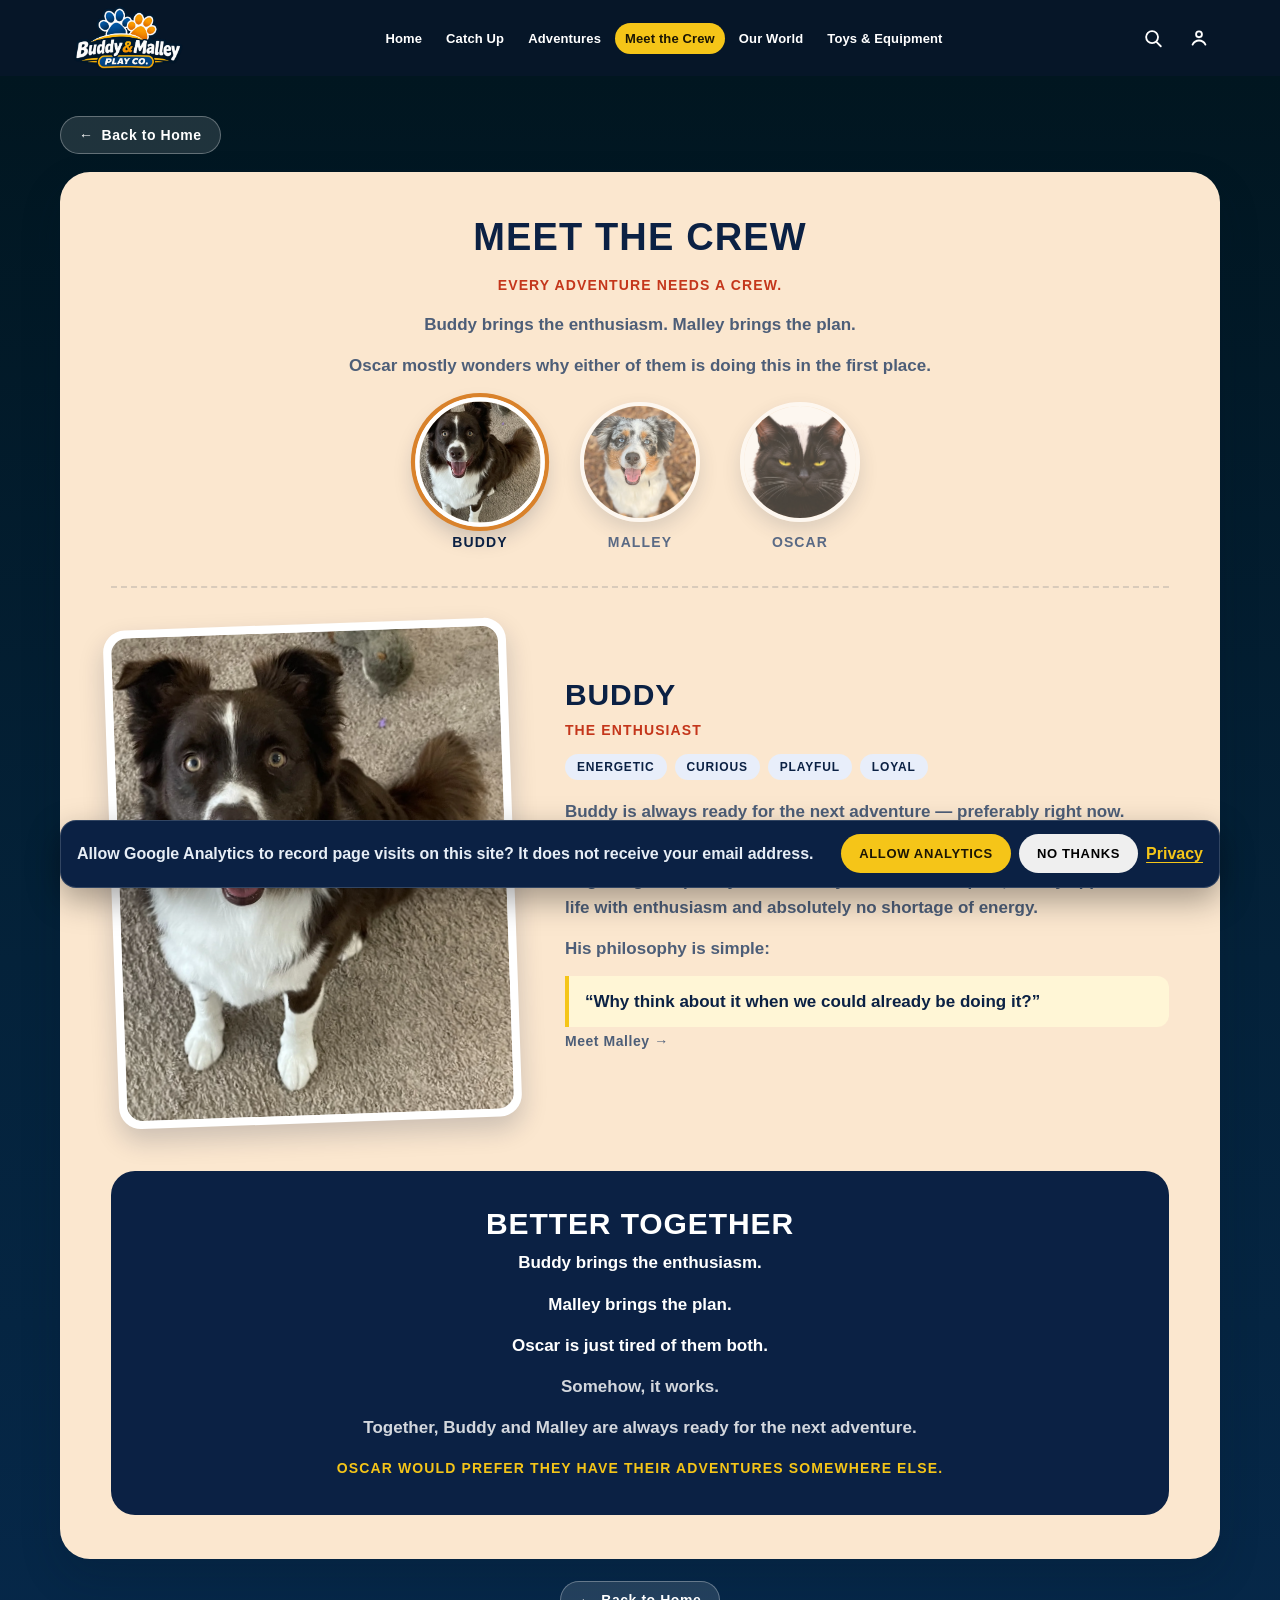
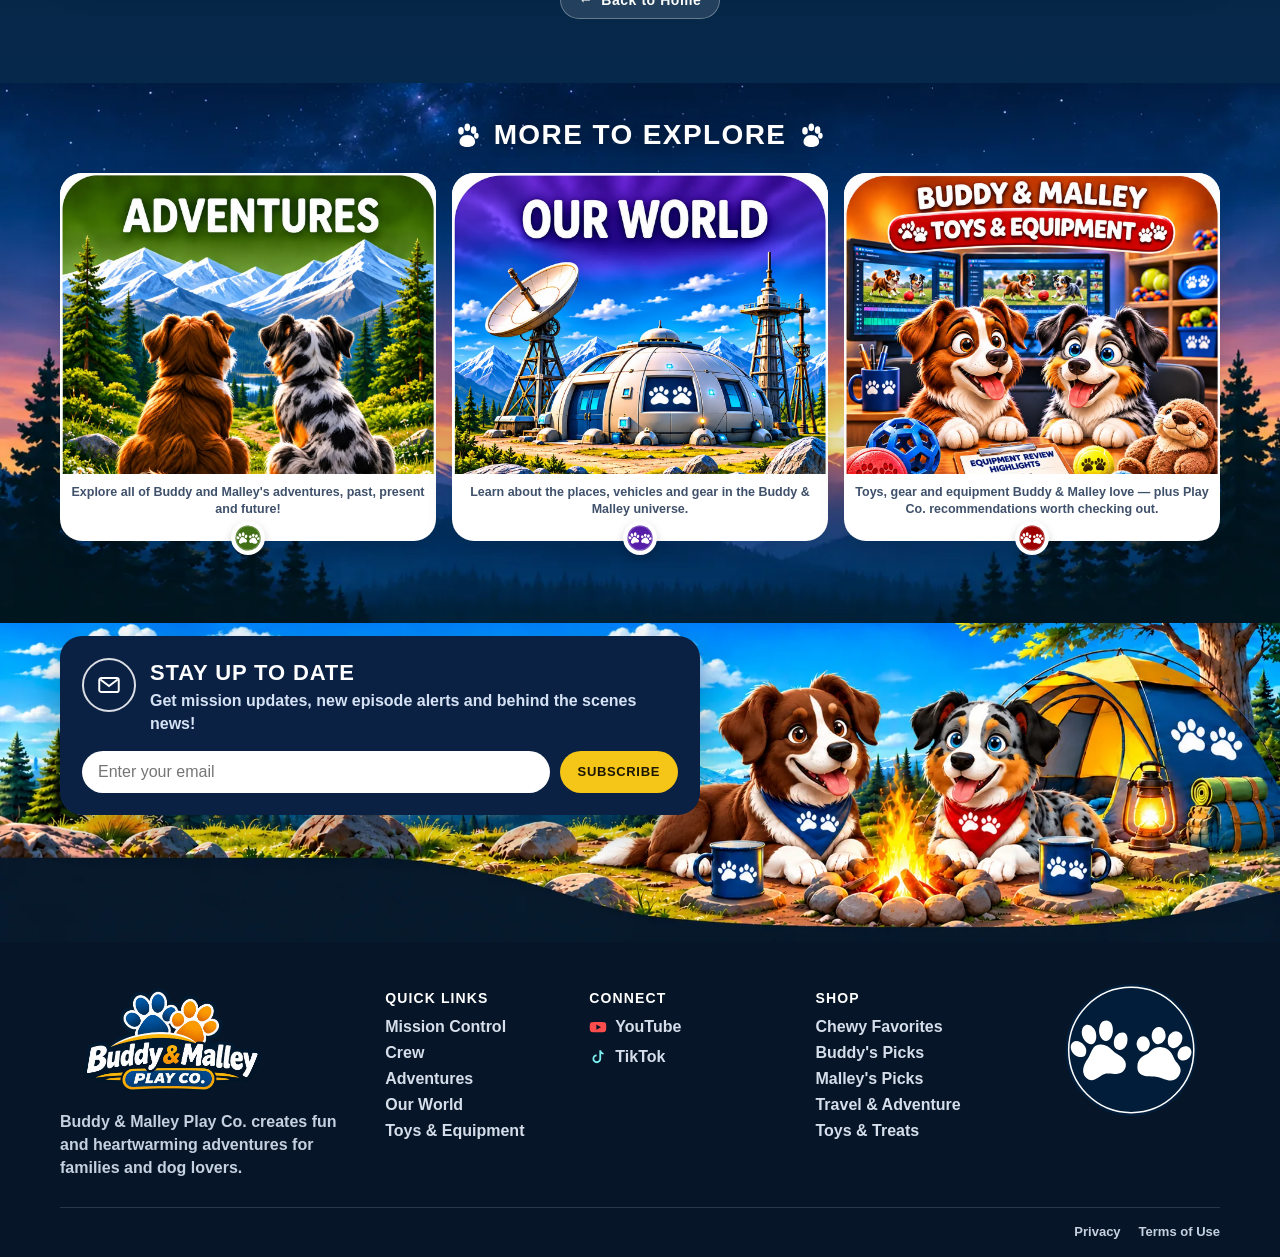
<file: meet-the-crew.html>
<!DOCTYPE html>
<html lang="en">
<head>
  <script>
    window.dataLayer = window.dataLayer || [];
    function gtag(){dataLayer.push(arguments);}
    gtag('consent', 'default', {
      analytics_storage: 'denied',
      ad_storage: 'denied',
      ad_user_data: 'denied',
      ad_personalization: 'denied'
    });
    window.bmLoadAnalytics = function () {
      if (window.bmAnalyticsLoaded) return;
      window.bmAnalyticsLoaded = true;
      gtag('consent', 'update', { analytics_storage: 'granted' });
      gtag('js', new Date());
      gtag('config', 'G-28VXV1EG1T', { send_page_view: true, allow_google_signals: false });
      var script = document.createElement('script');
      script.async = true;
      script.src = 'https://www.googletagmanager.com/gtag/js?id=G-28VXV1EG1T';
      document.head.appendChild(script);
    };
    try {
      if (localStorage.getItem('bm-analytics') === 'granted') window.bmLoadAnalytics();
    } catch (ignore) {}
  </script>
  <meta charset="UTF-8">
  <meta name="viewport" content="width=device-width, initial-scale=1">
  <meta http-equiv="Content-Security-Policy" content="default-src 'self'; base-uri 'self'; object-src 'none'; frame-src 'none'; form-action 'self' https://*.sibforms.com; script-src 'self' 'unsafe-inline' https://sibforms.com https://www.googletagmanager.com; style-src 'self' 'unsafe-inline' https://fonts.googleapis.com; font-src 'self' https://fonts.gstatic.com; img-src 'self' data: https://www.google-analytics.com https://www.googletagmanager.com; connect-src 'self' https://fonts.googleapis.com https://fonts.gstatic.com https://sibforms.com https://*.sibforms.com https://www.google-analytics.com https://*.google-analytics.com https://*.analytics.google.com https://www.googletagmanager.com">
  <title>Meet the Crew | Buddy &amp; Malley Play Co.</title>
  <meta name="description" content="Meet Buddy the Enthusiast, Malley the Planner and Oscar the Observer, the crew behind every Buddy &amp; Malley adventure.">
  <meta name="robots" content="index, follow, max-image-preview:large">
  <meta name="theme-color" content="#061628">
  <link rel="sitemap" type="application/xml" title="Sitemap" href="https://buddymalleyplayco.com/sitemap.xml">
  <link rel="canonical" href="https://buddymalleyplayco.com/meet-the-crew.html">
  <link rel="icon" href="Images/Explore/Explore_Icon_Meet.svg">
  <link rel="preconnect" href="https://fonts.googleapis.com">
  <link rel="preconnect" href="https://fonts.gstatic.com" crossorigin>
  <link href="https://fonts.googleapis.com/css2?family=Montserrat:wght@600;700;800;900&family=Nunito:wght@400;600;700;800&display=swap" rel="stylesheet">
  <link rel="stylesheet" href="styles.css">

  <meta property="og:type" content="website">
  <meta property="og:site_name" content="Buddy &amp; Malley Play Co.">
  <meta property="og:title" content="Meet the Crew | Buddy &amp; Malley Play Co.">
  <meta property="og:description" content="Meet Buddy the Enthusiast, Malley the Planner and Oscar the Observer, the crew behind every Buddy &amp; Malley adventure.">
  <meta property="og:url" content="https://buddymalleyplayco.com/meet-the-crew.html">
  <meta property="og:image" content="https://buddymalleyplayco.com/Images/og-image.jpg">
  <meta property="og:image:width" content="1200">
  <meta property="og:image:height" content="630">
  <meta property="og:image:alt" content="Buddy and Malley, two Australian Shepherds, camping by a lake at sunset">
  <meta property="og:locale" content="en_US">
  <meta name="twitter:card" content="summary_large_image">
  <meta name="twitter:title" content="Meet the Crew | Buddy &amp; Malley Play Co.">
  <meta name="twitter:description" content="Meet Buddy the Enthusiast, Malley the Planner and Oscar the Observer, the crew behind every Buddy &amp; Malley adventure.">
  <meta name="twitter:image" content="https://buddymalleyplayco.com/Images/og-image.jpg">
  <meta name="twitter:image:alt" content="Buddy and Malley, two Australian Shepherds, camping by a lake at sunset">
  <script type="application/ld+json">
  {
    "@context": "https://schema.org",
    "@graph": [
      {
        "@type": "Organization",
        "@id": "https://buddymalleyplayco.com/#organization",
        "name": "Buddy & Malley Play Co.",
        "url": "https://buddymalleyplayco.com/",
        "logo": "https://buddymalleyplayco.com/Images/logo.webp",
        "description": "Buddy & Malley Play Co. creates fun and heartwarming adventures for families and dog lovers.",
        "sameAs": ["https://www.youtube.com/@BuddyMalleyPlayCo"]
      },
      {
        "@type": "WebSite",
        "@id": "https://buddymalleyplayco.com/#website",
        "url": "https://buddymalleyplayco.com/",
        "name": "Buddy & Malley Play Co.",
        "publisher": { "@id": "https://buddymalleyplayco.com/#organization" },
        "inLanguage": "en"
      },
      {
        "@type": "WebPage",
        "@id": "https://buddymalleyplayco.com/meet-the-crew.html#webpage",
        "url": "https://buddymalleyplayco.com/meet-the-crew.html",
        "name": "Meet the Crew | Buddy & Malley Play Co.",
        "description": "Meet Buddy the Enthusiast, Malley the Planner and Oscar the Observer, the crew behind every Buddy & Malley adventure.",
        "isPartOf": { "@id": "https://buddymalleyplayco.com/#website" },
        "about": { "@id": "https://buddymalleyplayco.com/#organization" },
        "inLanguage": "en"
      }
    ]
  }
  </script>
</head>
<body data-page="meet">
  <a class="skip" href="#content">Skip to content</a>

  <header class="site-header">
    <div class="wrap nav-inner">
      <a class="brand" href="index.html">
        <img src="Images/logo.webp" alt="Buddy &amp; Malley Play Co." width="1774" height="887">
      </a>

      <ul class="nav-links" id="site-nav">
        <li><a href="index.html">Home</a></li>
        <li><a href="index.html#catch-up">Catch Up</a></li>
        <li><a href="adventures.html">Adventures</a></li>
        <li><a href="meet-the-crew.html" aria-current="page">Meet the Crew</a></li>
        <li><a href="our-world.html">Our World</a></li>
        <li hidden><a href="behind-the-scenes.html">Behind the Scenes</a></li>
        <li><a href="toys-and-equipment.html">Toys &amp; Equipment</a></li>
      </ul>

      <div class="nav-tools">
        <button class="icon-btn" type="button" id="open-search" aria-haspopup="dialog" aria-controls="search-dialog" commandfor="search-dialog" command="show-modal">
          <span class="visually-hidden">Search</span>
          <svg viewBox="0 0 24 24" width="22" height="22" aria-hidden="true">
            <circle cx="11" cy="11" r="6.5" fill="none" stroke="currentColor" stroke-width="2"/>
            <path d="M16 16.5 20.5 21" fill="none" stroke="currentColor" stroke-width="2" stroke-linecap="round"/>
          </svg>
        </button>
        <button class="icon-btn" type="button" id="open-account" aria-haspopup="dialog" aria-controls="account-dialog" commandfor="account-dialog" command="show-modal">
          <span class="visually-hidden">Account</span>
          <svg viewBox="0 0 24 24" width="22" height="22" aria-hidden="true">
            <circle cx="12" cy="8" r="3.2" fill="none" stroke="currentColor" stroke-width="2"/>
            <path d="M5 19.2c1.5-3 3.9-4.5 7-4.5s5.5 1.5 7 4.5" fill="none" stroke="currentColor" stroke-width="2" stroke-linecap="round"/>
          </svg>
        </button>
        <button class="icon-btn nav-toggle" type="button" aria-expanded="false" aria-controls="site-nav">
          <span class="visually-hidden">Menu</span>
          <svg viewBox="0 0 24 24" width="22" height="22" aria-hidden="true">
            <path d="M4 7h16M4 12h16M4 17h16" fill="none" stroke="currentColor" stroke-width="2" stroke-linecap="round"/>
          </svg>
        </button>
      </div>
    </div>
  </header>

  <main id="content">
    <section class="details page-details" id="details">
      <div class="wrap">
      <a class="back-link" href="index.html#explore-world"><span aria-hidden="true">&larr;</span> Back to Home</a>
      <article class="details-panel" id="details-meet" data-active="buddy" aria-labelledby="details-meet-title">
                <header class="details-intro">
                  <h1 id="details-meet-title">Meet the Crew</h1>
                  <p class="chapter-tag">Every adventure needs a crew.</p>
                  <p>Buddy brings the enthusiasm. Malley brings the plan.</p>
                  <p>Oscar mostly wonders why either of them is doing this in the first place.</p>
                </header>

                <nav class="crew-tabs" role="tablist" aria-label="Choose a crew member">
                  <button class="crew-tab" type="button" role="tab" id="tab-buddy" data-crew-tab="buddy" aria-controls="crew-buddy" aria-selected="true">
                    <img src="Images/Buddy.webp" alt="" width="64" height="64" aria-hidden="true">
                    <span>Buddy</span>
                  </button>
                  <button class="crew-tab" type="button" role="tab" id="tab-malley" data-crew-tab="malley" aria-controls="crew-malley" aria-selected="false" tabindex="-1">
                    <img loading="lazy" decoding="async" src="Images/Malley.webp" alt="" width="64" height="64" aria-hidden="true">
                    <span>Malley</span>
                  </button>
                  <button class="crew-tab" type="button" role="tab" id="tab-oscar" data-crew-tab="oscar" aria-controls="crew-oscar" aria-selected="false" tabindex="-1">
                    <img loading="lazy" decoding="async" src="Images/Oscar.webp" alt="" width="64" height="64" aria-hidden="true">
                    <span>Oscar</span>
                  </button>
                </nav>

                <div class="chapter tone-orange is-active" id="crew-buddy" data-crew="buddy" role="tabpanel" aria-labelledby="tab-buddy">
                  <figure class="chapter-art portrait">
                    <img loading="lazy" decoding="async" src="Images/Buddy.webp" width="1610" height="1968" alt="Buddy, a brown-and-white Australian Shepherd, looks up at the camera with his tongue out.">
                  </figure>
                  <div class="chapter-body">
                    <h2>Buddy</h2>
                    <p class="chapter-tag">The Enthusiast</p>
                    <ul class="traits">
                      <li>Energetic</li>
                      <li>Curious</li>
                      <li>Playful</li>
                      <li>Loyal</li>
                    </ul>
                    <p>Buddy is always ready for the next adventure — preferably right now.</p>
                    <p>Whether he's exploring somewhere new, chasing something interesting, or getting completely carried away with the latest plan, Buddy approaches life with enthusiasm and absolutely no shortage of energy.</p>
                    <p>His philosophy is simple:</p>
                    <p class="philosophy">“Why think about it when we could already be doing it?”</p>
                    <p class="crew-next"><button type="button" data-crew-next="malley">Meet Malley <span aria-hidden="true">→</span></button></p>
                  </div>
                </div>

                <div class="chapter flip tone-blue" id="crew-malley" data-crew="malley" role="tabpanel" aria-labelledby="tab-malley">
                  <figure class="chapter-art portrait">
                    <img loading="lazy" decoding="async" src="Images/Malley.webp" width="1503" height="2200" alt="Malley, a blue-merle Australian Shepherd with bright blue eyes, looks up at the camera.">
                  </figure>
                  <div class="chapter-body">
                    <h2>Malley</h2>
                    <p class="chapter-tag">The Planner</p>
                    <ul class="traits">
                      <li>Smart</li>
                      <li>Confident</li>
                      <li>Determined</li>
                      <li>Caring</li>
                    </ul>
                    <p>Malley is usually the one thinking things through.</p>
                    <p>She's clever, confident, and more likely to have a plan before charging into the unknown — although being around Buddy means those plans don't always survive first contact with the adventure.</p>
                    <p>Her philosophy:</p>
                    <p class="philosophy">“We can absolutely do this. But maybe we should have a plan.”</p>
                    <p class="crew-next"><button type="button" data-crew-next="oscar">Meet Oscar <span aria-hidden="true">→</span></button></p>
                  </div>
                </div>

                <div class="chapter tone-dark" id="crew-oscar" data-crew="oscar" role="tabpanel" aria-labelledby="tab-oscar">
                  <figure class="chapter-art portrait oscar">
                    <img loading="lazy" decoding="async" src="Images/Oscar.webp" width="1024" height="935" alt="Oscar, a black-and-white cat with a white stripe on his forehead and yellow eyes, gives the camera an unimpressed stare.">
                  </figure>
                  <div class="chapter-body">
                    <h2>Oscar</h2>
                    <p class="chapter-tag">The Observer</p>
                    <ul class="traits">
                      <li>Dry</li>
                      <li>Unimpressed</li>
                      <li>Observant</li>
                      <li>Patient-ish</li>
                    </ul>
                    <p>Oscar is the black-and-white cat who has somehow found himself living in the middle of Buddy and Malley's chaos.</p>
                    <p>While Buddy is charging ahead and Malley is figuring out what they should actually be doing, Oscar prefers a comfortable spot on the couch where he can monitor the situation from a safe distance.</p>
                    <p>He rarely joins the chaos.</p>
                    <p>He does, however, judge it.</p>
                    <p class="chapter-line">Constantly.</p>
                    <p>His philosophy:</p>
                    <p class="philosophy">“Seriously?”</p>
                    <p class="crew-next"><button type="button" data-crew-next="buddy">Meet Buddy <span aria-hidden="true">→</span></button></p>
                  </div>
                </div>

                <div class="chapter closing">
                  <div class="chapter-body">
                    <h2>Better Together</h2>
                    <p class="chapter-line">Buddy brings the enthusiasm.</p>
                    <p class="chapter-line">Malley brings the plan.</p>
                    <p class="chapter-line">Oscar is just tired of them both.</p>
                    <p>Somehow, it works.</p>
                    <p>Together, Buddy and Malley are always ready for the next adventure.</p>
                    <p class="chapter-tag">Oscar would prefer they have their adventures somewhere else.</p>
                  </div>
                </div>
              </article>
      <a class="back-link back-bottom" href="index.html#explore-world"><span aria-hidden="true">&larr;</span> Back to Home</a>
      </div>
    </section>

    <section class="missions more-explore" aria-labelledby="more-title">
      <div class="wrap">
        <h2 class="world-title" id="more-title">
          <svg viewBox="0 0 80 80" aria-hidden="true"><g fill="currentColor"><ellipse cx="20" cy="28" rx="8" ry="11"/><ellipse cx="38" cy="18" rx="8" ry="11"/><ellipse cx="56" cy="26" rx="8" ry="11"/><ellipse cx="64" cy="42" rx="6.5" ry="8.5"/><path d="M38 40c-14 0-24 10-22 22 1.6 8 10 12 22 12s20.4-4 22-12c2-12-8-22-22-22z"/></g></svg>
          More to Explore
          <svg viewBox="0 0 80 80" aria-hidden="true"><g fill="currentColor"><ellipse cx="20" cy="28" rx="8" ry="11"/><ellipse cx="38" cy="18" rx="8" ry="11"/><ellipse cx="56" cy="26" rx="8" ry="11"/><ellipse cx="64" cy="42" rx="6.5" ry="8.5"/><path d="M38 40c-14 0-24 10-22 22 1.6 8 10 12 22 12s20.4-4 22-12c2-12-8-22-22-22z"/></g></svg>
        </h2>
        <div class="more-grid">
          <a class="world-card" href="adventures.html">
            <img class="art" loading="lazy" decoding="async" src="Images/Explore/Explore_Adventures.webp" width="1254" height="1254" alt="Buddy and Malley sitting on a rock looking out over a mountain valley. Adventures.">
            <p>Explore all of Buddy and Malley's adventures, past, present and future!</p>
            <img class="badge" loading="lazy" decoding="async" src="Images/Explore/Explore_Icon_Adventures.svg" alt="">
          </a>
          <a class="world-card" href="our-world.html">
            <img class="art" loading="lazy" decoding="async" src="Images/Explore/Explore_Our_World.webp" width="1254" height="1254" alt="A mountain base station with a satellite dish and radio towers. Our World.">
            <p>Learn about the places, vehicles and gear in the Buddy &amp; Malley universe.</p>
            <img class="badge" loading="lazy" decoding="async" src="Images/Explore/Explore_Icon_World.svg" alt="">
          </a>
          <a class="world-card" href="behind-the-scenes.html" hidden>
            <img class="art" loading="lazy" decoding="async" src="Images/Explore/Explore_Scenes.webp" width="1254" height="1254" alt="Buddy and Malley at a video editing desk. Behind the Scenes.">
            <p>See how the adventures come to life, tips, tricks and lessons we learn.</p>
            <img class="badge" loading="lazy" decoding="async" src="Images/Explore/Explore_Icon_Scenes.svg" alt="">
          </a>
          <a class="world-card" href="toys-and-equipment.html">
            <img class="art" loading="lazy" decoding="async" src="Images/Explore/Explore_Toys.webp" width="1254" height="1254" alt="Buddy and Malley at a desk with toys and gear on the shelves behind them. Toys and Equipment.">
            <p>Toys, gear and equipment Buddy &amp; Malley love — plus Play Co. recommendations worth checking out.</p>
            <img class="badge" loading="lazy" decoding="async" src="Images/Explore/Explore_Icon_Toys.svg" alt="">
          </a>
        </div>
      </div>
    </section>

    <section class="signup" id="signup" aria-labelledby="signup-title">
      <div class="signup-photo" aria-hidden="true">
        <img loading="lazy" decoding="async" src="Images/Backgrounds/Explore.webp" width="2172" height="724" alt="">
      </div>
      <div class="wrap signup-layout">
        <div id="sib-form-container" class="signup-card">
          <div id="error-message" class="sib-form-message-panel" role="alert">
            <div class="sib-form-message-panel__text sib-form-message-panel__text--center">
              <svg viewBox="0 0 512 512" class="sib-icon sib-notification__icon" aria-hidden="true">
                <path d="M256 40c118.621 0 216 96.075 216 216 0 119.291-96.61 216-216 216-119.244 0-216-96.562-216-216 0-119.203 96.602-216 216-216m0-32C119.043 8 8 119.083 8 256c0 136.997 111.043 248 248 248s248-111.003 248-248C504 119.083 392.957 8 256 8zm-11.49 120h22.979c6.823 0 12.274 5.682 11.99 12.5l-7 168c-.268 6.428-5.556 11.5-11.99 11.5h-8.979c-6.433 0-11.722-5.073-11.99-11.5l-7-168c-.283-6.818 5.167-12.5 11.99-12.5zM256 340c-15.464 0-28 12.536-28 28s12.536 28 28 28 28-12.536 28-28-12.536-28-28-28z" />
              </svg>
              <span class="sib-form-message-panel__inner-text">Your subscription could not be saved. Please try again.</span>
            </div>
          </div>
          <div id="success-message" class="sib-form-message-panel" role="status">
            <div class="sib-form-message-panel__text sib-form-message-panel__text--center">
              <svg viewBox="0 0 512 512" class="sib-icon sib-notification__icon" aria-hidden="true">
                <path d="M256 8C119.033 8 8 119.033 8 256s111.033 248 248 248 248-111.033 248-248S392.967 8 256 8zm0 464c-118.664 0-216-96.055-216-216 0-118.663 96.055-216 216-216 118.664 0 216 96.055 216 216 0 118.663-96.055 216-216 216zm141.63-274.961L217.15 376.071c-4.705 4.667-12.303 4.637-16.97-.068l-85.878-86.572c-4.667-4.705-4.637-12.303.068-16.97l8.52-8.451c4.705-4.667 12.303-4.637 16.97.068l68.976 69.533 163.441-162.13c4.705-4.667 12.303-4.637 16.97.068l8.451 8.52c4.668 4.705 4.637 12.303-.068 16.97z" />
              </svg>
              <span class="sib-form-message-panel__inner-text">Almost there! Check your email and click the confirmation link to join Buddy &amp; Malley’s updates. 🐾</span>
            </div>
          </div>
          <div class="signup-head">
            <span class="mail-badge" aria-hidden="true">
              <svg viewBox="0 0 24 24" width="26" height="26">
                <rect x="3" y="5.5" width="18" height="13" rx="2" fill="none" stroke="currentColor" stroke-width="1.8"/>
                <path d="m4 7 8 6 8-6" fill="none" stroke="currentColor" stroke-width="1.8"/>
              </svg>
            </span>
            <div>
              <h2 id="signup-title">Stay Up to Date</h2>
              <p>Get mission updates, new episode alerts and behind the scenes news!</p>
            </div>
          </div>
          <div id="sib-container">
            <form id="sib-form" method="POST" action="https://b4734563.sibforms.com/serve/[base64]" data-type="subscription">
              <div class="signup-row">
                <div class="sib-input">
                <div class="form__entry entry_block">
                  <label class="visually-hidden" for="EMAIL">Email</label>
                  <div class="entry__field">
                    <input class="input" id="EMAIL" name="EMAIL" type="email" inputmode="email" autocomplete="email" placeholder="Enter your email" data-required="true" required>
                  </div>
                  <label class="entry__error entry__error--primary"></label>
                </div>
                </div>
                <button class="btn gold sib-form-block__button sib-form-block__button-with-loader" type="submit">
                  <svg class="icon clickable__icon progress-indicator__icon sib-hide-loader-icon" viewBox="0 0 512 512" aria-hidden="true">
                    <path d="M460.116 373.846l-20.823-12.022c-5.541-3.199-7.54-10.159-4.663-15.874 30.137-59.886 28.343-131.652-5.386-189.946-33.641-58.394-94.896-95.833-161.827-99.676C261.028 55.961 256 50.751 256 44.352V20.309c0-6.904 5.808-12.337 12.703-11.982 83.556 4.306 160.163 50.864 202.11 123.677 42.063 72.696 44.079 162.316 6.031 236.832-3.14 6.148-10.75 8.461-16.728 5.01z" />
                  </svg>
                  Subscribe
                </button>
              </div>
              <input type="text" name="email_address_check" value="" class="input--hidden" autocomplete="off" tabindex="-1" aria-hidden="true">
              <input type="hidden" name="locale" value="en">
            </form>
          </div>
        </div>
      </div>
    </section>
  </main>

  <footer class="site-footer">
    <div class="wrap footer-grid">
      <div>
        <a class="brand" href="index.html">
          <img loading="lazy" decoding="async" src="Images/logo.webp" alt="Buddy &amp; Malley Play Co." width="1774" height="887">
        </a>
        <p class="footer-blurb">Buddy &amp; Malley Play Co. creates fun and heartwarming adventures for families and dog lovers.</p>
      </div>
      <div>
        <h2>Quick Links</h2>
        <ul>
          <li><a href="index.html">Mission Control</a></li>
          <li><a href="meet-the-crew.html">Crew</a></li>
          <li><a href="adventures.html">Adventures</a></li>
          <li><a href="our-world.html">Our World</a></li>
          <li hidden><a href="behind-the-scenes.html">Behind the Scenes</a></li>
          <li><a href="toys-and-equipment.html">Toys &amp; Equipment</a></li>
          <li hidden><a href="toys-and-equipment.html">Store</a></li>
        </ul>
      </div>
      <div>
        <h2>Connect</h2>
        <ul class="connect-list">
          <li><button type="button" data-social="YouTube"><svg viewBox="0 0 24 24" aria-hidden="true"><path fill="#ff4d4d" d="M23 12.2s0-3.2-.4-4.6c-.2-.9-.9-1.6-1.8-1.8C19.2 5.4 12 5.4 12 5.4s-7.2 0-8.8.4c-.9.2-1.6.9-1.8 1.8C1 9 1 12.2 1 12.2s0 3.2.4 4.6c.2.9.9 1.6 1.8 1.8 1.6.4 8.8.4 8.8.4s7.2 0 8.8-.4c.9-.2 1.6-.9 1.8-1.8.4-1.4.4-4.6.4-4.6zM9.8 15.6V8.8l6.2 3.4-6.2 3.4z"/></svg>YouTube</button></li>
          <li><button type="button" data-social="TikTok"><svg viewBox="0 0 24 24" aria-hidden="true"><path fill="#7cf0f0" d="M14 3h2.2c.3 1.8 1.4 3.2 3.3 3.6v2.2c-1.2 0-2.3-.4-3.3-1v6.6c0 3.3-2.5 5.8-5.8 5.8S4.6 17.7 4.6 14.4c0-3.2 2.4-5.7 5.6-5.8v2.4c-1.8.1-3.2 1.6-3.2 3.4 0 1.9 1.5 3.4 3.4 3.4s3.4-1.5 3.4-3.4V3z"/></svg>TikTok</button></li>
          <li hidden><button type="button" data-social="Instagram"><svg viewBox="0 0 24 24" aria-hidden="true"><rect x="3" y="3" width="18" height="18" rx="5" fill="none" stroke="#f7a1c4" stroke-width="2"/><circle cx="12" cy="12" r="4" fill="none" stroke="#f7a1c4" stroke-width="2"/><circle cx="17.2" cy="6.8" r="1" fill="#f7a1c4"/></svg>Instagram</button></li>
          <li hidden><button type="button" data-social="Facebook"><svg viewBox="0 0 24 24" aria-hidden="true"><path fill="#7eb6ff" d="M14 9h3V6h-3c-2.2 0-4 1.8-4 4v2H8v3h2v7h3v-7h2.6l.4-3H13v-2c0-.6.4-1 1-1z"/></svg>Facebook</button></li>
          <li hidden><button type="button" data-social="X"><svg viewBox="0 0 24 24" aria-hidden="true"><path fill="#fff" d="M4 4h4.2l3.5 4.8L15.6 4H20l-6.2 7.3L20.4 20h-4.2l-3.8-5.2L8.2 20H4l6.6-7.7z"/></svg>X</button></li>
        </ul>
      </div>
      <div>
        <h2>Shop</h2>
        <ul>
          <li><a href="toys-and-equipment.html">Chewy Favorites</a></li>
          <li><a href="toys-and-equipment.html">Buddy's Picks</a></li>
          <li><a href="toys-and-equipment.html">Malley's Picks</a></li>
          <li><a href="toys-and-equipment.html">Travel &amp; Adventure</a></li>
          <li><a href="toys-and-equipment.html">Toys &amp; Treats</a></li>
        </ul>
      </div>
      <img loading="lazy" decoding="async" class="footer-mark" src="Images/Explore/Footer_Icon.svg" alt="" width="1170" height="866">
    </div>
    <div class="wrap legal">
      <button type="button" data-dialog="privacy-dialog" commandfor="privacy-dialog" command="show-modal">Privacy</button>
      <button type="button" data-dialog="terms-dialog" commandfor="terms-dialog" command="show-modal">Terms of Use</button>
      <button type="button" data-dialog="contact-dialog" commandfor="contact-dialog" command="show-modal" hidden>Contact</button>
    </div>
  </footer>

  <dialog id="search-dialog" aria-labelledby="search-title" closedby="any">
    <form class="dialog-card" id="search-form" role="search">
      <div class="dialog-head">
        <h2 id="search-title">Search</h2>
        <button class="dialog-x" type="button" data-close commandfor="search-dialog" command="close">Close</button>
      </div>
      <label class="visually-hidden" for="search-input">Search the site</label>
      <input id="search-input" type="search" placeholder="Try crew, store, episode, parents..." autocomplete="off" autofocus>
      <ul id="search-results"></ul>
    </form>
  </dialog>

  <dialog id="account-dialog" aria-labelledby="account-title" closedby="any">
    <div class="dialog-card">
      <div class="dialog-head">
        <h2 id="account-title">Crew accounts</h2>
        <button class="dialog-x" type="button" data-close commandfor="account-dialog" command="close">Close</button>
      </div>
      <p>Passes for the crew aren't open yet. Check back when the next adventure launches.</p>
    </div>
  </dialog>

  <dialog id="privacy-dialog" aria-labelledby="privacy-title" closedby="any">
    <div class="dialog-card">
      <div class="dialog-head">
        <h2 id="privacy-title">Privacy</h2>
        <button class="dialog-x" type="button" data-close commandfor="privacy-dialog" command="close">Close</button>
      </div>
      <p>Buddy &amp; Malley Play Co. respects your privacy.</p>
      <p>We may collect information you voluntarily provide, such as your email address if you sign up for updates or contact us. We use this information only to provide the services or communications you requested.</p>
      <p>Our website may also collect basic technical information, such as browser type, device information, and website usage data, to help us understand how visitors use the site and improve their experience.</p>
      <p>If you choose Allow analytics, this site loads Google Analytics 4. Google may set cookies and receive the page you visit, general device and browser information, and an approximate location derived from your IP address. It can also record that a visit continued to another website, such as a retailer linked from this site. We do not send your name, email address, or newsletter signup to Google Analytics. If you choose No thanks, the Google Analytics tag is not loaded. You can change that choice later by clearing this site's stored data in your browser.</p>
      <p>We do not sell your personal information.</p>
      <p>Our website may contain links to third-party websites and services, including social media platforms, video platforms, and retailers. Those websites have their own privacy practices, and Buddy &amp; Malley Play Co. is not responsible for how third-party sites collect or use information.</p>
      <p>Some links on this website may be affiliate links. If you make a purchase through an affiliate link, Buddy &amp; Malley Play Co. may receive a commission at no additional cost to you.</p>
      <p>Because Buddy &amp; Malley Play Co. creates family-friendly content, we take children's privacy seriously. We do not knowingly collect personal information directly from children under 13 without appropriate parental consent.</p>
      <p>This privacy notice may be updated as the website grows and new features are introduced.</p>
      <p>Last updated: November 24, 2026</p>
    </div>
  </dialog>

  <dialog id="terms-dialog" aria-labelledby="terms-title" closedby="any">
    <div class="dialog-card">
      <div class="dialog-head">
        <h2 id="terms-title">Terms of Use</h2>
        <button class="dialog-x" type="button" data-close commandfor="terms-dialog" command="close">Close</button>
      </div>
      <p>Welcome to Buddy &amp; Malley Play Co. By using this website, you agree to the following terms.</p>
      <h3>Content</h3>
      <p>The stories, characters, artwork, videos, graphics, logos, written content, and other original materials presented by Buddy &amp; Malley Play Co. are provided for personal, non-commercial enjoyment unless otherwise stated.</p>
      <p>You may share links to our website, videos, and social media content. However, you may not copy, reproduce, republish, sell, or distribute our original content as your own without permission.</p>
      <p>Buddy, Malley, Oscar, and the Buddy &amp; Malley Play Co. brand and related creative materials may not be used to imply sponsorship, endorsement, or affiliation without permission.</p>
      <h3>Family-Friendly Entertainment</h3>
      <p>Buddy &amp; Malley Play Co. provides family-friendly entertainment inspired by the adventures and personalities of the real Buddy and Malley.</p>
      <p>Some stories, scenes, characters, and situations are fictional or creatively produced for entertainment purposes.</p>
      <h3>Third-Party Links</h3>
      <p>This website may contain links to third-party websites, retailers, social media platforms, video platforms, and other services.</p>
      <p>Buddy &amp; Malley Play Co. does not control these third-party services and is not responsible for their content, availability, products, services, or privacy practices.</p>
      <h3>Affiliate Links</h3>
      <p>Some links on this website may be affiliate links. If you purchase something through one of these links, Buddy &amp; Malley Play Co. may earn a commission at no additional cost to you.</p>
      <p>Affiliate relationships do not change our commitment to clearly distinguish products Buddy and Malley have actually used or tested from products that are simply recommended.</p>
      <h3>Products and Recommendations</h3>
      <p>Information about toys, equipment, and other products is provided for general informational purposes based on our experiences, research, or opinions.</p>
      <p>Every dog is different. Always choose products appropriate for your dog's size, behavior, and chewing habits, supervise play when appropriate, and follow the manufacturer's safety instructions.</p>
      <h3>Website Availability</h3>
      <p>We work to keep the website accurate and available, but we cannot guarantee that every feature, link, or page will always be available or error-free.</p>
      <p>Content and features may be added, updated, changed, or removed as Buddy &amp; Malley Play Co. grows.</p>
      <h3>Changes to These Terms</h3>
      <p>These Terms of Use may be updated from time to time as the website and Buddy &amp; Malley Play Co. evolve.</p>
      <p>Continued use of the website after changes are posted constitutes acceptance of the updated terms.</p>
      <p>Last updated: October 31, 2026</p>
    </div>
  </dialog>

  <dialog id="contact-dialog" aria-labelledby="contact-title" closedby="any">
    <div class="dialog-card">
      <div class="dialog-head">
        <h2 id="contact-title">Contact</h2>
        <button class="dialog-x" type="button" data-close commandfor="contact-dialog" command="close">Close</button>
      </div>
      <p>The mailbox is still being set up. Leave your email in Stay Up to Date and the crew will know you stopped by.</p>
    </div>
  </dialog>

  <div class="toast" id="toast" role="status" hidden></div>

  <script>
    window.REQUIRED_CODE_ERROR_MESSAGE = 'Please choose a country code';
    window.LOCALE = 'en';
    window.EMAIL_INVALID_MESSAGE = window.SMS_INVALID_MESSAGE = "The information provided is invalid. Please review the field format and try again.";
    window.REQUIRED_ERROR_MESSAGE = "This field cannot be left blank. ";
    window.GENERIC_INVALID_MESSAGE = "The information provided is invalid. Please review the field format and try again.";
    window.INVALID_NUMBER = "The information provided is invalid. Please review the field format and try again.";
    window.INVALID_DATE = "Please enter a valid date";
    window.REQUIRED_MULTISELECT_MESSAGE = 'Please select at least 1 option';
    window.translation = {
      common: {
        selectedList: '{quantity} list selected',
        selectedLists: '{quantity} lists selected',
        selectedOption: '{quantity} selected',
        selectedOptions: '{quantity} selected',
      }
    };
    var AUTOHIDE = Boolean(0);
  </script>
  <script defer src="https://sibforms.com/forms/end-form/build/main.js"></script>
  <script src="site.js" defer></script>
</body>
</html>
</file>
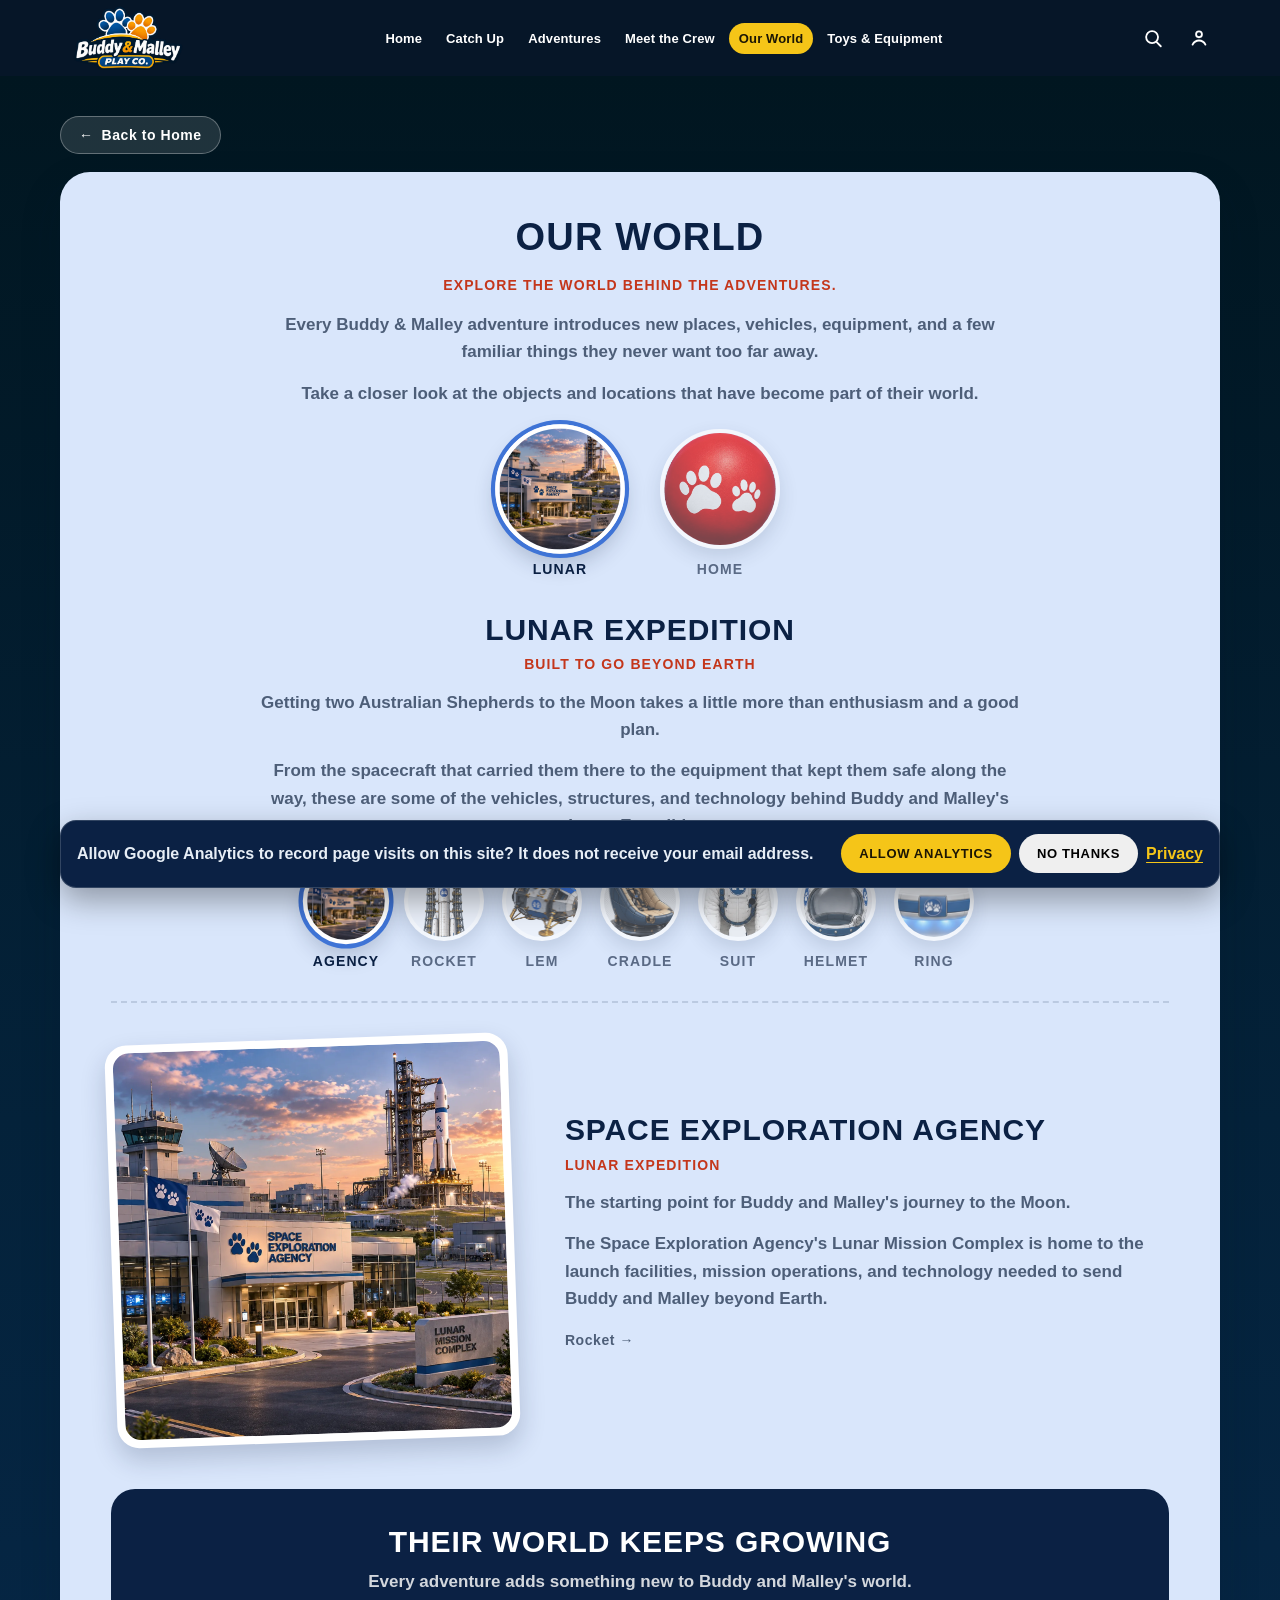
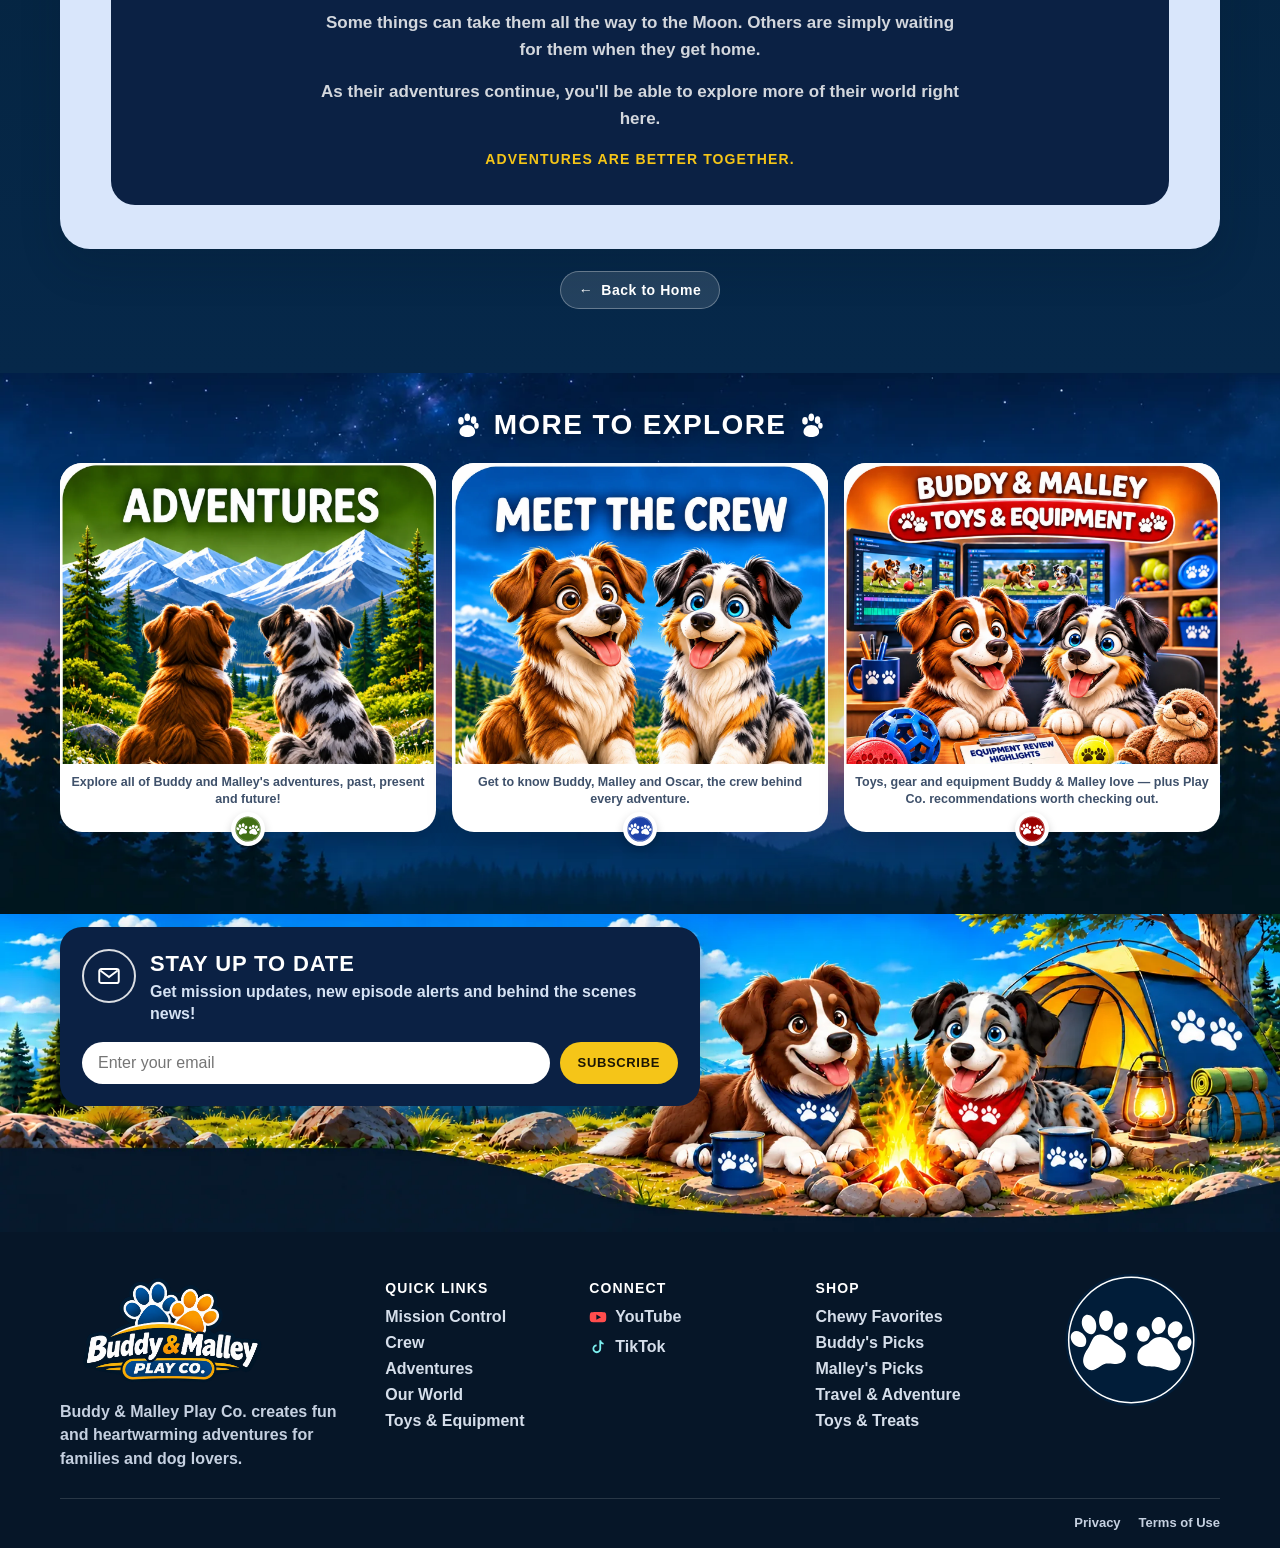
<file: our-world.html>
<!DOCTYPE html>
<html lang="en">
<head>
  <script>
    window.dataLayer = window.dataLayer || [];
    function gtag(){dataLayer.push(arguments);}
    gtag('consent', 'default', {
      analytics_storage: 'denied',
      ad_storage: 'denied',
      ad_user_data: 'denied',
      ad_personalization: 'denied'
    });
    window.bmLoadAnalytics = function () {
      if (window.bmAnalyticsLoaded) return;
      window.bmAnalyticsLoaded = true;
      gtag('consent', 'update', { analytics_storage: 'granted' });
      gtag('js', new Date());
      gtag('config', 'G-28VXV1EG1T', { send_page_view: true, allow_google_signals: false });
      var script = document.createElement('script');
      script.async = true;
      script.src = 'https://www.googletagmanager.com/gtag/js?id=G-28VXV1EG1T';
      document.head.appendChild(script);
    };
    try {
      if (localStorage.getItem('bm-analytics') === 'granted') window.bmLoadAnalytics();
    } catch (ignore) {}
  </script>
  <meta charset="UTF-8">
  <meta name="viewport" content="width=device-width, initial-scale=1">
  <meta http-equiv="Content-Security-Policy" content="default-src 'self'; base-uri 'self'; object-src 'none'; frame-src 'none'; form-action 'self' https://*.sibforms.com; script-src 'self' 'unsafe-inline' https://sibforms.com https://www.googletagmanager.com; style-src 'self' 'unsafe-inline' https://fonts.googleapis.com; font-src 'self' https://fonts.gstatic.com; img-src 'self' data: https://www.google-analytics.com https://www.googletagmanager.com; connect-src 'self' https://fonts.googleapis.com https://fonts.gstatic.com https://sibforms.com https://*.sibforms.com https://www.google-analytics.com https://*.google-analytics.com https://*.analytics.google.com https://www.googletagmanager.com">
  <title>Our World | Buddy &amp; Malley Play Co.</title>
  <meta name="description" content="Explore the world behind the adventures: Lunar Expedition vehicles, equipment, and the comforts of home Buddy and Malley never want too far away.">
  <meta name="robots" content="index, follow, max-image-preview:large">
  <meta name="theme-color" content="#061628">
  <link rel="sitemap" type="application/xml" title="Sitemap" href="https://buddymalleyplayco.com/sitemap.xml">
  <link rel="canonical" href="https://buddymalleyplayco.com/our-world.html">
  <link rel="icon" href="Images/Explore/Explore_Icon_Meet.svg">
  <link rel="preconnect" href="https://fonts.googleapis.com">
  <link rel="preconnect" href="https://fonts.gstatic.com" crossorigin>
  <link href="https://fonts.googleapis.com/css2?family=Montserrat:wght@600;700;800;900&family=Nunito:wght@400;600;700;800&display=swap" rel="stylesheet">
  <link rel="stylesheet" href="styles.css">

  <meta property="og:type" content="website">
  <meta property="og:site_name" content="Buddy &amp; Malley Play Co.">
  <meta property="og:title" content="Our World | Buddy &amp; Malley Play Co.">
  <meta property="og:description" content="Explore the world behind the adventures: Lunar Expedition vehicles, equipment, and the comforts of home Buddy and Malley never want too far away.">
  <meta property="og:url" content="https://buddymalleyplayco.com/our-world.html">
  <meta property="og:image" content="https://buddymalleyplayco.com/Images/og-image.jpg">
  <meta property="og:image:width" content="1200">
  <meta property="og:image:height" content="630">
  <meta property="og:image:alt" content="Buddy and Malley, two Australian Shepherds, camping by a lake at sunset">
  <meta property="og:locale" content="en_US">
  <meta name="twitter:card" content="summary_large_image">
  <meta name="twitter:title" content="Our World | Buddy &amp; Malley Play Co.">
  <meta name="twitter:description" content="Explore the world behind the adventures: Lunar Expedition vehicles, equipment, and the comforts of home Buddy and Malley never want too far away.">
  <meta name="twitter:image" content="https://buddymalleyplayco.com/Images/og-image.jpg">
  <meta name="twitter:image:alt" content="Buddy and Malley, two Australian Shepherds, camping by a lake at sunset">
  <script type="application/ld+json">
  {
    "@context": "https://schema.org",
    "@graph": [
      {
        "@type": "Organization",
        "@id": "https://buddymalleyplayco.com/#organization",
        "name": "Buddy & Malley Play Co.",
        "url": "https://buddymalleyplayco.com/",
        "logo": "https://buddymalleyplayco.com/Images/logo.webp",
        "description": "Buddy & Malley Play Co. creates fun and heartwarming adventures for families and dog lovers.",
        "sameAs": ["https://www.youtube.com/@BuddyMalleyPlayCo"]
      },
      {
        "@type": "WebSite",
        "@id": "https://buddymalleyplayco.com/#website",
        "url": "https://buddymalleyplayco.com/",
        "name": "Buddy & Malley Play Co.",
        "publisher": { "@id": "https://buddymalleyplayco.com/#organization" },
        "inLanguage": "en"
      },
      {
        "@type": "WebPage",
        "@id": "https://buddymalleyplayco.com/our-world.html#webpage",
        "url": "https://buddymalleyplayco.com/our-world.html",
        "name": "Our World | Buddy & Malley Play Co.",
        "description": "Explore the world behind the adventures: Lunar Expedition vehicles, equipment, and the comforts of home Buddy and Malley never want too far away.",
        "isPartOf": { "@id": "https://buddymalleyplayco.com/#website" },
        "about": { "@id": "https://buddymalleyplayco.com/#organization" },
        "inLanguage": "en"
      }
    ]
  }
  </script>
</head>
<body data-page="world">
  <a class="skip" href="#content">Skip to content</a>

  <header class="site-header">
    <div class="wrap nav-inner">
      <a class="brand" href="index.html">
        <img src="Images/logo.webp" alt="Buddy &amp; Malley Play Co." width="1774" height="887">
      </a>

      <ul class="nav-links" id="site-nav">
        <li><a href="index.html">Home</a></li>
        <li><a href="index.html#catch-up">Catch Up</a></li>
        <li><a href="adventures.html">Adventures</a></li>
        <li><a href="meet-the-crew.html">Meet the Crew</a></li>
        <li><a href="our-world.html" aria-current="page">Our World</a></li>
        <li hidden><a href="behind-the-scenes.html">Behind the Scenes</a></li>
        <li><a href="toys-and-equipment.html">Toys &amp; Equipment</a></li>
      </ul>

      <div class="nav-tools">
        <button class="icon-btn" type="button" id="open-search" aria-haspopup="dialog" aria-controls="search-dialog" commandfor="search-dialog" command="show-modal">
          <span class="visually-hidden">Search</span>
          <svg viewBox="0 0 24 24" width="22" height="22" aria-hidden="true">
            <circle cx="11" cy="11" r="6.5" fill="none" stroke="currentColor" stroke-width="2"/>
            <path d="M16 16.5 20.5 21" fill="none" stroke="currentColor" stroke-width="2" stroke-linecap="round"/>
          </svg>
        </button>
        <button class="icon-btn" type="button" id="open-account" aria-haspopup="dialog" aria-controls="account-dialog" commandfor="account-dialog" command="show-modal">
          <span class="visually-hidden">Account</span>
          <svg viewBox="0 0 24 24" width="22" height="22" aria-hidden="true">
            <circle cx="12" cy="8" r="3.2" fill="none" stroke="currentColor" stroke-width="2"/>
            <path d="M5 19.2c1.5-3 3.9-4.5 7-4.5s5.5 1.5 7 4.5" fill="none" stroke="currentColor" stroke-width="2" stroke-linecap="round"/>
          </svg>
        </button>
        <button class="icon-btn nav-toggle" type="button" aria-expanded="false" aria-controls="site-nav">
          <span class="visually-hidden">Menu</span>
          <svg viewBox="0 0 24 24" width="22" height="22" aria-hidden="true">
            <path d="M4 7h16M4 12h16M4 17h16" fill="none" stroke="currentColor" stroke-width="2" stroke-linecap="round"/>
          </svg>
        </button>
      </div>
    </div>
  </header>

  <main id="content">
    <section class="details page-details" id="details">
      <div class="wrap">
      <a class="back-link" href="index.html#explore-world"><span aria-hidden="true">&larr;</span> Back to Home</a>
      <article class="details-panel" id="details-world" data-group="lunar" aria-labelledby="details-world-title">
                <header class="details-intro">
                  <h1 id="details-world-title">Our World</h1>
                  <p class="chapter-tag">Explore the world behind the adventures.</p>
                  <p>Every Buddy &amp; Malley adventure introduces new places, vehicles, equipment, and a few familiar things they never want too far away.</p>
                  <p>Take a closer look at the objects and locations that have become part of their world.</p>
                </header>

                <nav class="crew-tabs world-groups" role="tablist" aria-label="Choose a part of their world">
                  <button class="crew-tab" type="button" role="tab" id="tab-world-lunar" data-world-group-tab="lunar" aria-controls="world-group-lunar" aria-selected="true">
                    <img src="Images/World/lunar/space-agency.webp" alt="" width="64" height="64" aria-hidden="true">
                    <span>Lunar</span>
                  </button>
                  <button class="crew-tab" type="button" role="tab" id="tab-world-home" data-world-group-tab="home" aria-controls="world-group-home" aria-selected="false" tabindex="-1">
                    <img loading="lazy" decoding="async" src="Images/World/comfort/red-ball.webp" alt="" width="64" height="64" aria-hidden="true">
                    <span>Home</span>
                  </button>
                </nav>

                <div class="world-group is-active" id="world-group-lunar" data-world-group="lunar">
                  <header class="world-group-intro">
                    <h2>Lunar Expedition</h2>
                    <p class="chapter-tag">Built to Go Beyond Earth</p>
                    <p>Getting two Australian Shepherds to the Moon takes a little more than enthusiasm and a good plan.</p>
                    <p>From the spacecraft that carried them there to the equipment that kept them safe along the way, these are some of the vehicles, structures, and technology behind Buddy and Malley's Lunar Expedition.</p>
                  </header>

                  <nav class="crew-tabs" role="tablist" aria-label="Lunar Expedition">
                    <button class="crew-tab" type="button" role="tab" id="tab-world-agency" data-world-tab="agency" aria-controls="world-agency" aria-selected="true">
                      <img src="Images/World/lunar/space-agency.webp" alt="" width="64" height="64" aria-hidden="true">
                      <span>Agency</span>
                    </button>
                    <button class="crew-tab" type="button" role="tab" id="tab-world-rocket" data-world-tab="rocket" aria-controls="world-rocket" aria-selected="false" tabindex="-1">
                      <img loading="lazy" decoding="async" src="Images/World/lunar/rocket.webp" alt="" width="64" height="64" aria-hidden="true">
                      <span>Rocket</span>
                    </button>
                    <button class="crew-tab" type="button" role="tab" id="tab-world-lem" data-world-tab="lem" aria-controls="world-lem" aria-selected="false" tabindex="-1">
                      <img loading="lazy" decoding="async" src="Images/World/lunar/lem.webp" alt="" width="64" height="64" aria-hidden="true">
                      <span>LEM</span>
                    </button>
                    <button class="crew-tab" type="button" role="tab" id="tab-world-cradle" data-world-tab="cradle" aria-controls="world-cradle" aria-selected="false" tabindex="-1">
                      <img loading="lazy" decoding="async" src="Images/World/lunar/rocket-cradle.webp" alt="" width="64" height="64" aria-hidden="true">
                      <span>Cradle</span>
                    </button>
                    <button class="crew-tab" type="button" role="tab" id="tab-world-suit" data-world-tab="suit" aria-controls="world-suit" aria-selected="false" tabindex="-1">
                      <img loading="lazy" decoding="async" src="Images/World/lunar/spacesuit.webp" alt="" width="64" height="64" aria-hidden="true">
                      <span>Suit</span>
                    </button>
                    <button class="crew-tab" type="button" role="tab" id="tab-world-helmet" data-world-tab="helmet" aria-controls="world-helmet" aria-selected="false" tabindex="-1">
                      <img loading="lazy" decoding="async" src="Images/World/lunar/space-helmet.webp" alt="" width="64" height="64" aria-hidden="true">
                      <span>Helmet</span>
                    </button>
                    <button class="crew-tab" type="button" role="tab" id="tab-world-ring" data-world-tab="ring" aria-controls="world-ring" aria-selected="false" tabindex="-1">
                      <img loading="lazy" decoding="async" src="Images/World/lunar/transport-ring.webp" alt="" width="64" height="64" aria-hidden="true">
                      <span>Ring</span>
                    </button>
                  </nav>

                <div class="chapter tone-blue is-active" id="world-agency" data-world="agency" role="tabpanel" aria-labelledby="tab-world-agency">
                  <figure class="chapter-art">
                    <img loading="lazy" decoding="async" src="Images/World/lunar/space-agency.webp" width="1254" height="1254" alt="The Space Exploration Agency Lunar Mission Complex, with a rocket on the launch pad at sunset.">
                  </figure>
                  <div class="chapter-body">
                    <h3>Space Exploration Agency</h3>
                    <p class="chapter-tag">Lunar Expedition</p>
                    <p>The starting point for Buddy and Malley's journey to the Moon.</p>
                    <p>The Space Exploration Agency's Lunar Mission Complex is home to the launch facilities, mission operations, and technology needed to send Buddy and Malley beyond Earth.</p>
                    <p class="crew-next"><button type="button" data-world-next="rocket">Rocket <span aria-hidden="true">→</span></button></p>
                  </div>
                </div>

                <div class="chapter tone-blue" id="world-rocket" data-world="rocket" role="tabpanel" aria-labelledby="tab-world-rocket">
                  <figure class="chapter-art object">
                    <img loading="lazy" decoding="async" src="Images/World/lunar/rocket.webp" width="933" height="1400" alt="Buddy and Malley's white-and-blue rocket standing on the launch pad.">
                  </figure>
                  <div class="chapter-body">
                    <h3>Rocket</h3>
                    <p class="chapter-tag">Lunar Expedition</p>
                    <p>Buddy and Malley's ride to space.</p>
                    <p>Built for their Lunar Expedition, the rocket carried them from the launch pad and began their journey toward the Moon.</p>
                    <p class="crew-next"><button type="button" data-world-next="lem">LEM <span aria-hidden="true">→</span></button></p>
                  </div>
                </div>

                <div class="chapter flip tone-blue" id="world-lem" data-world="lem" role="tabpanel" aria-labelledby="tab-world-lem">
                  <figure class="chapter-art object">
                    <img loading="lazy" decoding="async" src="Images/World/lunar/lem.webp" width="1377" height="1142" alt="The Lunar Excursion Module, a four-legged spacecraft with a paw-print emblem.">
                  </figure>
                  <div class="chapter-body">
                    <h3>LEM</h3>
                    <p class="chapter-tag">Lunar Expedition</p>
                    <p>Their spacecraft for exploring the Moon.</p>
                    <p>The Lunar Excursion Module gave Buddy and Malley a way to travel to and operate on the lunar surface during their mission.</p>
                    <p class="crew-next"><button type="button" data-world-next="cradle">Rocket Cradle <span aria-hidden="true">→</span></button></p>
                  </div>
                </div>

                <div class="chapter tone-blue" id="world-cradle" data-world="cradle" role="tabpanel" aria-labelledby="tab-world-cradle">
                  <figure class="chapter-art object">
                    <img loading="lazy" decoding="async" src="Images/World/lunar/rocket-cradle.webp" width="1265" height="1243" alt="A navy-and-cream rocket cradle seat designed for Buddy and Malley.">
                  </figure>
                  <div class="chapter-body">
                    <h3>Rocket Cradle</h3>
                    <p class="chapter-tag">Lunar Expedition</p>
                    <p>Even astronauts need a good seat.</p>
                    <p>Buddy and Malley's specially designed rocket cradle keeps them secure and comfortable while traveling aboard the spacecraft.</p>
                    <p class="crew-next"><button type="button" data-world-next="suit">Spacesuit <span aria-hidden="true">→</span></button></p>
                  </div>
                </div>

                <div class="chapter flip tone-blue" id="world-suit" data-world="suit" role="tabpanel" aria-labelledby="tab-world-suit">
                  <figure class="chapter-art object">
                    <img loading="lazy" decoding="async" src="Images/World/lunar/spacesuit.webp" width="221" height="321" alt="A white dog spacesuit with blue trim and a paw-print badge.">
                  </figure>
                  <div class="chapter-body">
                    <h3>Spacesuit</h3>
                    <p class="chapter-tag">Lunar Expedition</p>
                    <p>Designed for adventures where ordinary fur isn't quite enough.</p>
                    <p>Buddy and Malley's spacesuits provide the protection they need while working and exploring beyond Earth.</p>
                    <p class="crew-next"><button type="button" data-world-next="helmet">Space Helmet <span aria-hidden="true">→</span></button></p>
                  </div>
                </div>

                <div class="chapter tone-blue" id="world-helmet" data-world="helmet" role="tabpanel" aria-labelledby="tab-world-helmet">
                  <figure class="chapter-art object">
                    <img loading="lazy" decoding="async" src="Images/World/lunar/space-helmet.webp" width="245" height="251" alt="A white-and-blue space helmet with a clear visor and paw-print marks.">
                  </figure>
                  <div class="chapter-body">
                    <h3>Space Helmet</h3>
                    <p class="chapter-tag">Lunar Expedition</p>
                    <p>An essential part of their spacesuits and one of the most recognizable pieces of their Lunar Expedition equipment.</p>
                    <p class="crew-next"><button type="button" data-world-next="ring">Transport Ring <span aria-hidden="true">→</span></button></p>
                  </div>
                </div>

                <div class="chapter flip tone-blue" id="world-ring" data-world="ring" role="tabpanel" aria-labelledby="tab-world-ring">
                  <figure class="chapter-art object">
                    <img loading="lazy" decoding="async" src="Images/World/lunar/transport-ring.webp" width="538" height="300" alt="A white-and-blue transport ring with glowing lights and a paw-print badge.">
                  </figure>
                  <div class="chapter-body">
                    <h3>Transport Ring</h3>
                    <p class="chapter-tag">Lunar Expedition</p>
                    <p>A specialized piece of mission equipment used to safely transport moon samples collected during the mission.</p>
                    <p class="crew-next"><button type="button" data-world-group-next="home">Comforts of Home <span aria-hidden="true">→</span></button></p>
                  </div>
                </div>
                </div>

                <div class="world-group" id="world-group-home" data-world-group="home" hidden>
                  <header class="world-group-intro">
                    <h2>Comforts of Home</h2>
                    <p class="chapter-tag">Because Not Every Adventure Happens in Space</p>
                    <p>For all the rockets, spacecraft, and trips to the Moon, some of the most important parts of Buddy and Malley's world are much simpler.</p>
                    <p>These are some of the familiar things waiting for them back home.</p>
                  </header>

                  <nav class="crew-tabs" role="tablist" aria-label="Comforts of Home">
                    <button class="crew-tab" type="button" role="tab" id="tab-world-ball" data-world-tab="ball" aria-controls="world-ball" aria-selected="true">
                      <img loading="lazy" decoding="async" src="Images/World/comfort/red-ball.webp" alt="" width="64" height="64" aria-hidden="true">
                      <span>Ball</span>
                    </button>
                    <button class="crew-tab" type="button" role="tab" id="tab-world-bed" data-world-tab="bed" aria-controls="world-bed" aria-selected="false" tabindex="-1">
                      <img loading="lazy" decoding="async" src="Images/World/comfort/bed.webp" alt="" width="64" height="64" aria-hidden="true">
                      <span>Bed</span>
                    </button>
                    <button class="crew-tab" type="button" role="tab" id="tab-world-fountain" data-world-tab="fountain" aria-controls="world-fountain" aria-selected="false" tabindex="-1">
                      <img loading="lazy" decoding="async" src="Images/World/comfort/fountain.webp" alt="" width="64" height="64" aria-hidden="true">
                      <span>Fountain</span>
                    </button>
                  </nav>

                <div class="chapter flip tone-orange is-active" id="world-ball" data-world="ball" role="tabpanel" aria-labelledby="tab-world-ball">
                  <figure class="chapter-art object">
                    <img loading="lazy" decoding="async" src="Images/World/comfort/red-ball.webp" width="812" height="830" alt="Buddy's red ball with two white paw prints.">
                  </figure>
                  <div class="chapter-body">
                    <h3>Buddy's Red Ball</h3>
                    <p class="chapter-tag">Comforts of Home</p>
                    <p>Buddy's favorite kind of mission requires no rocket at all.</p>
                    <p>Give Buddy a red ball and enough room to chase it, and he'll happily create an adventure of his own.</p>
                    <p class="crew-next"><button type="button" data-world-next="bed">Bed <span aria-hidden="true">→</span></button></p>
                  </div>
                </div>

                <div class="chapter tone-orange" id="world-bed" data-world="bed" role="tabpanel" aria-labelledby="tab-world-bed">
                  <figure class="chapter-art object">
                    <img loading="lazy" decoding="async" src="Images/World/comfort/bed.webp" width="1400" height="448" alt="A round navy dog bed.">
                  </figure>
                  <div class="chapter-body">
                    <h3>Bed</h3>
                    <p class="chapter-tag">Comforts of Home</p>
                    <p>After traveling all the way to the Moon, there's still nothing quite like having your own place to curl up and sleep.</p>
                    <p class="crew-next"><button type="button" data-world-next="fountain">Fountain <span aria-hidden="true">→</span></button></p>
                  </div>
                </div>

                <div class="chapter flip tone-orange" id="world-fountain" data-world="fountain" role="tabpanel" aria-labelledby="tab-world-fountain">
                  <figure class="chapter-art object">
                    <img loading="lazy" decoding="async" src="Images/World/comfort/fountain.webp" width="1400" height="933" alt="A modern water fountain with a glowing blue center and paw-print marks.">
                  </figure>
                  <div class="chapter-body">
                    <h3>Fountain</h3>
                    <p class="chapter-tag">Comforts of Home</p>
                    <p>A familiar part of Buddy and Malley's everyday world — and a reminder that their lives aren't always about spacecraft and Moon missions.</p>
                    <p class="crew-next"><button type="button" data-world-group-next="lunar">Lunar Expedition <span aria-hidden="true">→</span></button></p>
                  </div>
                </div>
                </div>

                <div class="chapter closing">
                  <div class="chapter-body">
                    <h3>Their World Keeps Growing</h3>
                    <p>Every adventure adds something new to Buddy and Malley's world.</p>
                    <p>Some things can take them all the way to the Moon. Others are simply waiting for them when they get home.</p>
                    <p>As their adventures continue, you'll be able to explore more of their world right here.</p>
                    <p class="chapter-tag">Adventures are better together.</p>
                  </div>
                </div>
              </article>
      <a class="back-link back-bottom" href="index.html#explore-world"><span aria-hidden="true">&larr;</span> Back to Home</a>
      </div>
    </section>

    <section class="missions more-explore" aria-labelledby="more-title">
      <div class="wrap">
        <h2 class="world-title" id="more-title">
          <svg viewBox="0 0 80 80" aria-hidden="true"><g fill="currentColor"><ellipse cx="20" cy="28" rx="8" ry="11"/><ellipse cx="38" cy="18" rx="8" ry="11"/><ellipse cx="56" cy="26" rx="8" ry="11"/><ellipse cx="64" cy="42" rx="6.5" ry="8.5"/><path d="M38 40c-14 0-24 10-22 22 1.6 8 10 12 22 12s20.4-4 22-12c2-12-8-22-22-22z"/></g></svg>
          More to Explore
          <svg viewBox="0 0 80 80" aria-hidden="true"><g fill="currentColor"><ellipse cx="20" cy="28" rx="8" ry="11"/><ellipse cx="38" cy="18" rx="8" ry="11"/><ellipse cx="56" cy="26" rx="8" ry="11"/><ellipse cx="64" cy="42" rx="6.5" ry="8.5"/><path d="M38 40c-14 0-24 10-22 22 1.6 8 10 12 22 12s20.4-4 22-12c2-12-8-22-22-22z"/></g></svg>
        </h2>
        <div class="more-grid">
          <a class="world-card" href="adventures.html">
            <img class="art" loading="lazy" decoding="async" src="Images/Explore/Explore_Adventures.webp" width="1254" height="1254" alt="Buddy and Malley sitting on a rock looking out over a mountain valley. Adventures.">
            <p>Explore all of Buddy and Malley's adventures, past, present and future!</p>
            <img class="badge" loading="lazy" decoding="async" src="Images/Explore/Explore_Icon_Adventures.svg" alt="">
          </a>
          <a class="world-card" href="meet-the-crew.html">
            <img class="art" loading="lazy" decoding="async" src="Images/Explore/Explore_Meet.webp" width="1254" height="1254" alt="Buddy and Malley smiling in front of snowy mountains. Meet the Crew.">
            <p>Get to know Buddy, Malley and Oscar, the crew behind every adventure.</p>
            <img class="badge" loading="lazy" decoding="async" src="Images/Explore/Explore_Icon_Meet.svg" alt="">
          </a>
          <a class="world-card" href="behind-the-scenes.html" hidden>
            <img class="art" loading="lazy" decoding="async" src="Images/Explore/Explore_Scenes.webp" width="1254" height="1254" alt="Buddy and Malley at a video editing desk. Behind the Scenes.">
            <p>See how the adventures come to life, tips, tricks and lessons we learn.</p>
            <img class="badge" loading="lazy" decoding="async" src="Images/Explore/Explore_Icon_Scenes.svg" alt="">
          </a>
          <a class="world-card" href="toys-and-equipment.html">
            <img class="art" loading="lazy" decoding="async" src="Images/Explore/Explore_Toys.webp" width="1254" height="1254" alt="Buddy and Malley at a desk with toys and gear on the shelves behind them. Toys and Equipment.">
            <p>Toys, gear and equipment Buddy &amp; Malley love — plus Play Co. recommendations worth checking out.</p>
            <img class="badge" loading="lazy" decoding="async" src="Images/Explore/Explore_Icon_Toys.svg" alt="">
          </a>
        </div>
      </div>
    </section>

    <section class="signup" id="signup" aria-labelledby="signup-title">
      <div class="signup-photo" aria-hidden="true">
        <img loading="lazy" decoding="async" src="Images/Backgrounds/Explore.webp" width="2172" height="724" alt="">
      </div>
      <div class="wrap signup-layout">
        <div id="sib-form-container" class="signup-card">
          <div id="error-message" class="sib-form-message-panel" role="alert">
            <div class="sib-form-message-panel__text sib-form-message-panel__text--center">
              <svg viewBox="0 0 512 512" class="sib-icon sib-notification__icon" aria-hidden="true">
                <path d="M256 40c118.621 0 216 96.075 216 216 0 119.291-96.61 216-216 216-119.244 0-216-96.562-216-216 0-119.203 96.602-216 216-216m0-32C119.043 8 8 119.083 8 256c0 136.997 111.043 248 248 248s248-111.003 248-248C504 119.083 392.957 8 256 8zm-11.49 120h22.979c6.823 0 12.274 5.682 11.99 12.5l-7 168c-.268 6.428-5.556 11.5-11.99 11.5h-8.979c-6.433 0-11.722-5.073-11.99-11.5l-7-168c-.283-6.818 5.167-12.5 11.99-12.5zM256 340c-15.464 0-28 12.536-28 28s12.536 28 28 28 28-12.536 28-28-12.536-28-28-28z" />
              </svg>
              <span class="sib-form-message-panel__inner-text">Your subscription could not be saved. Please try again.</span>
            </div>
          </div>
          <div id="success-message" class="sib-form-message-panel" role="status">
            <div class="sib-form-message-panel__text sib-form-message-panel__text--center">
              <svg viewBox="0 0 512 512" class="sib-icon sib-notification__icon" aria-hidden="true">
                <path d="M256 8C119.033 8 8 119.033 8 256s111.033 248 248 248 248-111.033 248-248S392.967 8 256 8zm0 464c-118.664 0-216-96.055-216-216 0-118.663 96.055-216 216-216 118.664 0 216 96.055 216 216 0 118.663-96.055 216-216 216zm141.63-274.961L217.15 376.071c-4.705 4.667-12.303 4.637-16.97-.068l-85.878-86.572c-4.667-4.705-4.637-12.303.068-16.97l8.52-8.451c4.705-4.667 12.303-4.637 16.97.068l68.976 69.533 163.441-162.13c4.705-4.667 12.303-4.637 16.97.068l8.451 8.52c4.668 4.705 4.637 12.303-.068 16.97z" />
              </svg>
              <span class="sib-form-message-panel__inner-text">Almost there! Check your email and click the confirmation link to join Buddy &amp; Malley’s updates. 🐾</span>
            </div>
          </div>
          <div class="signup-head">
            <span class="mail-badge" aria-hidden="true">
              <svg viewBox="0 0 24 24" width="26" height="26">
                <rect x="3" y="5.5" width="18" height="13" rx="2" fill="none" stroke="currentColor" stroke-width="1.8"/>
                <path d="m4 7 8 6 8-6" fill="none" stroke="currentColor" stroke-width="1.8"/>
              </svg>
            </span>
            <div>
              <h2 id="signup-title">Stay Up to Date</h2>
              <p>Get mission updates, new episode alerts and behind the scenes news!</p>
            </div>
          </div>
          <div id="sib-container">
            <form id="sib-form" method="POST" action="https://b4734563.sibforms.com/serve/[base64]" data-type="subscription">
              <div class="signup-row">
                <div class="sib-input">
                <div class="form__entry entry_block">
                  <label class="visually-hidden" for="EMAIL">Email</label>
                  <div class="entry__field">
                    <input class="input" id="EMAIL" name="EMAIL" type="email" inputmode="email" autocomplete="email" placeholder="Enter your email" data-required="true" required>
                  </div>
                  <label class="entry__error entry__error--primary"></label>
                </div>
                </div>
                <button class="btn gold sib-form-block__button sib-form-block__button-with-loader" type="submit">
                  <svg class="icon clickable__icon progress-indicator__icon sib-hide-loader-icon" viewBox="0 0 512 512" aria-hidden="true">
                    <path d="M460.116 373.846l-20.823-12.022c-5.541-3.199-7.54-10.159-4.663-15.874 30.137-59.886 28.343-131.652-5.386-189.946-33.641-58.394-94.896-95.833-161.827-99.676C261.028 55.961 256 50.751 256 44.352V20.309c0-6.904 5.808-12.337 12.703-11.982 83.556 4.306 160.163 50.864 202.11 123.677 42.063 72.696 44.079 162.316 6.031 236.832-3.14 6.148-10.75 8.461-16.728 5.01z" />
                  </svg>
                  Subscribe
                </button>
              </div>
              <input type="text" name="email_address_check" value="" class="input--hidden" autocomplete="off" tabindex="-1" aria-hidden="true">
              <input type="hidden" name="locale" value="en">
            </form>
          </div>
        </div>
      </div>
    </section>
  </main>

  <footer class="site-footer">
    <div class="wrap footer-grid">
      <div>
        <a class="brand" href="index.html">
          <img loading="lazy" decoding="async" src="Images/logo.webp" alt="Buddy &amp; Malley Play Co." width="1774" height="887">
        </a>
        <p class="footer-blurb">Buddy &amp; Malley Play Co. creates fun and heartwarming adventures for families and dog lovers.</p>
      </div>
      <div>
        <h2>Quick Links</h2>
        <ul>
          <li><a href="index.html">Mission Control</a></li>
          <li><a href="meet-the-crew.html">Crew</a></li>
          <li><a href="adventures.html">Adventures</a></li>
          <li><a href="our-world.html">Our World</a></li>
          <li hidden><a href="behind-the-scenes.html">Behind the Scenes</a></li>
          <li><a href="toys-and-equipment.html">Toys &amp; Equipment</a></li>
          <li hidden><a href="toys-and-equipment.html">Store</a></li>
        </ul>
      </div>
      <div>
        <h2>Connect</h2>
        <ul class="connect-list">
          <li><button type="button" data-social="YouTube"><svg viewBox="0 0 24 24" aria-hidden="true"><path fill="#ff4d4d" d="M23 12.2s0-3.2-.4-4.6c-.2-.9-.9-1.6-1.8-1.8C19.2 5.4 12 5.4 12 5.4s-7.2 0-8.8.4c-.9.2-1.6.9-1.8 1.8C1 9 1 12.2 1 12.2s0 3.2.4 4.6c.2.9.9 1.6 1.8 1.8 1.6.4 8.8.4 8.8.4s7.2 0 8.8-.4c.9-.2 1.6-.9 1.8-1.8.4-1.4.4-4.6.4-4.6zM9.8 15.6V8.8l6.2 3.4-6.2 3.4z"/></svg>YouTube</button></li>
          <li><button type="button" data-social="TikTok"><svg viewBox="0 0 24 24" aria-hidden="true"><path fill="#7cf0f0" d="M14 3h2.2c.3 1.8 1.4 3.2 3.3 3.6v2.2c-1.2 0-2.3-.4-3.3-1v6.6c0 3.3-2.5 5.8-5.8 5.8S4.6 17.7 4.6 14.4c0-3.2 2.4-5.7 5.6-5.8v2.4c-1.8.1-3.2 1.6-3.2 3.4 0 1.9 1.5 3.4 3.4 3.4s3.4-1.5 3.4-3.4V3z"/></svg>TikTok</button></li>
          <li hidden><button type="button" data-social="Instagram"><svg viewBox="0 0 24 24" aria-hidden="true"><rect x="3" y="3" width="18" height="18" rx="5" fill="none" stroke="#f7a1c4" stroke-width="2"/><circle cx="12" cy="12" r="4" fill="none" stroke="#f7a1c4" stroke-width="2"/><circle cx="17.2" cy="6.8" r="1" fill="#f7a1c4"/></svg>Instagram</button></li>
          <li hidden><button type="button" data-social="Facebook"><svg viewBox="0 0 24 24" aria-hidden="true"><path fill="#7eb6ff" d="M14 9h3V6h-3c-2.2 0-4 1.8-4 4v2H8v3h2v7h3v-7h2.6l.4-3H13v-2c0-.6.4-1 1-1z"/></svg>Facebook</button></li>
          <li hidden><button type="button" data-social="X"><svg viewBox="0 0 24 24" aria-hidden="true"><path fill="#fff" d="M4 4h4.2l3.5 4.8L15.6 4H20l-6.2 7.3L20.4 20h-4.2l-3.8-5.2L8.2 20H4l6.6-7.7z"/></svg>X</button></li>
        </ul>
      </div>
      <div>
        <h2>Shop</h2>
        <ul>
          <li><a href="toys-and-equipment.html">Chewy Favorites</a></li>
          <li><a href="toys-and-equipment.html">Buddy's Picks</a></li>
          <li><a href="toys-and-equipment.html">Malley's Picks</a></li>
          <li><a href="toys-and-equipment.html">Travel &amp; Adventure</a></li>
          <li><a href="toys-and-equipment.html">Toys &amp; Treats</a></li>
        </ul>
      </div>
      <img loading="lazy" decoding="async" class="footer-mark" src="Images/Explore/Footer_Icon.svg" alt="" width="1170" height="866">
    </div>
    <div class="wrap legal">
      <button type="button" data-dialog="privacy-dialog" commandfor="privacy-dialog" command="show-modal">Privacy</button>
      <button type="button" data-dialog="terms-dialog" commandfor="terms-dialog" command="show-modal">Terms of Use</button>
      <button type="button" data-dialog="contact-dialog" commandfor="contact-dialog" command="show-modal" hidden>Contact</button>
    </div>
  </footer>

  <dialog id="search-dialog" aria-labelledby="search-title" closedby="any">
    <form class="dialog-card" id="search-form" role="search">
      <div class="dialog-head">
        <h2 id="search-title">Search</h2>
        <button class="dialog-x" type="button" data-close commandfor="search-dialog" command="close">Close</button>
      </div>
      <label class="visually-hidden" for="search-input">Search the site</label>
      <input id="search-input" type="search" placeholder="Try crew, store, episode, parents..." autocomplete="off" autofocus>
      <ul id="search-results"></ul>
    </form>
  </dialog>

  <dialog id="account-dialog" aria-labelledby="account-title" closedby="any">
    <div class="dialog-card">
      <div class="dialog-head">
        <h2 id="account-title">Crew accounts</h2>
        <button class="dialog-x" type="button" data-close commandfor="account-dialog" command="close">Close</button>
      </div>
      <p>Passes for the crew aren't open yet. Check back when the next adventure launches.</p>
    </div>
  </dialog>

  <dialog id="privacy-dialog" aria-labelledby="privacy-title" closedby="any">
    <div class="dialog-card">
      <div class="dialog-head">
        <h2 id="privacy-title">Privacy</h2>
        <button class="dialog-x" type="button" data-close commandfor="privacy-dialog" command="close">Close</button>
      </div>
      <p>Buddy &amp; Malley Play Co. respects your privacy.</p>
      <p>We may collect information you voluntarily provide, such as your email address if you sign up for updates or contact us. We use this information only to provide the services or communications you requested.</p>
      <p>Our website may also collect basic technical information, such as browser type, device information, and website usage data, to help us understand how visitors use the site and improve their experience.</p>
      <p>If you choose Allow analytics, this site loads Google Analytics 4. Google may set cookies and receive the page you visit, general device and browser information, and an approximate location derived from your IP address. It can also record that a visit continued to another website, such as a retailer linked from this site. We do not send your name, email address, or newsletter signup to Google Analytics. If you choose No thanks, the Google Analytics tag is not loaded. You can change that choice later by clearing this site's stored data in your browser.</p>
      <p>We do not sell your personal information.</p>
      <p>Our website may contain links to third-party websites and services, including social media platforms, video platforms, and retailers. Those websites have their own privacy practices, and Buddy &amp; Malley Play Co. is not responsible for how third-party sites collect or use information.</p>
      <p>Some links on this website may be affiliate links. If you make a purchase through an affiliate link, Buddy &amp; Malley Play Co. may receive a commission at no additional cost to you.</p>
      <p>Because Buddy &amp; Malley Play Co. creates family-friendly content, we take children's privacy seriously. We do not knowingly collect personal information directly from children under 13 without appropriate parental consent.</p>
      <p>This privacy notice may be updated as the website grows and new features are introduced.</p>
      <p>Last updated: November 24, 2026</p>
    </div>
  </dialog>

  <dialog id="terms-dialog" aria-labelledby="terms-title" closedby="any">
    <div class="dialog-card">
      <div class="dialog-head">
        <h2 id="terms-title">Terms of Use</h2>
        <button class="dialog-x" type="button" data-close commandfor="terms-dialog" command="close">Close</button>
      </div>
      <p>Welcome to Buddy &amp; Malley Play Co. By using this website, you agree to the following terms.</p>
      <h3>Content</h3>
      <p>The stories, characters, artwork, videos, graphics, logos, written content, and other original materials presented by Buddy &amp; Malley Play Co. are provided for personal, non-commercial enjoyment unless otherwise stated.</p>
      <p>You may share links to our website, videos, and social media content. However, you may not copy, reproduce, republish, sell, or distribute our original content as your own without permission.</p>
      <p>Buddy, Malley, Oscar, and the Buddy &amp; Malley Play Co. brand and related creative materials may not be used to imply sponsorship, endorsement, or affiliation without permission.</p>
      <h3>Family-Friendly Entertainment</h3>
      <p>Buddy &amp; Malley Play Co. provides family-friendly entertainment inspired by the adventures and personalities of the real Buddy and Malley.</p>
      <p>Some stories, scenes, characters, and situations are fictional or creatively produced for entertainment purposes.</p>
      <h3>Third-Party Links</h3>
      <p>This website may contain links to third-party websites, retailers, social media platforms, video platforms, and other services.</p>
      <p>Buddy &amp; Malley Play Co. does not control these third-party services and is not responsible for their content, availability, products, services, or privacy practices.</p>
      <h3>Affiliate Links</h3>
      <p>Some links on this website may be affiliate links. If you purchase something through one of these links, Buddy &amp; Malley Play Co. may earn a commission at no additional cost to you.</p>
      <p>Affiliate relationships do not change our commitment to clearly distinguish products Buddy and Malley have actually used or tested from products that are simply recommended.</p>
      <h3>Products and Recommendations</h3>
      <p>Information about toys, equipment, and other products is provided for general informational purposes based on our experiences, research, or opinions.</p>
      <p>Every dog is different. Always choose products appropriate for your dog's size, behavior, and chewing habits, supervise play when appropriate, and follow the manufacturer's safety instructions.</p>
      <h3>Website Availability</h3>
      <p>We work to keep the website accurate and available, but we cannot guarantee that every feature, link, or page will always be available or error-free.</p>
      <p>Content and features may be added, updated, changed, or removed as Buddy &amp; Malley Play Co. grows.</p>
      <h3>Changes to These Terms</h3>
      <p>These Terms of Use may be updated from time to time as the website and Buddy &amp; Malley Play Co. evolve.</p>
      <p>Continued use of the website after changes are posted constitutes acceptance of the updated terms.</p>
      <p>Last updated: October 31, 2026</p>
    </div>
  </dialog>

  <dialog id="contact-dialog" aria-labelledby="contact-title" closedby="any">
    <div class="dialog-card">
      <div class="dialog-head">
        <h2 id="contact-title">Contact</h2>
        <button class="dialog-x" type="button" data-close commandfor="contact-dialog" command="close">Close</button>
      </div>
      <p>The mailbox is still being set up. Leave your email in Stay Up to Date and the crew will know you stopped by.</p>
    </div>
  </dialog>

  <div class="toast" id="toast" role="status" hidden></div>

  <script>
    window.REQUIRED_CODE_ERROR_MESSAGE = 'Please choose a country code';
    window.LOCALE = 'en';
    window.EMAIL_INVALID_MESSAGE = window.SMS_INVALID_MESSAGE = "The information provided is invalid. Please review the field format and try again.";
    window.REQUIRED_ERROR_MESSAGE = "This field cannot be left blank. ";
    window.GENERIC_INVALID_MESSAGE = "The information provided is invalid. Please review the field format and try again.";
    window.INVALID_NUMBER = "The information provided is invalid. Please review the field format and try again.";
    window.INVALID_DATE = "Please enter a valid date";
    window.REQUIRED_MULTISELECT_MESSAGE = 'Please select at least 1 option';
    window.translation = {
      common: {
        selectedList: '{quantity} list selected',
        selectedLists: '{quantity} lists selected',
        selectedOption: '{quantity} selected',
        selectedOptions: '{quantity} selected',
      }
    };
    var AUTOHIDE = Boolean(0);
  </script>
  <script defer src="https://sibforms.com/forms/end-form/build/main.js"></script>
  <script src="site.js" defer></script>
</body>
</html>
</file>
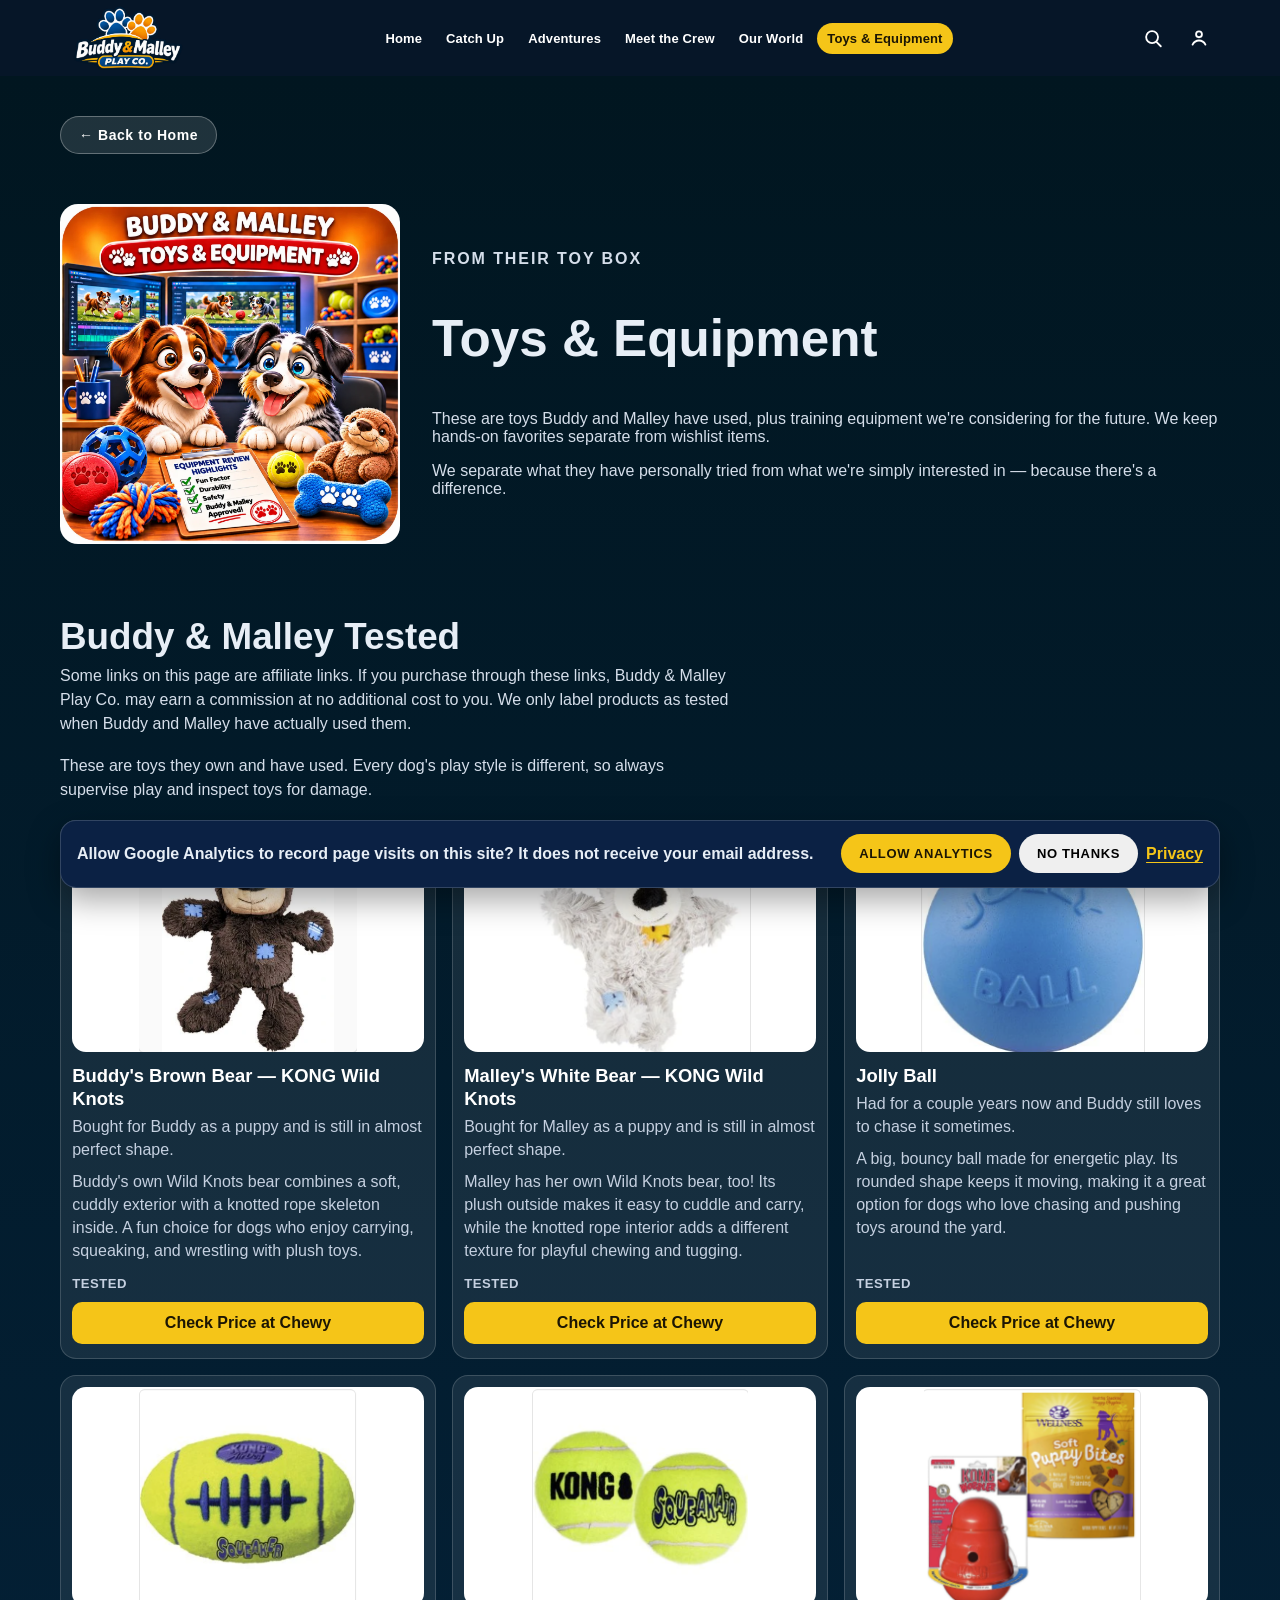
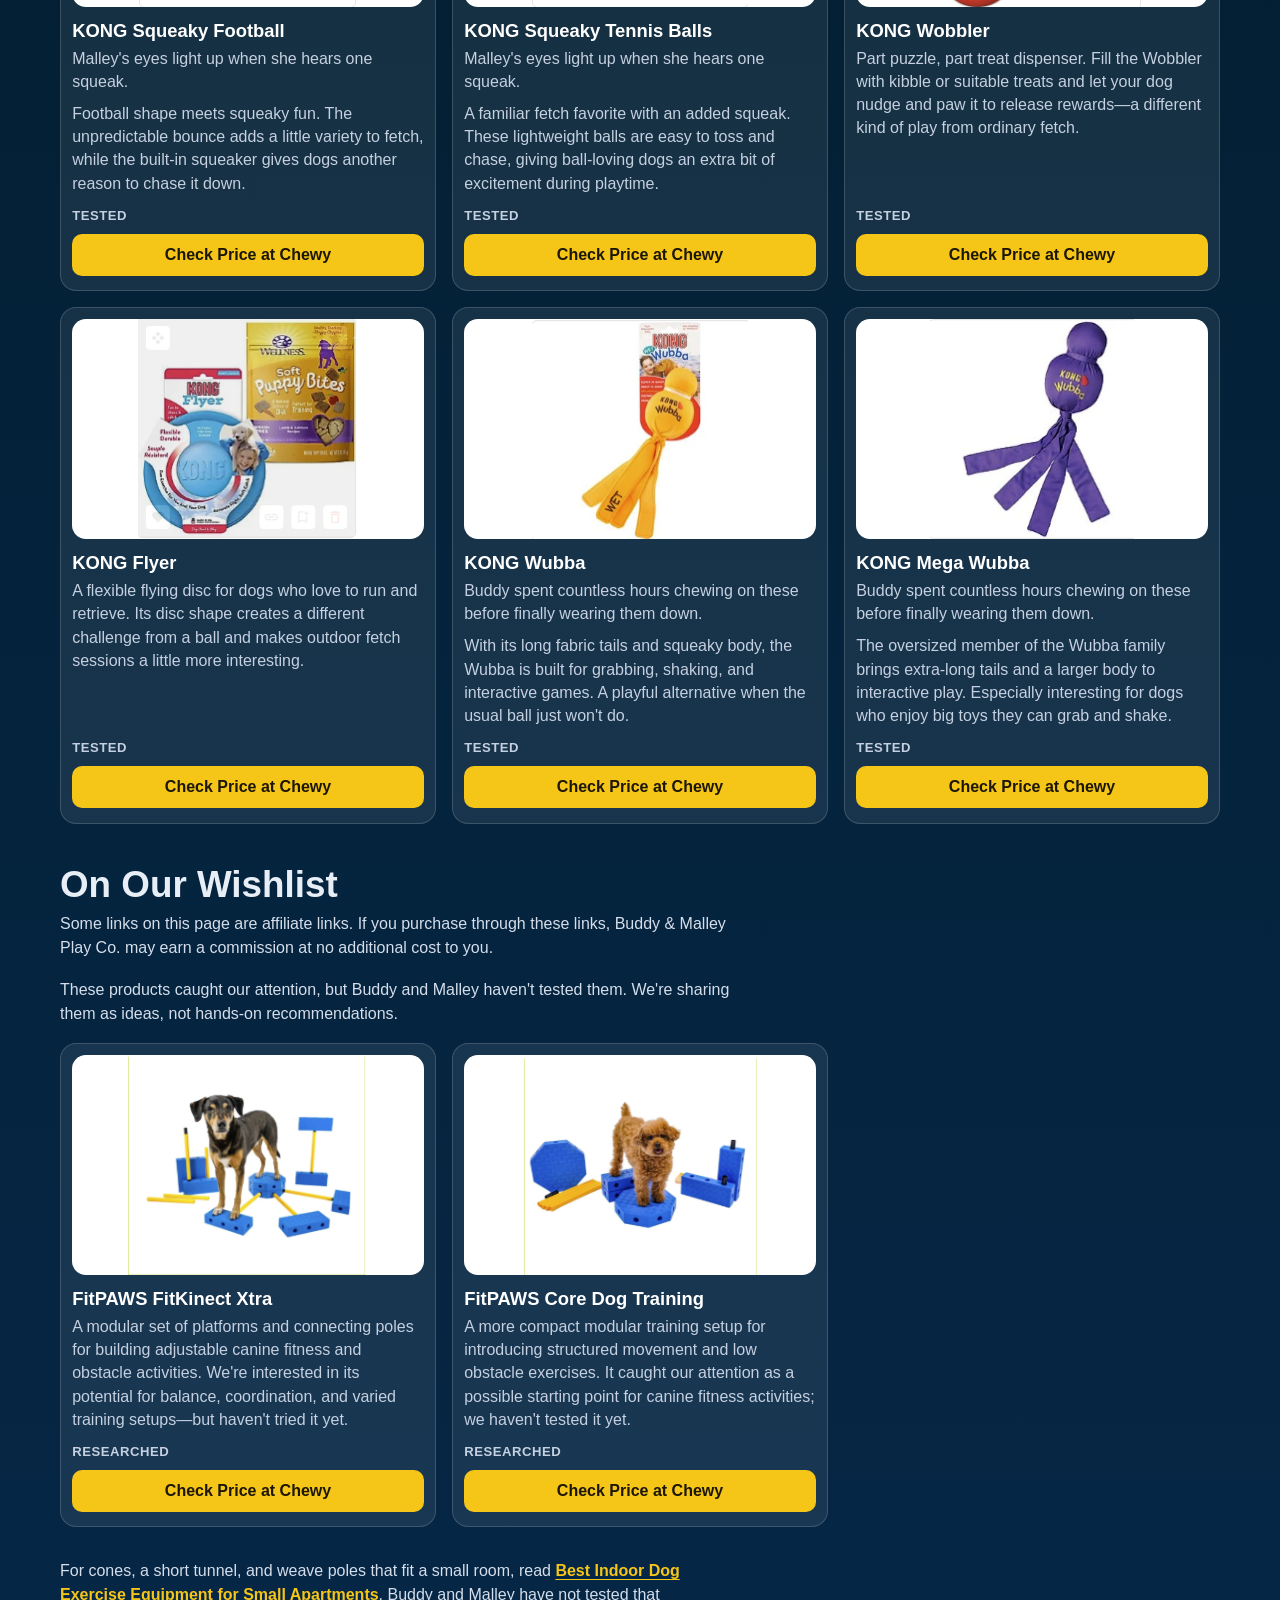
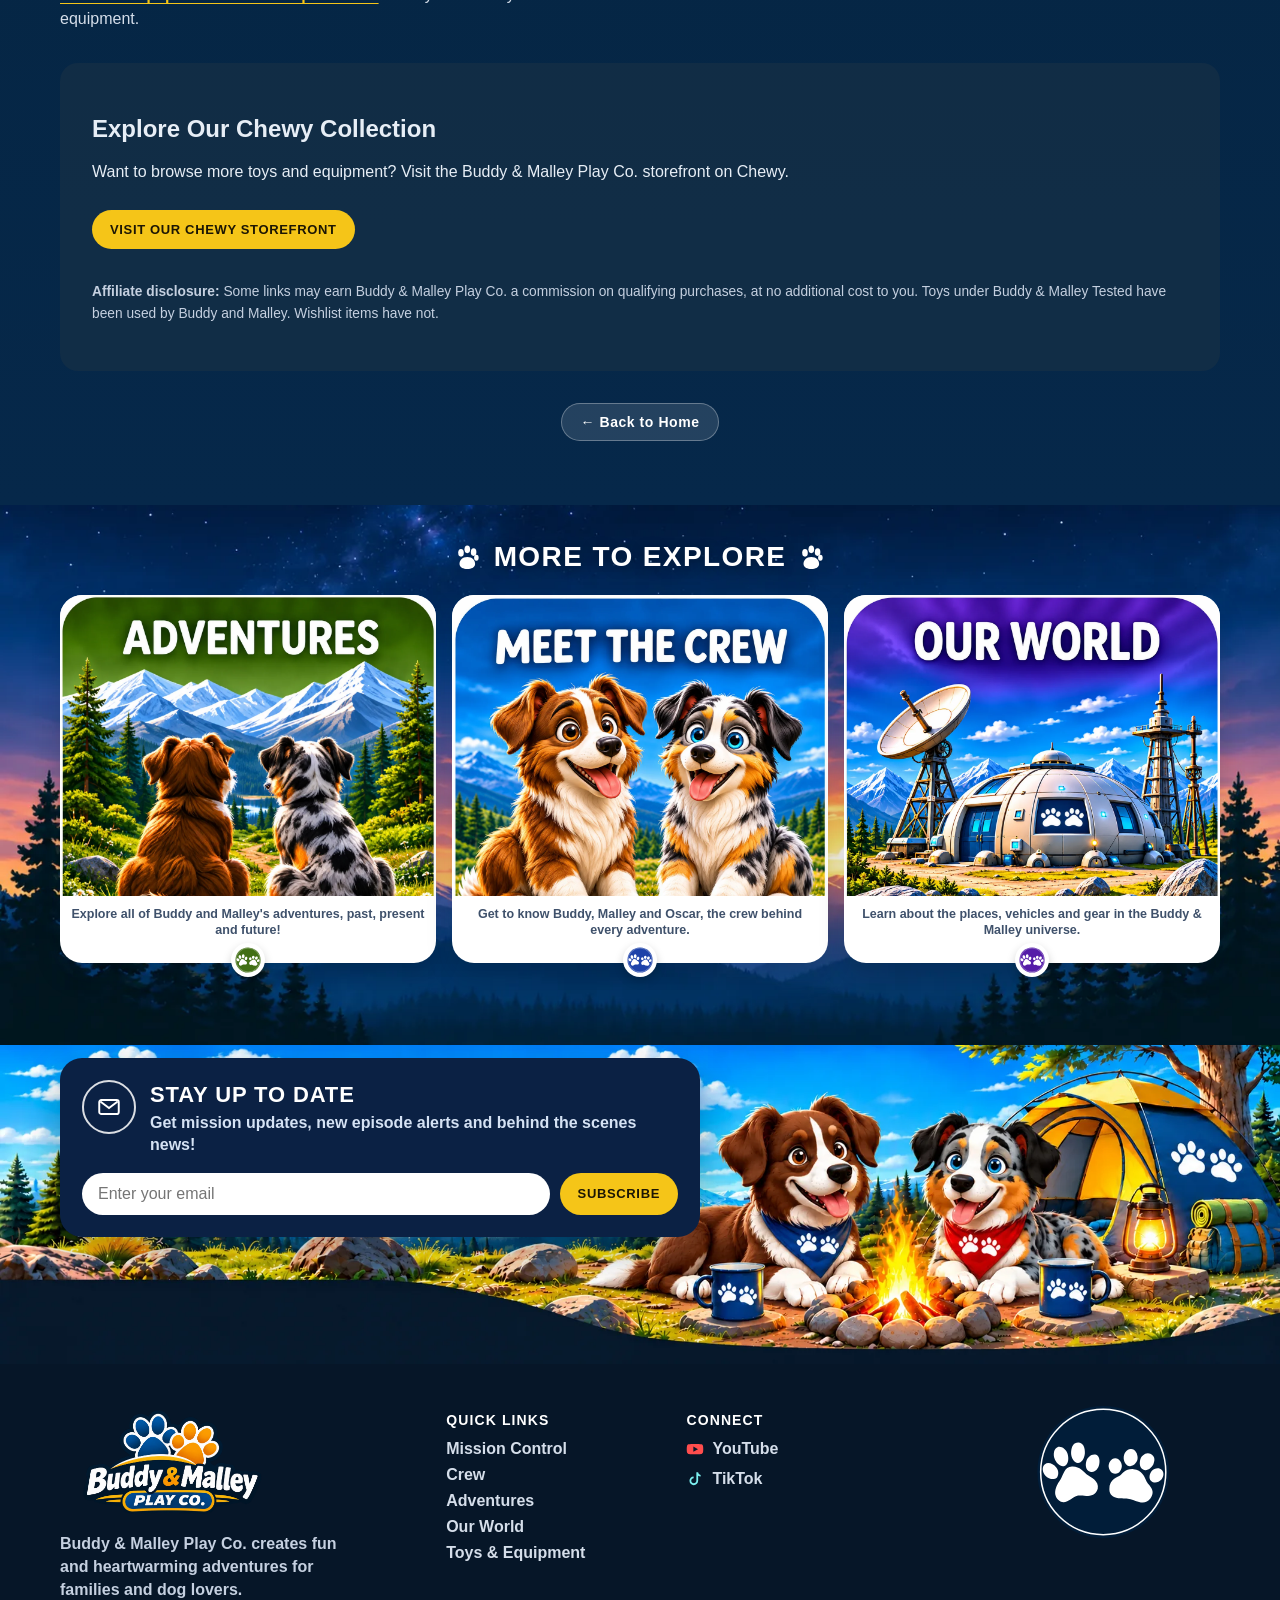
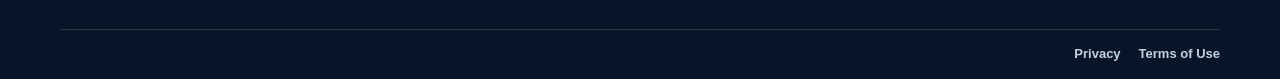
<file: toys-and-equipment.html>
<!DOCTYPE html>

<html lang="en">
<head>
  <script>
    window.dataLayer = window.dataLayer || [];
    function gtag(){dataLayer.push(arguments);}
    gtag('consent', 'default', {
      analytics_storage: 'denied',
      ad_storage: 'denied',
      ad_user_data: 'denied',
      ad_personalization: 'denied'
    });
    window.bmLoadAnalytics = function () {
      if (window.bmAnalyticsLoaded) return;
      window.bmAnalyticsLoaded = true;
      gtag('consent', 'update', { analytics_storage: 'granted' });
      gtag('js', new Date());
      gtag('config', 'G-28VXV1EG1T', { send_page_view: true, allow_google_signals: false });
      var script = document.createElement('script');
      script.async = true;
      script.src = 'https://www.googletagmanager.com/gtag/js?id=G-28VXV1EG1T';
      document.head.appendChild(script);
    };
    try {
      if (localStorage.getItem('bm-analytics') === 'granted') window.bmLoadAnalytics();
    } catch (ignore) {}
  </script>
<meta charset="utf-8"/>
<meta content="width=device-width, initial-scale=1" name="viewport"/>
<meta http-equiv="Content-Security-Policy" content="default-src 'self'; base-uri 'self'; object-src 'none'; frame-src 'none'; form-action 'self' https://*.sibforms.com; script-src 'self' 'unsafe-inline' https://sibforms.com https://www.googletagmanager.com; style-src 'self' 'unsafe-inline' https://fonts.googleapis.com; font-src 'self' https://fonts.gstatic.com; img-src 'self' data: https://www.google-analytics.com https://www.googletagmanager.com; connect-src 'self' https://fonts.googleapis.com https://fonts.gstatic.com https://sibforms.com https://*.sibforms.com https://www.google-analytics.com https://*.google-analytics.com https://*.analytics.google.com https://www.googletagmanager.com"/>
<title>Toys &amp; Equipment | Buddy &amp; Malley Play Co.</title>
<meta content="Toys, gear and equipment Buddy &amp; Malley love, plus Play Co. recommendations worth checking out. Explore toys Buddy and Malley actually use, plus equipment on their wishlist." name="description"/>
<meta content="index, follow" name="robots"/>
<meta content="#061628" name="theme-color"/>
<link href="https://buddymalleyplayco.com/sitemap.xml" rel="sitemap" title="Sitemap" type="application/xml"/>
<link href="https://buddymalleyplayco.com/toys-and-equipment.html" rel="canonical"/>
<link href="Images/Explore/Explore_Icon_Meet.svg" rel="icon"/>
<link href="https://fonts.googleapis.com" rel="preconnect"/>
<link crossorigin="" href="https://fonts.gstatic.com" rel="preconnect"/>
<link href="https://fonts.googleapis.com/css2?family=Montserrat:wght@600;700;800;900&amp;family=Nunito:wght@400;600;700;800&amp;display=swap" rel="stylesheet"/>
<link href="styles.css" rel="stylesheet"/>
<meta content="website" property="og:type"/>
<meta content="Buddy &amp; Malley Play Co." property="og:site_name"/>
<meta content="Toys &amp; Equipment | Buddy &amp; Malley Play Co." property="og:title"/>
<meta content="Toys, gear and equipment Buddy &amp; Malley love, plus Play Co. recommendations worth checking out. Explore toys Buddy and Malley actually use, plus equipment on their wishlist." property="og:description"/>
<meta content="https://buddymalleyplayco.com/toys-and-equipment.html" property="og:url"/>
<meta content="https://buddymalleyplayco.com/Images/og-image.jpg" property="og:image"/>
<meta content="1200" property="og:image:width"/>
<meta content="630" property="og:image:height"/>
<meta content="Buddy and Malley Play Co. toys and equipment" property="og:image:alt"/>
<meta content="en_US" property="og:locale"/>
<meta content="summary_large_image" name="twitter:card"/>
<meta content="Toys &amp; Equipment | Buddy &amp; Malley Play Co." name="twitter:title"/>
<meta content="Toys, gear and equipment Buddy &amp; Malley love, plus Play Co. recommendations worth checking out. Explore toys Buddy and Malley actually use, plus equipment on their wishlist." name="twitter:description"/>
<meta content="https://buddymalleyplayco.com/Images/og-image.jpg" name="twitter:image"/>
<meta content="Buddy and Malley Play Co. toys and equipment" name="twitter:image:alt"/>
<script type="application/ld+json">
  {
    "@context": "https://schema.org",
    "@graph": [
      {
        "@type": "Organization",
        "@id": "https://buddymalleyplayco.com/#organization",
        "name": "Buddy & Malley Play Co.",
        "url": "https://buddymalleyplayco.com/",
        "logo": "https://buddymalleyplayco.com/Images/logo.webp",
        "description": "Buddy & Malley Play Co. creates fun and heartwarming adventures for families and dog lovers.",
        "sameAs": ["https://www.youtube.com/@BuddyMalleyPlayCo"]
      },
      {
        "@type": "WebSite",
        "@id": "https://buddymalleyplayco.com/#website",
        "url": "https://buddymalleyplayco.com/",
        "name": "Buddy & Malley Play Co.",
        "publisher": { "@id": "https://buddymalleyplayco.com/#organization" },
        "inLanguage": "en"
      },
      {
        "@type": "WebPage",
        "@id": "https://buddymalleyplayco.com/toys-and-equipment.html#webpage",
        "url": "https://buddymalleyplayco.com/toys-and-equipment.html",
        "name": "Toys & Equipment | Buddy & Malley Play Co.",
        "description": "Toys, gear and equipment Buddy & Malley love, plus Play Co. recommendations worth checking out. Explore toys Buddy and Malley actually use, plus equipment on their wishlist.",
        "isPartOf": { "@id": "https://buddymalleyplayco.com/#website" },
        "about": { "@id": "https://buddymalleyplayco.com/#organization" },
        "inLanguage": "en"
      }
    ]
  }
  </script>
<style>
.page-details{color:#e7eef6}
.bm-toys-intro{display:grid;grid-template-columns:minmax(180px,340px) 1fr;gap:2rem;align-items:center;padding:2rem 0}
.bm-toys-intro img{width:100%;border-radius:18px}
.bm-toys-intro h1{font-size:clamp(2rem,4vw,3.2rem);line-height:1.1}
.bm-toys-intro p{color:#d5deea}
.bm-eyebrow{font-weight:800;letter-spacing:.12em;color:#c79542}
.bm-section{margin:2.5rem 0 .4rem;font-size:clamp(1.6rem,3vw,2.3rem)}
.bm-lead{margin:0 0 1.1rem;max-width:42rem;color:#d5deea;line-height:1.5}
.bm-lead a{color:#f5c518;font-weight:800;text-decoration:underline;text-underline-offset:3px}
.bm-lead a:hover,.bm-lead a:focus-visible{color:#fff}
.bm-product-grid,.bm-wish-row{display:grid;grid-template-columns:repeat(3,minmax(0,1fr));gap:1rem;margin:0 0 2rem;align-items:stretch}
.bm-product,.bm-wish-row article{display:flex;flex-direction:column;min-width:0;width:auto;max-width:none;background:rgba(255,255,255,.08);color:#fff;border:1px solid rgba(255,255,255,.16);border-radius:16px;padding:.7rem .7rem .9rem}
.bm-photo{display:flex;align-items:center;justify-content:center;height:220px;overflow:hidden;background:#fff;border-radius:14px;margin:0 0 .75rem;padding:0}
.bm-photo img{display:block;width:100%;height:100%;object-fit:contain;margin:0}
.bm-product h3,.bm-wish-row h3{margin:0 0 .3rem;color:#fff;font-size:1.15rem;line-height:1.25}
.bm-product p,.bm-wish-row p{margin:0;color:#c5d0e0;line-height:1.45}
.bm-product .bm-note{margin:0 0 .55rem}
.bm-product-links,.bm-wish-foot{display:flex;flex-direction:column;margin-top:auto;padding-top:.7rem}
.bm-wish-label{margin:0;font-size:.82rem;font-weight:800;letter-spacing:.04em;text-transform:uppercase;color:#e2b96d}
.bm-product-links .bm-wish-label,.bm-wish-foot .bm-wish-label{margin:0 0 .55rem}
.page-details .bm-product .btn,.page-details .bm-wish-row .btn{width:100%;margin-top:0;border-radius:10px;text-transform:none;letter-spacing:0;font-size:1rem}
.bm-shop{margin:2rem 0;padding:2rem;border-radius:18px;background:rgba(23,48,70,.65)}
.bm-shop .btn{display:inline-block;margin:.8rem 0}
.bm-disclosure{font-size:.86rem;line-height:1.6;margin-top:1.2rem;color:#c5d0e0}
.bm-shop p a{color:#f5c518;text-decoration:underline;text-underline-offset:3px}
@media(max-width:760px){.bm-product-grid,.bm-wish-row{grid-template-columns:1fr}}
@media(max-width:700px){.bm-toys-intro{grid-template-columns:1fr}.bm-toys-intro img{max-width:360px}.bm-shop{padding:1.2rem}}
</style>
</head>
<body data-page="tested">
<a class="skip" href="#content">Skip to content</a>
<header class="site-header">
<div class="wrap nav-inner">
<a class="brand" href="index.html">
<img alt="Buddy &amp; Malley Play Co." height="887" src="Images/logo.webp" width="1774"/>
</a>
<ul class="nav-links" id="site-nav">
<li><a href="index.html">Home</a></li>
<li><a href="index.html#catch-up">Catch Up</a></li>
<li><a href="adventures.html">Adventures</a></li>
<li><a href="meet-the-crew.html">Meet the Crew</a></li>
<li><a href="our-world.html">Our World</a></li>
<li hidden=""><a href="behind-the-scenes.html">Behind the Scenes</a></li>
<li><a aria-current="page" href="toys-and-equipment.html">Toys &amp; Equipment</a></li>
</ul>
<div class="nav-tools">
<button aria-controls="search-dialog" aria-haspopup="dialog" class="icon-btn" command="show-modal" commandfor="search-dialog" id="open-search" type="button">
<span class="visually-hidden">Search</span>
<svg aria-hidden="true" height="22" viewbox="0 0 24 24" width="22">
<circle cx="11" cy="11" fill="none" r="6.5" stroke="currentColor" stroke-width="2"></circle>
<path d="M16 16.5 20.5 21" fill="none" stroke="currentColor" stroke-linecap="round" stroke-width="2"></path>
</svg>
</button>
<button aria-controls="account-dialog" aria-haspopup="dialog" class="icon-btn" command="show-modal" commandfor="account-dialog" id="open-account" type="button">
<span class="visually-hidden">Account</span>
<svg aria-hidden="true" height="22" viewbox="0 0 24 24" width="22">
<circle cx="12" cy="8" fill="none" r="3.2" stroke="currentColor" stroke-width="2"></circle>
<path d="M5 19.2c1.5-3 3.9-4.5 7-4.5s5.5 1.5 7 4.5" fill="none" stroke="currentColor" stroke-linecap="round" stroke-width="2"></path>
</svg>
</button>
<button aria-controls="site-nav" aria-expanded="false" class="icon-btn nav-toggle" type="button">
<span class="visually-hidden">Menu</span>
<svg aria-hidden="true" height="22" viewbox="0 0 24 24" width="22">
<path d="M4 7h16M4 12h16M4 17h16" fill="none" stroke="currentColor" stroke-linecap="round" stroke-width="2"></path>
</svg>
</button>
</div>
</div>
</header>
<main id="content">

<section class="details page-details" id="details"><div class="wrap"><a class="back-link" href="index.html#explore-world">← Back to Home</a><div class="bm-toys-intro"><img alt="Buddy and Malley Toys and Equipment" loading="lazy" src="Images/Explore/Explore_Toys.webp"/><div><p class="bm-eyebrow">FROM THEIR TOY BOX</p><h1>Toys &amp; Equipment</h1><p>These are toys Buddy and Malley have used, plus training equipment we're considering for the future. We keep hands-on favorites separate from wishlist items.</p><p>We separate what they have personally tried from what we're simply interested in — because there's a difference.</p></div></div><h2 class="bm-section">Buddy &amp; Malley Tested</h2><p class="bm-lead">Some links on this page are affiliate links. If you purchase through these links, Buddy &amp; Malley Play Co. may earn a commission at no additional cost to you. We only label products as tested when Buddy and Malley have actually used them.</p><p class="bm-lead">These are toys they own and have used. Every dog's play style is different, so always supervise play and inspect toys for damage.</p><div class="bm-product-grid">
<article class="bm-product">
<div class="bm-photo">
<img src="Images/Toys/BuddysBear.png" alt="Buddy's brown KONG Wild Knots Bear" width="218" height="220">
</div>
<h3>Buddy's Brown Bear — KONG Wild Knots</h3>
<p class="bm-note">Bought for Buddy as a puppy and is still in almost perfect shape.</p>
<p>Buddy's own Wild Knots bear combines a soft, cuddly exterior with a knotted rope skeleton inside. A fun choice for dogs who enjoy carrying, squeaking, and wrestling with plush toys.</p>
<div class="bm-product-links"><p class="bm-wish-label">Tested</p><a class="btn gold bm-product-link" href="https://www.creator.anchor.store/a/DD6WKCjCI4" rel="noopener noreferrer sponsored" target="_blank">Check Price at Chewy</a></div>
</article>
<article class="bm-product">
<div class="bm-photo">
<img src="Images/Toys/MalleysBear.png" alt="Malley's white KONG Wild Knots Bear" width="220" height="217">
</div>
<h3>Malley's White Bear — KONG Wild Knots</h3>
<p class="bm-note">Bought for Malley as a puppy and is still in almost perfect shape.</p>
<p>Malley has her own Wild Knots bear, too! Its plush outside makes it easy to cuddle and carry, while the knotted rope interior adds a different texture for playful chewing and tugging.</p>
<div class="bm-product-links"><p class="bm-wish-label">Tested</p><a class="btn gold bm-product-link" href="https://www.creator.anchor.store/a/I8nLoRpkrw" rel="noopener noreferrer sponsored" target="_blank">Check Price at Chewy</a></div>
</article>
<article class="bm-product">
<div class="bm-photo">
<img src="Images/Toys/JolyBall.png" alt="Blue Jolly Ball from Buddy and Malley's toy collection" width="225" height="217">
</div>
<h3>Jolly Ball</h3>
<p class="bm-note">Had for a couple years now and Buddy still loves to chase it sometimes.</p>
<p>A big, bouncy ball made for energetic play. Its rounded shape keeps it moving, making it a great option for dogs who love chasing and pushing toys around the yard.</p>
<div class="bm-product-links"><p class="bm-wish-label">Tested</p><a class="btn gold bm-product-link" href="https://www.creator.anchor.store/a/Q779xYt5K7" rel="noopener noreferrer sponsored" target="_blank">Check Price at Chewy</a></div>
</article>
<article class="bm-product">
<div class="bm-photo">
<img src="Images/Toys/KongFootball.png" alt="Yellow KONG squeaky football" width="221" height="223">
</div>
<h3>KONG Squeaky Football</h3>
<p class="bm-note">Malley's eyes light up when she hears one squeak.</p>
<p>Football shape meets squeaky fun. The unpredictable bounce adds a little variety to fetch, while the built-in squeaker gives dogs another reason to chase it down.</p>
<div class="bm-product-links"><p class="bm-wish-label">Tested</p><a class="btn gold bm-product-link" href="https://www.creator.anchor.store/a/LtGSRbpmnB" rel="noopener noreferrer sponsored" target="_blank">Check Price at Chewy</a></div>
</article>
<article class="bm-product">
<div class="bm-photo">
<img src="Images/Toys/KongTennis.png" alt="Two yellow KONG squeaky tennis balls" width="219" height="223">
</div>
<h3>KONG Squeaky Tennis Balls</h3>
<p class="bm-note">Malley's eyes light up when she hears one squeak.</p>
<p>A familiar fetch favorite with an added squeak. These lightweight balls are easy to toss and chase, giving ball-loving dogs an extra bit of excitement during playtime.</p>
<div class="bm-product-links"><p class="bm-wish-label">Tested</p><a class="btn gold bm-product-link" href="https://www.creator.anchor.store/a/lpRvUaw7po" rel="noopener noreferrer sponsored" target="_blank">Check Price at Chewy</a></div>
</article>
<article class="bm-product">
<div class="bm-photo">
<img src="Images/Toys/KongWobbler.png" alt="Red KONG Wobbler toy" width="218" height="221">
</div>
<h3>KONG Wobbler</h3>
<p>Part puzzle, part treat dispenser. Fill the Wobbler with kibble or suitable treats and let your dog nudge and paw it to release rewards—a different kind of play from ordinary fetch.</p>
<div class="bm-product-links"><p class="bm-wish-label">Tested</p><a class="btn gold bm-product-link" href="https://www.creator.anchor.store/a/Y62bXJvKjO" rel="noopener noreferrer sponsored" target="_blank">Check Price at Chewy</a></div>
</article>
<article class="bm-product">
<div class="bm-photo">
<img src="Images/Toys/KongFlyer.png" alt="Blue KONG Flyer flying disc" width="221" height="221">
</div>
<h3>KONG Flyer</h3>
<p>A flexible flying disc for dogs who love to run and retrieve. Its disc shape creates a different challenge from a ball and makes outdoor fetch sessions a little more interesting.</p>
<div class="bm-product-links"><p class="bm-wish-label">Tested</p><a class="btn gold bm-product-link" href="https://www.creator.anchor.store/a/jMdmx5GCp8" rel="noopener noreferrer sponsored" target="_blank">Check Price at Chewy</a></div>
</article>
<article class="bm-product">
<div class="bm-photo">
<img src="Images/Toys/Wubba.png" alt="Yellow KONG Wubba toy" width="216" height="221">
</div>
<h3>KONG Wubba</h3>
<p class="bm-note">Buddy spent countless hours chewing on these before finally wearing them down.</p>
<p>With its long fabric tails and squeaky body, the Wubba is built for grabbing, shaking, and interactive games. A playful alternative when the usual ball just won't do.</p>
<div class="bm-product-links"><p class="bm-wish-label">Tested</p><a class="btn gold bm-product-link" href="https://www.creator.anchor.store/a/vxPFUDpt7v" rel="noopener noreferrer sponsored" target="_blank">Check Price at Chewy</a></div>
</article>
<article class="bm-product">
<div class="bm-photo">
<img src="Images/Toys/MegaWubba.png" alt="Purple KONG Mega Wubba toy" width="206" height="222">
</div>
<h3>KONG Mega Wubba</h3>
<p class="bm-note">Buddy spent countless hours chewing on these before finally wearing them down.</p>
<p>The oversized member of the Wubba family brings extra-long tails and a larger body to interactive play. Especially interesting for dogs who enjoy big toys they can grab and shake.</p>
<div class="bm-product-links"><p class="bm-wish-label">Tested</p><a class="btn gold bm-product-link" href="https://www.creator.anchor.store/a/6CIWyrxY4H" rel="noopener noreferrer sponsored" target="_blank">Check Price at Chewy</a></div>
</article>
</div>
<h2 class="bm-section">On Our Wishlist</h2><p class="bm-lead">Some links on this page are affiliate links. If you purchase through these links, Buddy &amp; Malley Play Co. may earn a commission at no additional cost to you.</p><p class="bm-lead">These products caught our attention, but Buddy and Malley haven't tested them. We're sharing them as ideas, not hands-on recommendations.</p>
<div class="bm-wish-row">
<article>
<div class="bm-photo">
<img src="Images/Toys/FitkinnectXtra.png" alt="Dog standing among the larger blue FitPAWS FitKinect Xtra training pieces" width="253" height="230">
</div>
<h3>FitPAWS FitKinect Xtra</h3>
<p>A modular set of platforms and connecting poles for building adjustable canine fitness and obstacle activities. We're interested in its potential for balance, coordination, and varied training setups—but haven't tried it yet.</p>
<div class="bm-wish-foot"><p class="bm-wish-label">Researched</p><a class="btn gold" href="https://www.creator.anchor.store/a/ZuVh21p4ld" rel="noopener noreferrer sponsored" target="_blank">Check Price at Chewy</a></div>
</article>
<article>
<div class="bm-photo">
<img src="Images/Toys/FitkinnectCore.png" alt="Small dog standing among the FitPAWS Core training pieces" width="250" height="233">
</div>
<h3>FitPAWS Core Dog Training</h3>
<p>A more compact modular training setup for introducing structured movement and low obstacle exercises. It caught our attention as a possible starting point for canine fitness activities; we haven't tested it yet.</p>
<div class="bm-wish-foot"><p class="bm-wish-label">Researched</p><a class="btn gold" href="https://www.creator.anchor.store/a/2uVTri2LEk" rel="noopener noreferrer sponsored" target="_blank">Check Price at Chewy</a></div>
</article>
</div><p class="bm-lead">For cones, a short tunnel, and weave poles that fit a small room, read <a href="indoor-dog-exercise-small-apartments.html">Best Indoor Dog Exercise Equipment for Small Apartments</a>. Buddy and Malley have not tested that equipment.</p><div class="bm-shop"><h2>Explore Our Chewy Collection</h2><p>Want to browse more toys and equipment? Visit the Buddy &amp; Malley Play Co. storefront on Chewy.</p><a class="btn gold" href="https://chewpanions.chewy.com/buddymalleyplayco" rel="noopener noreferrer sponsored" target="_blank">Visit Our Chewy Storefront</a><p class="bm-disclosure"><strong>Affiliate disclosure:</strong> Some links may earn Buddy &amp; Malley Play Co. a commission on qualifying purchases, at no additional cost to you. Toys under Buddy &amp; Malley Tested have been used by Buddy and Malley. Wishlist items have not.</p></div><a class="back-link back-bottom" href="index.html#explore-world">← Back to Home</a></div></section>
<section aria-labelledby="more-title" class="missions more-explore">
<div class="wrap">
<h2 class="world-title" id="more-title">
<svg aria-hidden="true" viewbox="0 0 80 80"><g fill="currentColor"><ellipse cx="20" cy="28" rx="8" ry="11"></ellipse><ellipse cx="38" cy="18" rx="8" ry="11"></ellipse><ellipse cx="56" cy="26" rx="8" ry="11"></ellipse><ellipse cx="64" cy="42" rx="6.5" ry="8.5"></ellipse><path d="M38 40c-14 0-24 10-22 22 1.6 8 10 12 22 12s20.4-4 22-12c2-12-8-22-22-22z"></path></g></svg>
          More to Explore
          <svg aria-hidden="true" viewbox="0 0 80 80"><g fill="currentColor"><ellipse cx="20" cy="28" rx="8" ry="11"></ellipse><ellipse cx="38" cy="18" rx="8" ry="11"></ellipse><ellipse cx="56" cy="26" rx="8" ry="11"></ellipse><ellipse cx="64" cy="42" rx="6.5" ry="8.5"></ellipse><path d="M38 40c-14 0-24 10-22 22 1.6 8 10 12 22 12s20.4-4 22-12c2-12-8-22-22-22z"></path></g></svg>
</h2>
<div class="more-grid">
<a class="world-card" href="adventures.html">
<img alt="Buddy and Malley sitting on a rock looking out over a mountain valley. Adventures." class="art" decoding="async" height="1254" loading="lazy" src="Images/Explore/Explore_Adventures.webp" width="1254"/>
<p>Explore all of Buddy and Malley's adventures, past, present and future!</p>
<img alt="" class="badge" decoding="async" loading="lazy" src="Images/Explore/Explore_Icon_Adventures.svg"/>
</a>
<a class="world-card" href="meet-the-crew.html">
<img alt="Buddy and Malley smiling in front of snowy mountains. Meet the Crew." class="art" decoding="async" height="1254" loading="lazy" src="Images/Explore/Explore_Meet.webp" width="1254"/>
<p>Get to know Buddy, Malley and Oscar, the crew behind every adventure.</p>
<img alt="" class="badge" decoding="async" loading="lazy" src="Images/Explore/Explore_Icon_Meet.svg"/>
</a>
<a class="world-card" href="our-world.html">
<img alt="A mountain base station with a satellite dish and radio towers. Our World." class="art" decoding="async" height="1254" loading="lazy" src="Images/Explore/Explore_Our_World.webp" width="1254"/>
<p>Learn about the places, vehicles and gear in the Buddy &amp; Malley universe.</p>
<img alt="" class="badge" decoding="async" loading="lazy" src="Images/Explore/Explore_Icon_World.svg"/>
</a>
<a class="world-card" hidden="" href="behind-the-scenes.html">
<img alt="Buddy and Malley at a video editing desk. Behind the Scenes." class="art" decoding="async" height="1254" loading="lazy" src="Images/Explore/Explore_Scenes.webp" width="1254"/>
<p>See how the adventures come to life, tips, tricks and lessons we learn.</p>
<img alt="" class="badge" decoding="async" loading="lazy" src="Images/Explore/Explore_Icon_Scenes.svg"/>
</a>
</div>
</div>
</section>
<section aria-labelledby="signup-title" class="signup" id="signup">
<div aria-hidden="true" class="signup-photo">
<img alt="" decoding="async" height="724" loading="lazy" src="Images/Backgrounds/Explore.webp" width="2172"/>
</div>
<div class="wrap signup-layout">
<div id="sib-form-container" class="signup-card">
<div id="error-message" class="sib-form-message-panel" role="alert">
<div class="sib-form-message-panel__text sib-form-message-panel__text--center">
<span class="sib-form-message-panel__inner-text">Your subscription could not be saved. Please try again.</span>
</div>
</div>
<div id="success-message" class="sib-form-message-panel" role="status">
<div class="sib-form-message-panel__text sib-form-message-panel__text--center">
<span class="sib-form-message-panel__inner-text">Almost there! Check your email and click the confirmation link to join Buddy &amp; Malley’s updates. 🐾</span>
</div>
</div>
<div class="signup-head">
<span aria-hidden="true" class="mail-badge">
<svg height="26" viewbox="0 0 24 24" width="26">
<rect fill="none" height="13" rx="2" stroke="currentColor" stroke-width="1.8" width="18" x="3" y="5.5"></rect>
<path d="m4 7 8 6 8-6" fill="none" stroke="currentColor" stroke-width="1.8"></path>
</svg>
</span>
<div>
<h2 id="signup-title">Stay Up to Date</h2>
<p>Get mission updates, new episode alerts and behind the scenes news!</p>
</div>
</div>
<div id="sib-container">
<form id="sib-form" method="POST" action="https://b4734563.sibforms.com/serve/[base64]" data-type="subscription">
<div class="signup-row">
<div class="sib-input">
<div class="form__entry entry_block">
<label class="visually-hidden" for="EMAIL">Email</label>
<div class="entry__field">
<input class="input" id="EMAIL" name="EMAIL" type="email" inputmode="email" autocomplete="email" placeholder="Enter your email" data-required="true" required="">
</div>
<label class="entry__error entry__error--primary"></label>
</div>
</div>
<button class="btn gold sib-form-block__button sib-form-block__button-with-loader" type="submit">Subscribe</button>
</div>
<input type="text" name="email_address_check" value="" class="input--hidden" autocomplete="off" tabindex="-1" aria-hidden="true">
<input type="hidden" name="locale" value="en">
</form>
</div>
</div>
</div>
</section>
</main>
<footer class="site-footer">
<div class="wrap footer-grid">
<div>
<a class="brand" href="index.html">
<img alt="Buddy &amp; Malley Play Co." decoding="async" height="887" loading="lazy" src="Images/logo.webp" width="1774"/>
</a>
<p class="footer-blurb">Buddy &amp; Malley Play Co. creates fun and heartwarming adventures for families and dog lovers.</p>
</div>
<div>
<h2>Quick Links</h2>
<ul>
<li><a href="index.html">Mission Control</a></li>
<li><a href="meet-the-crew.html">Crew</a></li>
<li><a href="adventures.html">Adventures</a></li>
<li><a href="our-world.html">Our World</a></li>
<li hidden=""><a href="behind-the-scenes.html">Behind the Scenes</a></li>
<li><a href="toys-and-equipment.html">Toys &amp; Equipment</a></li>
<li hidden=""><a href="toys-and-equipment.html">Store</a></li>
</ul>
</div>
<div>
<h2>Connect</h2>
<ul class="connect-list">
<li><button data-social="YouTube" type="button"><svg aria-hidden="true" viewbox="0 0 24 24"><path d="M23 12.2s0-3.2-.4-4.6c-.2-.9-.9-1.6-1.8-1.8C19.2 5.4 12 5.4 12 5.4s-7.2 0-8.8.4c-.9.2-1.6.9-1.8 1.8C1 9 1 12.2 1 12.2s0 3.2.4 4.6c.2.9.9 1.6 1.8 1.8 1.6.4 8.8.4 8.8.4s7.2 0 8.8-.4c.9-.2 1.6-.9 1.8-1.8.4-1.4.4-4.6.4-4.6zM9.8 15.6V8.8l6.2 3.4-6.2 3.4z" fill="#ff4d4d"></path></svg>YouTube</button></li>
<li><button data-social="TikTok" type="button"><svg aria-hidden="true" viewbox="0 0 24 24"><path d="M14 3h2.2c.3 1.8 1.4 3.2 3.3 3.6v2.2c-1.2 0-2.3-.4-3.3-1v6.6c0 3.3-2.5 5.8-5.8 5.8S4.6 17.7 4.6 14.4c0-3.2 2.4-5.7 5.6-5.8v2.4c-1.8.1-3.2 1.6-3.2 3.4 0 1.9 1.5 3.4 3.4 3.4s3.4-1.5 3.4-3.4V3z" fill="#7cf0f0"></path></svg>TikTok</button></li>
<li hidden=""><button data-social="Instagram" type="button"><svg aria-hidden="true" viewbox="0 0 24 24"><rect fill="none" height="18" rx="5" stroke="#f7a1c4" stroke-width="2" width="18" x="3" y="3"></rect><circle cx="12" cy="12" fill="none" r="4" stroke="#f7a1c4" stroke-width="2"></circle><circle cx="17.2" cy="6.8" fill="#f7a1c4" r="1"></circle></svg>Instagram</button></li>
<li hidden=""><button data-social="Facebook" type="button"><svg aria-hidden="true" viewbox="0 0 24 24"><path d="M14 9h3V6h-3c-2.2 0-4 1.8-4 4v2H8v3h2v7h3v-7h2.6l.4-3H13v-2c0-.6.4-1 1-1z" fill="#7eb6ff"></path></svg>Facebook</button></li>
<li hidden=""><button data-social="X" type="button"><svg aria-hidden="true" viewbox="0 0 24 24"><path d="M4 4h4.2l3.5 4.8L15.6 4H20l-6.2 7.3L20.4 20h-4.2l-3.8-5.2L8.2 20H4l6.6-7.7z" fill="#fff"></path></svg>X</button></li>
</ul>
</div>
<div hidden="">
<h2>Shop</h2>
<ul>
<li><a href="toys-and-equipment.html">Chewy Favorites</a></li>
<li><a href="toys-and-equipment.html">Buddy's Picks</a></li>
<li><a href="toys-and-equipment.html">Malley's Picks</a></li>
<li><a href="toys-and-equipment.html">Travel &amp; Adventure</a></li>
<li><a href="toys-and-equipment.html">Toys &amp; Treats</a></li>
</ul>
</div>
<img alt="" class="footer-mark" decoding="async" height="866" loading="lazy" src="Images/Explore/Footer_Icon.svg" width="1170"/>
</div>
<div class="wrap legal">
<button command="show-modal" commandfor="privacy-dialog" data-dialog="privacy-dialog" type="button">Privacy</button>
<button command="show-modal" commandfor="terms-dialog" data-dialog="terms-dialog" type="button">Terms of Use</button>
<button command="show-modal" commandfor="contact-dialog" data-dialog="contact-dialog" hidden="" type="button">Contact</button>
</div>
</footer>
<dialog aria-labelledby="search-title" closedby="any" id="search-dialog">
<form class="dialog-card" id="search-form" role="search">
<div class="dialog-head">
<h2 id="search-title">Search</h2>
<button class="dialog-x" command="close" commandfor="search-dialog" data-close="" type="button">Close</button>
</div>
<label class="visually-hidden" for="search-input">Search the site</label>
<input autocomplete="off" autofocus="" id="search-input" placeholder="Try crew, store, episode, parents..." type="search"/>
<ul id="search-results"></ul>
</form>
</dialog>
<dialog aria-labelledby="account-title" closedby="any" id="account-dialog">
<div class="dialog-card">
<div class="dialog-head">
<h2 id="account-title">Crew accounts</h2>
<button class="dialog-x" command="close" commandfor="account-dialog" data-close="" type="button">Close</button>
</div>
<p>Passes for the crew aren't open yet. Check back when the next adventure launches.</p>
</div>
</dialog>
<dialog aria-labelledby="privacy-title" closedby="any" id="privacy-dialog">
<div class="dialog-card">
<div class="dialog-head">
<h2 id="privacy-title">Privacy</h2>
<button class="dialog-x" command="close" commandfor="privacy-dialog" data-close="" type="button">Close</button>
</div>
<p>Buddy &amp; Malley Play Co. respects your privacy.</p>
<p>We may collect information you voluntarily provide, such as your email address if you sign up for updates or contact us. We use this information only to provide the services or communications you requested.</p>
<p>Our website may also collect basic technical information, such as browser type, device information, and website usage data, to help us understand how visitors use the site and improve their experience.</p><p>If you choose Allow analytics, this site loads Google Analytics 4. Google may set cookies and receive the page you visit, general device and browser information, and an approximate location derived from your IP address. It can also record that a visit continued to another website, such as a retailer linked from this site. We do not send your name, email address, or newsletter signup to Google Analytics. If you choose No thanks, the Google Analytics tag is not loaded. You can change that choice later by clearing this site's stored data in your browser.</p>
<p>We do not sell your personal information.</p>
<p>Our website may contain links to third-party websites and services, including social media platforms, video platforms, and retailers. Those websites have their own privacy practices, and Buddy &amp; Malley Play Co. is not responsible for how third-party sites collect or use information.</p>
<p>Some links on this website may be affiliate links. If you make a purchase through an affiliate link, Buddy &amp; Malley Play Co. may receive a commission at no additional cost to you.</p>
<p>Because Buddy &amp; Malley Play Co. creates family-friendly content, we take children's privacy seriously. We do not knowingly collect personal information directly from children under 13 without appropriate parental consent.</p>
<p>This privacy notice may be updated as the website grows and new features are introduced.</p>
<p>Last updated: November 24, 2026</p>
</div>
</dialog>
<dialog aria-labelledby="terms-title" closedby="any" id="terms-dialog">
<div class="dialog-card">
<div class="dialog-head">
<h2 id="terms-title">Terms of Use</h2>
<button class="dialog-x" command="close" commandfor="terms-dialog" data-close="" type="button">Close</button>
</div>
<p>Welcome to Buddy &amp; Malley Play Co. By using this website, you agree to the following terms.</p>
<h3>Content</h3>
<p>The stories, characters, artwork, videos, graphics, logos, written content, and other original materials presented by Buddy &amp; Malley Play Co. are provided for personal, non-commercial enjoyment unless otherwise stated.</p>
<p>You may share links to our website, videos, and social media content. However, you may not copy, reproduce, republish, sell, or distribute our original content as your own without permission.</p>
<p>Buddy, Malley, Oscar, and the Buddy &amp; Malley Play Co. brand and related creative materials may not be used to imply sponsorship, endorsement, or affiliation without permission.</p>
<h3>Family-Friendly Entertainment</h3>
<p>Buddy &amp; Malley Play Co. provides family-friendly entertainment inspired by the adventures and personalities of the real Buddy and Malley.</p>
<p>Some stories, scenes, characters, and situations are fictional or creatively produced for entertainment purposes.</p>
<h3>Third-Party Links</h3>
<p>This website may contain links to third-party websites, retailers, social media platforms, video platforms, and other services.</p>
<p>Buddy &amp; Malley Play Co. does not control these third-party services and is not responsible for their content, availability, products, services, or privacy practices.</p>
<h3>Affiliate Links</h3>
<p>Some links on this website may be affiliate links. If you purchase something through one of these links, Buddy &amp; Malley Play Co. may earn a commission at no additional cost to you.</p>
<p>Affiliate relationships do not change our commitment to clearly distinguish products Buddy and Malley have actually used or tested from products that are simply recommended.</p>
<h3>Products and Recommendations</h3>
<p>Information about toys, equipment, and other products is provided for general informational purposes based on our experiences, research, or opinions.</p>
<p>Every dog is different. Always choose products appropriate for your dog's size, behavior, and chewing habits, supervise play when appropriate, and follow the manufacturer's safety instructions.</p>
<h3>Website Availability</h3>
<p>We work to keep the website accurate and available, but we cannot guarantee that every feature, link, or page will always be available or error-free.</p>
<p>Content and features may be added, updated, changed, or removed as Buddy &amp; Malley Play Co. grows.</p>
<h3>Changes to These Terms</h3>
<p>These Terms of Use may be updated from time to time as the website and Buddy &amp; Malley Play Co. evolve.</p>
<p>Continued use of the website after changes are posted constitutes acceptance of the updated terms.</p>
<p>Last updated: October 31, 2026</p>
</div>
</dialog>
<dialog aria-labelledby="contact-title" closedby="any" id="contact-dialog">
<div class="dialog-card">
<div class="dialog-head">
<h2 id="contact-title">Contact</h2>
<button class="dialog-x" command="close" commandfor="contact-dialog" data-close="" type="button">Close</button>
</div>
<p>The mailbox is still being set up. Leave your email in Stay Up to Date and the crew will know you stopped by.</p>
</div>
</dialog>
<div class="toast" hidden="" id="toast" role="status"></div>
<script>
    window.REQUIRED_CODE_ERROR_MESSAGE = 'Please choose a country code';
    window.LOCALE = 'en';
    window.EMAIL_INVALID_MESSAGE = window.SMS_INVALID_MESSAGE = "The information provided is invalid. Please review the field format and try again.";
    window.REQUIRED_ERROR_MESSAGE = "This field cannot be left blank. ";
    window.GENERIC_INVALID_MESSAGE = "The information provided is invalid. Please review the field format and try again.";
    window.INVALID_NUMBER = "The information provided is invalid. Please review the field format and try again.";
    window.INVALID_DATE = "Please enter a valid date";
    window.REQUIRED_MULTISELECT_MESSAGE = 'Please select at least 1 option';
    window.translation = {
      common: {
        selectedList: '{quantity} list selected',
        selectedLists: '{quantity} lists selected',
        selectedOption: '{quantity} selected',
        selectedOptions: '{quantity} selected',
      }
    };
    var AUTOHIDE = Boolean(0);
  </script>
<script defer="" src="https://sibforms.com/forms/end-form/build/main.js"></script>
<script defer="" src="site.js"></script>
</body>
</html>
</file>
<file: styles.css>
:root {
  --navy: #061628;
  --navy-2: #0b2144;
  --ink: #14284a;
  --muted: #4d5e78;
  --gold: #f5c518;
  --gold-deep: #e2ae04;
  --red: #e31b23;
  --yt: #e01e1e;
  --line: rgba(255, 255, 255, 0.14);
  --shadow: 0 18px 40px rgba(7, 21, 37, 0.18);
  --wrap: 1160px;
  --header: 76px;
}

* { box-sizing: border-box; }
html { scroll-behavior: smooth; }
body {
  margin: 0;
  color: var(--ink);
  font-family: Nunito, "Segoe UI", sans-serif;
  background: #082038;
  overflow-x: hidden;
}
img { max-width: 100%; }
button, input { font: inherit; }
a { color: inherit; }
h1, h2, h3, .nav-links a, .btn, .shot-label, .legal button {
  font-family: Montserrat, Nunito, sans-serif;
}

.skip {
  position: absolute;
  left: 16px;
  top: -48px;
  background: #fff;
  color: var(--ink);
  padding: 8px 12px;
  border-radius: 8px;
  z-index: 80;
}
.skip:focus { top: 12px; }

.visually-hidden {
  position: absolute;
  width: 1px;
  height: 1px;
  padding: 0;
  margin: -1px;
  overflow: hidden;
  clip: rect(0, 0, 0, 0);
  white-space: nowrap;
  border: 0;
}

:focus-visible {
  outline: 3px solid var(--gold);
  outline-offset: 3px;
}

.wrap {
  width: min(var(--wrap), calc(100% - 40px));
  margin-inline: auto;
}

.site-header {
  position: sticky;
  top: 0;
  z-index: 30;
  background: var(--navy);
  color: #fff;
  height: var(--header);
}
.nav-inner {
  height: 100%;
  display: grid;
  grid-template-columns: auto 1fr auto;
  align-items: center;
  gap: 16px;
}
.brand { grid-column: 1; grid-row: 1; }
.nav-links { grid-column: 2; grid-row: 1; justify-self: center; }
.nav-tools { grid-column: 3; grid-row: 1; }
.brand {
  display: flex;
  align-items: center;
  height: auto;
  overflow: visible;
  color: #fff;
  text-decoration: none;
  justify-self: start;
}
.brand img {
  display: block;
  flex: none;
  height: 68px;
  width: auto;
  max-width: none;
  margin: 0;
}
.site-footer .brand img {
  height: 112px;
}

.nav-links {
  display: flex;
  align-items: center;
  gap: 4px;
  list-style: none;
  margin: 0;
  padding: 0;
}
.nav-links a {
  color: #fff;
  text-decoration: none;
  font-weight: 700;
  font-size: 13px;
  letter-spacing: 0.01em;
  padding: 8px 10px;
  border-radius: 999px;
}
.nav-links a:hover { color: var(--gold); }
.nav-links a[aria-current="page"] {
  background: var(--gold);
  color: #1c1604;
}
.nav-links a[aria-current="page"]:hover { color: #1c1604; }

.nav-tools {
  justify-self: end;
  display: flex;
  align-items: center;
  gap: 4px;
}
.icon-btn {
  width: 42px;
  height: 42px;
  border: 0;
  border-radius: 50%;
  background: transparent;
  color: #fff;
  display: grid;
  place-items: center;
  cursor: pointer;
}
.icon-btn:hover { background: rgba(255, 255, 255, 0.08); color: var(--gold); }
.nav-toggle { display: none; }

.hero img {
  display: block;
  width: 100%;
  height: auto;
}

.missions {
  background: #12315f url("Images/Backgrounds/Section1.webp") center bottom / cover no-repeat;
  padding: 42px 0 64px;
}
.panel {
  display: grid;
  grid-template-columns: 1.28fr 0.82fr;
  gap: 28px;
  background: #fffefb;
  border-radius: 30px;
  padding: 26px 28px 30px;
  box-shadow: var(--shadow);
}
.block-title {
  display: flex;
  align-items: center;
  gap: 10px;
  margin-bottom: 8px;
}
.block-title img {
  width: 38px;
  height: 38px;
  border-radius: 50%;
}
.block-title h2 {
  margin: 0;
  font-size: 26px;
  font-weight: 800;
  letter-spacing: 0.03em;
  text-transform: uppercase;
  color: var(--navy-2);
}
.lede {
  margin: 0 0 8px;
  color: var(--muted);
  font-size: 16px;
  font-weight: 700;
  line-height: 1.45;
  max-width: 46ch;
}

.fan {
  display: flex;
  justify-content: center;
  align-items: center;
  gap: 22px;
  padding: 20px 4px 10px;
}
.shot {
  width: 30%;
  display: flex;
  flex-direction: column;
  text-decoration: none;
  color: var(--navy-2);
  transform-origin: center bottom;
  transition: transform 0.25s ease;
}
.shot:nth-child(1) { transform: rotate(-4deg); }
.shot:nth-child(2) { transform: translateY(-10px); z-index: 1; }
.shot:nth-child(3) { transform: rotate(4deg); }
.shot:hover, .shot:focus-visible {
  transform: translateY(-14px) rotate(0deg) scale(1.04);
  z-index: 2;
}
.shot-frame {
  position: relative;
  background: #fff;
  padding: 6px 6px 12px;
  border-radius: 18px;
  box-shadow: 0 12px 24px rgba(16, 32, 64, 0.22);
  overflow: hidden;
}
.shot-frame img {
  display: block;
  width: 100%;
  height: auto;
  border-radius: 13px;
}
.shot-label {
  position: static;
  display: flex;
  align-items: center;
  justify-content: center;
  gap: 6px;
  margin-top: 8px;
  color: var(--navy-2);
  font-size: 13px;
  font-weight: 800;
  letter-spacing: 0.01em;
  line-height: 1.2;
  text-align: center;
}
.shot-label svg { width: 16px; height: 16px; flex: none; }

.actions { display: flex; justify-content: center; margin-top: 8px; }
.btn {
  display: inline-flex;
  align-items: center;
  justify-content: center;
  gap: 8px;
  border: 0;
  cursor: pointer;
  text-decoration: none;
  border-radius: 999px;
  padding: 12px 18px;
  font-size: 13px;
  font-weight: 800;
  letter-spacing: 0.05em;
  text-transform: uppercase;
  transition: transform 0.15s ease, background 0.15s ease;
}
.btn:hover { transform: translateY(-1px); }
.btn.gold { background: var(--gold); color: #1c1604; }
.btn.gold:hover { background: var(--gold-deep); }
.btn.yt { background: var(--yt); color: #fff; margin-top: 14px; }
.btn.yt:hover { background: #d91818; }
.btn.yt:focus-visible {
  outline: 3px solid var(--navy);
  outline-offset: 3px;
}
.btn svg { width: 16px; height: 16px; }
.btn:disabled { cursor: default; opacity: 0.75; }
.btn:disabled:hover { transform: none; background: var(--yt); }

.latest h3 {
  margin: 12px 0 0;
  font-size: 26px;
  font-weight: 800;
  color: var(--navy-2);
}
.ep-kicker {
  margin: 14px 0 0;
  color: #6d7d96;
  font-weight: 800;
  letter-spacing: 0.12em;
  font-size: 12px;
}
.episode-thumb {
  display: block;
  margin-top: 12px;
  border-radius: 18px;
  overflow: hidden;
  box-shadow: 0 10px 24px rgba(16, 32, 64, 0.16);
}
.episode-thumb img { display: block; width: 100%; height: auto; }

.world-title {
  margin: 46px 0 22px;
  display: flex;
  align-items: center;
  justify-content: center;
  gap: 12px;
  text-align: center;
  color: #fff;
  font-size: clamp(18px, 2.2vw, 28px);
  font-weight: 800;
  letter-spacing: 0.05em;
  text-transform: uppercase;
  text-shadow: 0 2px 12px rgba(0, 0, 0, 0.35);
}
.world-title svg { width: 28px; height: 28px; flex: none; }

.world-grid {
  display: grid;
  grid-template-columns: minmax(0, 1.15fr) minmax(0, 1fr);
  gap: 28px 16px;
  align-items: stretch;
  padding-bottom: 18px;
}
.world-side {
  display: grid;
  grid-template-columns: 1fr 1fr;
  grid-template-rows: auto auto;
  gap: 22px 14px;
  align-content: stretch;
}
.world-card[hidden] {
  display: none !important;
}
.world-card {
  position: relative;
  display: flex;
  flex-direction: column;
  min-width: 0;
  background: #fff;
  border-radius: 22px;
  text-decoration: none;
  color: inherit;
  box-shadow: 0 12px 26px rgba(5, 16, 36, 0.2);
  transition: transform 0.2s ease, box-shadow 0.2s ease;
}
.world-card:hover {
  transform: translateY(-6px);
  box-shadow: 0 18px 32px rgba(5, 16, 36, 0.28);
}
.world-card .art {
  display: block;
  width: 100%;
  height: auto;
  border-radius: 22px 22px 0 0;
}
.world-card p {
  margin: 0;
  padding: 12px 10px 26px;
  text-align: center;
  font-size: 13px;
  line-height: 1.35;
  font-weight: 800;
  color: #3f516b;
  min-height: 5.4em;
}
.world-card .badge {
  position: absolute;
  left: 50%;
  bottom: -16px;
  width: 42px;
  height: 42px;
  transform: translateX(-50%);
  border-radius: 50%;
  background: #fff;
  box-shadow: 0 4px 10px rgba(0, 0, 0, 0.18);
}
.world-card.feature {
  height: 100%;
}
.world-card.feature .art {
  flex: 1 1 auto;
  width: 100%;
  height: 100%;
  min-height: 280px;
  object-fit: cover;
  object-position: center top;
}
.world-side .art,
.more-grid .art {
  aspect-ratio: 5 / 4;
  height: auto;
  object-fit: cover;
  object-position: center top;
}
.world-side p,
.more-grid p {
  font-size: 12.5px;
  min-height: 0;
  padding: 10px 8px 24px;
}
.world-side .badge,
.more-grid .badge {
  width: 34px;
  height: 34px;
  bottom: -14px;
}

.details {
  background: linear-gradient(#011620, #04223a 55%, #06284a);
  padding: 12px 0 72px;
}
.details[hidden], .details-panel[hidden] { display: none !important; }
.details-panel {
  background: #fffefb;
  color: var(--ink);
  border-radius: 30px;
  padding: 44px clamp(22px, 4vw, 56px) 20px;
  box-shadow: var(--shadow);
}
.details-intro {
  max-width: 760px;
  margin: 0 auto 12px;
  text-align: center;
}
.details-intro h1 {
  margin: 0 0 16px;
  font-size: clamp(24px, 3.4vw, 38px);
  font-weight: 900;
  letter-spacing: 0.03em;
  line-height: 1.15;
  text-transform: uppercase;
  color: var(--navy-2);
}
.details-intro p, .chapter-body p {
  margin: 0 0 14px;
  color: var(--muted);
  font-size: 17px;
  font-weight: 600;
  line-height: 1.6;
}
.chapter {
  display: grid;
  grid-template-columns: minmax(0, 0.8fr) minmax(0, 1.2fr);
  gap: clamp(22px, 4vw, 52px);
  align-items: center;
  padding: 36px 0;
  border-top: 2px dashed rgba(11, 33, 68, 0.14);
}
.chapter:first-of-type { margin-top: 28px; }
.chapter.flip { grid-template-columns: minmax(0, 1.2fr) minmax(0, 0.8fr); }
.chapter.flip .chapter-art { order: 2; }
.chapter-art {
  margin: 0;
  background: #fff;
  padding: 8px 8px 8px;
  border-radius: 22px;
  box-shadow: 0 12px 26px rgba(16, 32, 64, 0.2);
  transform: rotate(-2deg);
}
.chapter.flip .chapter-art { transform: rotate(2deg); }
.chapter-art img {
  display: block;
  width: 100%;
  height: auto;
  aspect-ratio: 1 / 1;
  object-fit: cover;
  border-radius: 16px;
}
.chapter.camp { grid-template-columns: minmax(0, 1.05fr) minmax(0, 0.95fr); }
.chapter-art .crop {
  position: relative;
  aspect-ratio: 16 / 9;
  overflow: hidden;
  border-radius: 16px;
  background: #1277b8;
}
.chapter-art .crop img {
  position: absolute;
  width: 253.3%;
  max-width: none;
  height: auto;
  aspect-ratio: auto;
  left: -118.9%;
  top: -42.1%;
  border-radius: 0;
}
.chapter-kicker {
  margin: 0 0 6px !important;
  color: #2e6b12 !important;
  font-family: Montserrat, Nunito, sans-serif;
  font-size: 13px !important;
  font-weight: 800 !important;
  letter-spacing: 0.14em;
  text-transform: uppercase;
}
.chapter-body h2,
.chapter-body h3 {
  margin: 0 0 8px;
  font-size: clamp(22px, 2.6vw, 30px);
  font-weight: 900;
  letter-spacing: 0.03em;
  line-height: 1.15;
  text-transform: uppercase;
  color: var(--navy-2);
}
.chapter-tag {
  margin: 0 0 14px !important;
  color: #c4361b !important;
  font-family: Montserrat, Nunito, sans-serif;
  font-size: 14px !important;
  font-weight: 800 !important;
  letter-spacing: 0.08em;
  line-height: 1.4 !important;
  text-transform: uppercase;
}
.chapter-body p.chapter-line {
  color: var(--navy-2);
  font-weight: 800;
}
.chapter-body .btn { margin-top: 6px; }
.chapter-status {
  display: inline-flex;
  align-items: center;
  gap: 8px;
  margin: 4px 0 14px !important;
  padding: 7px 14px;
  border-radius: 999px;
  background: #e8f4dc;
  color: #2e6b12 !important;
  font-family: Montserrat, Nunito, sans-serif;
  font-size: 12px !important;
  font-weight: 800 !important;
  letter-spacing: 0.08em;
  text-transform: uppercase;
}
.chapter-status::before {
  content: "";
  width: 9px;
  height: 9px;
  border-radius: 50%;
  background: #3f9a1a;
  box-shadow: 0 0 0 4px rgba(63, 154, 26, 0.22);
}
.chapter.closing {
  display: block;
  margin: 12px 0 24px;
  padding: 36px clamp(20px, 4vw, 48px);
  border: 0;
  border-radius: 24px;
  background: var(--navy-2);
  text-align: center;
}
.chapter.closing .chapter-body { max-width: 640px; margin: 0 auto; }
.chapter.closing h2,
.chapter.closing h3 { color: #fff; }
.chapter.closing p { color: rgba(255, 255, 255, 0.82); }
.chapter.closing p.chapter-line { color: #fff; }
.chapter.closing .chapter-tag { color: var(--gold) !important; margin: 18px 0 0 !important; }

.chapter-art.portrait img { aspect-ratio: 4 / 5; object-position: 50% 22%; }
.crew-tabs {
  display: flex;
  justify-content: center;
  gap: 40px;
  margin: 8px 0 32px;
  padding: 8px 0 4px;
}
.crew-tab[hidden] {
  display: none !important;
}
.crew-tab {
  --c: #3f74d6;
  appearance: none;
  border: 0;
  background: transparent;
  padding: 0;
  min-width: 110px;
  display: flex;
  flex-direction: column;
  align-items: center;
  gap: 12px;
  cursor: pointer;
  color: #5b6b86;
  font-family: Montserrat, Nunito, sans-serif;
  font-size: 14px;
  font-weight: 800;
  letter-spacing: 0.08em;
  text-transform: uppercase;
}
.crew-tab[data-crew-tab="buddy"] { --c: #d9822b; }
.crew-tab[data-crew-tab="malley"] { --c: #3f74d6; }
.crew-tab[data-crew-tab="oscar"] { --c: #2b2f3a; }
.crew-tab img {
  width: 120px;
  height: 120px;
  border-radius: 50%;
  object-fit: cover;
  object-position: 50% 25%;
  border: 4px solid #fff;
  box-shadow: 0 8px 18px rgba(16, 32, 64, 0.18);
  opacity: 0.7;
  transition: transform 0.2s ease, opacity 0.2s ease, box-shadow 0.2s ease;
}
.crew-tab[data-crew-tab="oscar"] img { object-position: 50% 40%; }
.crew-tab[aria-selected="true"] { color: var(--navy-2); }
.crew-tab[aria-selected="true"] img {
  opacity: 1;
  transform: scale(1.08);
  box-shadow: 0 0 0 4px var(--c), 0 10px 20px rgba(16, 32, 64, 0.22);
}
.chapter[data-crew]:not(.is-active),
.chapter[data-adv]:not(.is-active),
.chapter[data-world]:not(.is-active) { display: none; }
.chapter-art.object {
  background: #eef3fa;
}
.chapter-art.object img {
  object-fit: contain;
  object-position: center;
  background: #f4f7fb;
}
#details-meet { transition: background 0.3s ease; }
#details-meet[data-active="buddy"] { background: #fbe7cf; }
#details-meet[data-active="malley"] { background: #d9e6fb; }
#details-meet[data-active="oscar"] { background: #e1e3ea; }
#details-adventures[data-active="lunar"] { background: #d9e6fb; }
#details-adventures[data-active="camp"] { background: #e5f3d9; }
#details-adventures[data-active="remaster"] { background: #ece4fb; }
#details-adventures[data-active="lessons"] { background: #fbe7cf; }
#details-adventures .crew-tabs { gap: 28px; flex-wrap: wrap; }
#details-adventures .crew-tab { min-width: 88px; }
#details-adventures .crew-tab img { width: 96px; height: 96px; }
#details-adventures .crew-tab[data-adv-tab="lunar"] { --c: #3f74d6; }
#details-adventures .crew-tab[data-adv-tab="camp"] { --c: #3f9a1a; }
#details-adventures .crew-tab[data-adv-tab="remaster"] { --c: #6a3fc0; }
#details-adventures .crew-tab[data-adv-tab="lessons"] { --c: #d9822b; }
#details-world { transition: background 0.3s ease; }
#details-world[data-group="lunar"] { background: #d9e6fb; }
#details-world[data-group="home"] { background: #fbe7cf; }
#details-world .world-groups { gap: 40px; }
#details-world .world-groups .crew-tab { min-width: 110px; }
#details-world .world-groups .crew-tab img { width: 120px; height: 120px; }
#details-world .world-group .crew-tabs { gap: 18px; flex-wrap: wrap; margin-bottom: 8px; }
#details-world .world-group .crew-tab { min-width: 72px; }
#details-world .world-group .crew-tab img { width: 80px; height: 80px; object-fit: cover; background: #f4f7fb; }
#details-world .crew-tab[data-world-group-tab="lunar"],
#details-world .crew-tab[data-world-tab="agency"],
#details-world .crew-tab[data-world-tab="rocket"],
#details-world .crew-tab[data-world-tab="lem"],
#details-world .crew-tab[data-world-tab="cradle"],
#details-world .crew-tab[data-world-tab="suit"],
#details-world .crew-tab[data-world-tab="helmet"],
#details-world .crew-tab[data-world-tab="ring"] { --c: #3f74d6; }
#details-world .crew-tab[data-world-group-tab="home"],
#details-world .crew-tab[data-world-tab="ball"],
#details-world .crew-tab[data-world-tab="bed"],
#details-world .crew-tab[data-world-tab="fountain"] { --c: #d9822b; }
.world-group:not(.is-active) { display: none !important; }
.world-group-intro {
  max-width: 760px;
  margin: 0 auto 8px;
  text-align: center;
}
.world-group-intro h2 {
  margin: 0 0 8px;
  font-size: clamp(22px, 2.6vw, 30px);
  font-weight: 900;
  letter-spacing: 0.03em;
  line-height: 1.15;
  text-transform: uppercase;
  color: var(--navy-2);
}
.world-group-intro p {
  margin: 0 0 14px;
  color: var(--muted);
  font-size: 17px;
  font-weight: 600;
  line-height: 1.6;
}
.crew-next {
  margin: 22px 0 0;
}
.crew-next button {
  appearance: none;
  border: 0;
  background: none;
  padding: 0;
  color: var(--accent);
  font-family: Montserrat, Nunito, sans-serif;
  font-size: 14px;
  font-weight: 800;
  letter-spacing: 0.04em;
  cursor: pointer;
}
.crew-next button:hover, .crew-next button:focus-visible { text-decoration: underline; }
.chapter-art.portrait.oscar img { aspect-ratio: 1 / 1; object-position: 50% 40%; }
.chapter-art.pair {
  display: grid;
  grid-template-columns: 1fr 1fr;
  gap: 8px;
}
.chapter-art.pair img { aspect-ratio: 3 / 4; object-position: 50% 25%; border-radius: 14px; }
.details-intro .chapter-tag { margin: 0 0 16px !important; }

.details-panel.soon {
  padding-block: 64px 56px;
  text-align: center;
}
.details-panel.soon .soon-icon {
  display: block;
  width: 96px;
  height: auto;
  margin: 0 auto 18px;
}
.details-panel.soon h1 {
  margin: 0 0 12px;
  font-size: clamp(26px, 3.6vw, 40px);
  font-weight: 900;
  letter-spacing: 0.03em;
  text-transform: uppercase;
  color: var(--navy-2);
}
.details-panel.soon > p:not(.chapter-status) {
  max-width: 560px;
  margin: 0 auto;
  color: var(--muted);
  font-size: 17px;
  font-weight: 600;
  line-height: 1.6;
}
.details-panel.soon .chapter-status {
  background: rgba(245, 197, 24, 0.22);
  color: #7a5a00 !important;
  margin: 0 0 18px !important;
}
.details-panel.soon .chapter-status::before {
  background: var(--gold-deep);
  box-shadow: 0 0 0 4px rgba(226, 174, 4, 0.28);
}
.traits {
  display: flex;
  flex-wrap: wrap;
  gap: 8px;
  margin: 0 0 18px;
  padding: 0;
  list-style: none;
}
.traits li {
  padding: 6px 12px;
  border-radius: 999px;
  background: #e8eefa;
  color: var(--navy-2);
  font-family: Montserrat, Nunito, sans-serif;
  font-size: 12px;
  font-weight: 800;
  letter-spacing: 0.07em;
  text-transform: uppercase;
}
.chapter-body p.philosophy {
  margin: 6px 0 0;
  padding: 12px 16px;
  border-left: 4px solid var(--gold);
  border-radius: 0 12px 12px 0;
  background: #fff6d6;
  color: var(--navy-2);
  font-weight: 800;
  text-align: left;
}

.signup {
  position: relative;
  isolation: isolate;
  display: block;
  aspect-ratio: 2172 / 540;
  background: #1277b8;
  overflow: hidden;
}
.signup-photo {
  position: absolute;
  inset: 0;
  overflow: hidden;
}
.signup-photo img {
  position: absolute;
  inset: 0;
  width: 100%;
  height: 100%;
  max-width: none;
  object-fit: cover;
  object-position: center bottom;
}
.signup-layout {
  position: absolute;
  inset: 0;
  z-index: 1;
  display: flex;
  align-items: flex-start;
}
.signup-card {
  position: relative;
  top: 4%;
  width: min(640px, 100%);
  background: var(--navy-2);
  color: #fff;
  border-radius: 22px;
  padding: 22px;
  box-shadow: 0 16px 36px rgba(4, 12, 28, 0.28);
}
.signup-head {
  display: flex;
  gap: 14px;
  align-items: flex-start;
}
.mail-badge {
  width: 54px;
  height: 54px;
  flex: none;
  display: grid;
  place-items: center;
  border-radius: 50%;
  border: 2px solid rgba(255, 255, 255, 0.85);
  color: #fff;
}
.signup-card h2 {
  margin: 2px 0 4px;
  font-size: 22px;
  letter-spacing: 0.04em;
  text-transform: uppercase;
}
.signup-card p { margin: 0; color: #d5e2f4; font-weight: 700; line-height: 1.4; }
.signup-row {
  display: flex;
  gap: 10px;
  margin-top: 16px;
}
.signup-row input {
  flex: 1;
  min-width: 0;
  border: 0;
  border-radius: 999px;
  padding: 12px 16px;
  font-size: 16px;
  color: var(--ink);
}
.signup-row input[aria-invalid="true"] { outline: 3px solid #ff8d8d; }
.form-status {
  min-height: 1.3em;
  margin: 10px 0 0;
  font-weight: 800;
  color: #ffe08a;
}
.form-status.ok { color: #b6f5c8; }
.signup .sib-input,
.signup .form__entry { flex: 1; min-width: 0; }
.signup .entry__field input { width: 100%; }
.signup .entry__error {
  display: none;
  margin: 8px 2px 0;
  font-weight: 800;
  color: #ffe08a;
}
.signup .input--hidden { display: none !important; }
.signup .sib-hide-loader-icon { display: none; }
.signup .sib-form-message-panel { display: none; margin: 0 0 12px; }
.signup .sib-form-message-panel--active { display: block; }
.signup .sib-form-message-panel__text {
  display: flex;
  align-items: flex-start;
  gap: 8px;
  margin: 0;
  font-weight: 800;
  line-height: 1.4;
}
.signup #error-message { color: #ffe08a; }
.signup #success-message { color: #b6f5c8; }
.signup .sib-notification__icon { width: 20px; height: 20px; flex: none; fill: currentColor; }

.site-footer {
  background: var(--navy);
  color: #d5deea;
  padding: 42px 0 18px;
}
.footer-grid {
  display: grid;
  grid-template-columns: 1.35fr 0.8fr 0.9fr 0.9fr auto;
  gap: 28px;
  align-items: start;
}
.footer-blurb {
  margin: 14px 0 0;
  max-width: 32ch;
  font-weight: 700;
  line-height: 1.45;
  color: #c5d0e0;
}
.site-footer h2 {
  margin: 6px 0 12px;
  color: #fff;
  font-size: 14px;
  letter-spacing: 0.08em;
  text-transform: uppercase;
}
.site-footer ul {
  list-style: none;
  margin: 0;
  padding: 0;
}
.site-footer li + li { margin-top: 8px; }
.site-footer a {
  color: #d5deea;
  text-decoration: none;
  font-weight: 700;
}
.site-footer a:hover { color: var(--gold); }
.connect-list a, .connect-list button {
  display: inline-flex;
  align-items: center;
  gap: 8px;
  background: none;
  border: 0;
  padding: 0;
  color: #d5deea;
  font-weight: 700;
  cursor: pointer;
  font-family: Nunito, "Segoe UI", sans-serif;
  font-size: 16px;
}
.connect-list button:hover { color: var(--gold); }
.connect-list svg { width: 18px; height: 18px; }
.footer-mark { width: auto; height: 132px; justify-self: end; }
.legal {
  display: flex;
  justify-content: flex-end;
  gap: 18px;
  margin-top: 28px;
  padding-top: 16px;
  border-top: 1px solid var(--line);
}
.legal button {
  background: none;
  border: 0;
  color: #c5d0e0;
  font-size: 13px;
  font-weight: 700;
  cursor: pointer;
  padding: 0;
}
.legal button:hover { color: var(--gold); }

dialog {
  border: 0;
  border-radius: 20px;
  padding: 0;
  width: min(560px, calc(100% - 32px));
  max-height: min(80vh, 720px);
  color: var(--ink);
  box-shadow: var(--shadow);
}
dialog:modal { overscroll-behavior: contain; }
dialog::backdrop {
  background: rgba(5, 14, 28, 0.66);
  overflow: hidden;
  overscroll-behavior: contain;
}
.dialog-card { padding: 22px; overflow-y: auto; max-height: min(80vh, 720px); }
.dialog-head {
  display: flex;
  align-items: center;
  justify-content: space-between;
  gap: 12px;
}
.dialog-head h2 { margin: 0; font-size: 22px; }
.dialog-card p { color: var(--muted); font-weight: 700; line-height: 1.45; }
.dialog-card h3 {
  margin: 18px 0 8px;
  font-size: 14px;
  font-weight: 800;
  letter-spacing: 0.06em;
  text-transform: uppercase;
  color: var(--navy-2);
}
.dialog-x {
  border: 0;
  background: #eef2f7;
  color: var(--ink);
  border-radius: 999px;
  padding: 8px 12px;
  font-weight: 800;
  cursor: pointer;
}
#search-input {
  width: 100%;
  margin: 14px 0;
  border: 2px solid #d5deea;
  border-radius: 12px;
  padding: 12px 14px;
  font-size: 16px;
}
#search-results {
  list-style: none;
  margin: 0;
  padding: 0;
  max-height: 320px;
  overflow: auto;
}
#search-results a {
  display: block;
  text-decoration: none;
  padding: 10px 8px;
  border-radius: 10px;
}
#search-results a:hover, #search-results a:focus-visible { background: #f4f7fb; }
#search-results strong { display: block; }
#search-results span { color: var(--muted); font-size: 13px; font-weight: 700; }
.empty-note { color: var(--muted); font-weight: 800; }

.toast {
  position: fixed;
  left: 50%;
  bottom: 20px;
  transform: translateX(-50%);
  background: var(--navy);
  color: #fff;
  padding: 12px 16px;
  border-radius: 999px;
  font-weight: 800;
  box-shadow: var(--shadow);
  z-index: 70;
}

@media (max-width: 1100px) {
  .footer-grid { grid-template-columns: 1fr 1fr 1fr; }
  .footer-mark { grid-column: 1 / -1; justify-self: start; }
}
@media (max-width: 1180px) {
  .nav-toggle { display: grid; }
  .nav-inner { grid-template-columns: 1fr auto; }
  .nav-tools { grid-column: 2; grid-row: 1; }
  .nav-links {
    display: none;
    justify-self: stretch;
    grid-column: 1 / -1;
    grid-row: 2;
    position: absolute;
    top: var(--header);
    left: 0;
    right: 0;
    background: var(--navy);
    flex-direction: column;
    align-items: stretch;
    padding: 8px 16px 16px;
    border-top: 1px solid var(--line);
  }
  .nav-links.is-open {
    display: flex;
    gap: 2px;
    max-height: calc(100vh - var(--header));
    overflow-y: auto;
    box-shadow: 0 16px 30px rgba(3, 10, 22, 0.45);
  }
  .nav-links a {
    display: block;
    padding: 14px 16px;
    font-size: 15px;
    border-radius: 14px;
  }
}
@media (max-width: 980px) {
  .panel { grid-template-columns: 1fr; }
  .block-title h2 { font-size: 22px; }
}
@media (max-width: 800px) {
  .fan {
    display: grid;
    grid-template-columns: 1fr;
    justify-items: center;
  }
  .shot, .shot:nth-child(1), .shot:nth-child(2), .shot:nth-child(3) {
    width: min(100%, 360px);
    transform: none;
  }
  .shot-label { font-size: 15px; }
  .signup { height: auto; aspect-ratio: auto; background: var(--navy); }
  .signup-photo { position: relative; height: auto; aspect-ratio: 2172 / 540; }
  .signup-photo img { top: 0; height: 100%; object-position: center bottom; }
  .signup-layout { position: relative; inset: auto; display: block; padding: 16px 0 24px; }
  .signup-card { top: 0; }
  .world-grid { grid-template-columns: 1fr; }
  .world-side,
  .hub-grid,
  .more-grid {
    padding: 16px 14px 24px;
    background: rgba(255, 255, 255, 0.12);
    border: 1px solid rgba(255, 255, 255, 0.24);
    border-radius: 28px;
    box-shadow: 0 12px 26px rgba(5, 16, 36, 0.22);
  }
  .chapter, .chapter.flip, .chapter.camp { grid-template-columns: 1fr; }
  .chapter.flip .chapter-art { order: 0; }
  .chapter-art, .chapter.flip .chapter-art { width: 100%; max-width: 420px; margin: 0 auto; }
  .chapter-body { text-align: center; }
  .traits { justify-content: center; }
  .chapter-body .btn { white-space: normal; text-align: center; }

  /* Phones: each chapter becomes its own colour-coded card */
  .details-panel:not(.soon) {
    background: #e6edf8;
    padding: 26px 14px 14px;
  }
  .details-intro { padding: 0 6px; }
  .chapter {
    --accent: #3f74d6;
    --tint: #e4edfc;
  }
  .chapter.tone-green { --accent: #3f9a1a; --tint: #e5f3d9; }
  .chapter.tone-blue { --accent: #3f74d6; --tint: #e4edfc; }
  .chapter.tone-orange { --accent: #d9822b; --tint: #fdeedb; }
  .chapter.tone-purple { --accent: #8a4fd0; --tint: #f0e6fb; }
  .chapter.tone-dark { --accent: #2b2f3a; --tint: #fff3bf; }
  .chapter:not(.closing) {
    margin-top: 18px;
    padding: 22px 16px 24px;
    background: var(--tint);
    border-top: 6px solid var(--accent);
    border-radius: 22px;
    box-shadow: 0 8px 20px rgba(16, 32, 64, 0.12);
  }
  .chapter:first-of-type { margin-top: 22px; }
  .chapter.closing { margin: 18px 0 4px; }
  .chapter .chapter-art { background: #fff; }
  .chapter .traits li {
    background: #fff;
    box-shadow: inset 0 0 0 2px var(--accent);
  }
  .chapter-body p.philosophy {
    background: #fff;
    border-left-color: var(--accent);
    text-align: left;
  }
  .chapter-kicker { color: var(--accent) !important; }

  /* Phones: compact sticky crew picker */
  .crew-tabs {
    gap: 12px;
    position: sticky;
    top: var(--header);
    z-index: 6;
    margin: 6px -14px 0;
    padding: 12px 14px 10px;
    background: inherit;
  }
  .crew-tab {
    min-width: 76px;
    gap: 8px;
    font-size: 12px;
  }
  .crew-tab img {
    width: 64px;
    height: 64px;
    border-width: 3px;
    box-shadow: 0 4px 10px rgba(16, 32, 64, 0.2);
    opacity: 0.65;
  }
  .crew-tab[aria-selected="true"] img {
    transform: scale(1.12);
    box-shadow: 0 0 0 3px var(--c), 0 6px 14px rgba(16, 32, 64, 0.28);
  }
  .chapter[data-crew],
  .chapter[data-adv],
  .chapter[data-world] { margin-top: 10px; }
  #details-world .world-groups { gap: 24px; }
  #details-world .world-groups .crew-tab { min-width: 76px; }
  #details-world .world-groups .crew-tab img { width: 64px; height: 64px; }
  #details-world .world-group .crew-tabs { position: static; gap: 8px; }
  #details-world .world-group .crew-tab { min-width: 58px; }
  #details-world .world-group .crew-tab img { width: 52px; height: 52px; }
  #details-adventures .crew-tabs { gap: 8px; }
  #details-adventures .crew-tab { min-width: 68px; }
  #details-adventures .crew-tab img { width: 56px; height: 56px; }
  .crew-next { display: none; }

  /* Phones: Adventures chapters hang off a vertical timeline */
  .chapter.tl {
    position: relative;
    margin-left: 26px;
  }
  .chapter.tl::before {
    content: "";
    position: absolute;
    left: -26px;
    top: 14px;
    width: 18px;
    height: 18px;
    border-radius: 50%;
    background: var(--accent);
    border: 3px solid #fff;
    box-shadow: 0 0 0 2px var(--accent);
    z-index: 1;
  }
  .chapter.tl-next::before {
    background: #fff;
    border: 3px dashed var(--accent);
    box-shadow: none;
  }
  .chapter.tl::after {
    content: "";
    position: absolute;
    left: -19px;
    top: 32px;
    height: calc(100% - 14px + 18px);
    width: 4px;
    border-radius: 2px;
    background: #9fb4d9;
  }
  .chapter.tl-now::after {
    background: repeating-linear-gradient(to bottom, #9fb4d9 0 8px, transparent 8px 14px);
  }
  .chapter.tl-past::after { display: none; }
  .chapter.tl-bonus { margin-top: 30px; }
}
@media (max-width: 800px) and (prefers-reduced-motion: no-preference) {
  .chapter.tl-now::before { animation: tl-pulse 2s ease-out infinite; }
  @keyframes tl-pulse {
    0% { box-shadow: 0 0 0 2px var(--accent), 0 0 0 2px rgba(63, 116, 214, 0.5); }
    100% { box-shadow: 0 0 0 2px var(--accent), 0 0 0 12px rgba(63, 116, 214, 0); }
  }
}
@media (max-width: 800px) and (prefers-reduced-motion: no-preference) {
  .chapter[data-crew].is-active,
  .chapter[data-adv].is-active { animation: crew-in 0.3s ease; }
  @keyframes crew-in {
    from { opacity: 0; transform: translateY(10px); }
    to { opacity: 1; transform: none; }
  }
}
@media (max-width: 640px) {
  .wrap { width: min(var(--wrap), calc(100% - 28px)); }
  .footer-grid { grid-template-columns: 1fr; }
  .site-footer li + li { margin-top: 0; }
  .site-footer ul a { display: inline-block; padding: 8px 0; }
  .connect-list a, .connect-list button { padding: 8px 0; }
  .legal { justify-content: flex-start; flex-wrap: wrap; gap: 4px 22px; }
  .legal button { padding: 8px 0; }
  .details-panel { padding-top: 32px; border-radius: 24px; }
  .panel { padding: 22px 18px 26px; border-radius: 24px; }
  .btn { padding: 14px 20px; }
  .signup-row { flex-direction: column; }
  .world-title { gap: 8px; }
  .brand { height: auto; }
  .brand img { height: 56px; margin: 0; }
  .site-footer .brand img { height: 96px; }
}
@media (max-width: 640px) {
  .world-side { grid-template-columns: 1fr; }
}
@media (hover: none) {
  .world-card:hover, .btn:hover { transform: none; }
}
@media (prefers-reduced-motion: reduce) {
  html { scroll-behavior: auto; }
  *, *::before, *::after {
    transition: none !important;
    scroll-behavior: auto !important;
  }
}

/* ---- Multi-page additions ---- */
[id] { scroll-margin-top: calc(var(--header) + 12px); }
.page-details { padding: 40px 0 64px; }
.more-explore { padding-top: 36px; }
.more-explore .world-title { margin-top: 0; }
.more-grid {
  display: grid;
  grid-template-columns: repeat(3, minmax(0, 1fr));
  gap: 22px 16px;
  padding-bottom: 18px;
}
@media (max-width: 980px) {
  .more-grid { grid-template-columns: repeat(2, minmax(0, 1fr)); }
}
@media (max-width: 800px) {
  .page-details { padding: 22px 0 40px; }
}
@media (max-width: 640px) {
  .more-grid { grid-template-columns: 1fr; }
}

/* ---- Home: equal-size Explore cards, half size, one row ---- */
.hub-grid {
  display: grid;
  grid-template-columns: repeat(4, minmax(0, 1fr));
  gap: 12px 10px;
  padding-bottom: 12px;
}
.hub-card { --cta: #3a5fc4; }
.hub-green  { --cta: #3f7a2a; }
.hub-blue   { --cta: #3a5fc4; }
.hub-purple { --cta: #6a3fc0; }
.hub-orange { --cta: #c8650f; }
.hub-brown  { --cta: #9a3a1a; }
.hub-card {
  border-radius: 14px;
}
.hub-card .art {
  aspect-ratio: 5 / 4;
  height: auto;
  object-fit: cover;
  object-position: center top;
  border-radius: 14px 14px 0 0;
}
.hub-card p {
  flex: 1 1 auto;
  min-height: calc(3.9em + 8px);
  padding: 8px 8px 4px;
  font-size: 12px;
  line-height: 1.3;
}
.hub-cta {
  display: block;
  margin: 4px 8px 10px;
  padding: 7px 8px;
  border-radius: 999px;
  background: var(--cta);
  color: #fff;
  text-align: center;
  font-weight: 800;
  font-size: 11px;
  letter-spacing: 0.04em;
  text-transform: uppercase;
}
.hub-card:hover .hub-cta, .hub-card:focus-visible .hub-cta { filter: brightness(1.12); }
@media (max-width: 800px) {
  .hub-card p { font-size: 11px; }
  .hub-cta { font-size: 10px; padding: 6px 4px; }
}
@media (max-width: 640px) {
  .hub-grid { grid-template-columns: repeat(4, minmax(0, 1fr)); gap: 8px 6px; }
  .hub-card p { min-height: 0; font-size: 10px; padding: 6px 4px 2px; }
  .hub-cta { font-size: 8px; letter-spacing: 0.02em; margin: 2px 4px 6px; }
}

/* ---- Back to Home link on inner pages ---- */
.back-link {
  display: inline-flex;
  align-items: center;
  gap: 8px;
  margin: 0 0 18px;
  padding: 10px 18px;
  border-radius: 999px;
  background: rgba(255, 255, 255, 0.12);
  border: 1px solid rgba(255, 255, 255, 0.3);
  color: #fff;
  font-weight: 800;
  font-size: 14px;
  letter-spacing: 0.04em;
  text-decoration: none;
  transition: background 0.2s ease, transform 0.2s ease;
}
.back-link:hover, .back-link:focus-visible { background: rgba(255, 255, 255, 0.24); transform: translateX(-3px); }
.back-link.back-bottom { display: flex; width: fit-content; margin: 22px auto 0; }
.guide-card {
  display: grid;
  grid-template-columns: minmax(0, 1.15fr) minmax(0, 1fr);
  margin: 18px 0 0;
  overflow: hidden;
  border-radius: 22px;
  background: #fff;
  color: inherit;
  text-decoration: none;
  box-shadow: 0 12px 26px rgba(5, 16, 36, 0.2);
  transition: transform 0.2s ease, box-shadow 0.2s ease;
}
.guide-card:hover {
  transform: translateY(-6px);
  box-shadow: 0 18px 32px rgba(5, 16, 36, 0.28);
}
.guide-card img {
  display: block;
  width: 100%;
  height: 100%;
  min-height: 190px;
  object-fit: cover;
  object-position: center;
}
.guide-card-copy {
  display: flex;
  flex-direction: column;
  gap: 8px;
  min-width: 0;
  padding: 18px 18px 16px;
}
.guide-card-kicker {
  color: #9a3a1a;
  font-family: Montserrat, Nunito, sans-serif;
  font-size: 12px;
  font-weight: 800;
  letter-spacing: 0.08em;
  text-transform: uppercase;
}
.guide-card strong {
  color: var(--navy-2);
  font-family: Montserrat, Nunito, sans-serif;
  font-size: 1.35rem;
  font-weight: 800;
  line-height: 1.25;
  overflow-wrap: break-word;
}
.guide-card-text {
  color: #3f516b;
  font-weight: 700;
  line-height: 1.45;
}
.guide-card-cta {
  display: inline-flex;
  align-items: center;
  justify-content: center;
  width: fit-content;
  margin-top: auto;
  padding: 10px 16px;
  border-radius: 999px;
  background: var(--gold);
  color: #1c1604;
  font-family: Montserrat, Nunito, sans-serif;
  font-size: 13px;
  font-weight: 800;
  letter-spacing: 0.04em;
  text-transform: uppercase;
}
.guide-card:hover .guide-card-cta { background: var(--gold-deep); }
@media (max-width: 760px) {
  .guide-card { grid-template-columns: 1fr; }
  .guide-card img { height: 190px; }
  .guide-card strong { font-size: 1.15rem; }
}
@media (hover: none) { .guide-card:hover { transform: none; } }
@media (hover: none) { .back-link:hover { transform: none; } }
.bm-consent {
  position: fixed;
  z-index: 60;
  left: 12px;
  right: 12px;
  bottom: 12px;
  display: flex;
  flex-wrap: wrap;
  gap: 0.75rem 1rem;
  align-items: center;
  justify-content: space-between;
  max-width: 1160px;
  margin: 0 auto;
  padding: 0.85rem 1rem;
  border: 1px solid rgba(255, 255, 255, 0.16);
  border-radius: 16px;
  background: #0b2144;
  box-shadow: 0 12px 32px rgba(0, 0, 0, 0.35);
}
.bm-consent p { margin: 0; flex: 1 1 16rem; color: #e7eef6; font-weight: 700; line-height: 1.4; }
.bm-consent-actions { display: flex; flex-wrap: wrap; gap: 0.5rem; align-items: center; }
.bm-consent-actions .btn { margin: 0; }
.bm-consent-privacy {
  background: none;
  border: 0;
  padding: 0;
  color: #f5c518;
  font: inherit;
  font-weight: 800;
  cursor: pointer;
  text-decoration: underline;
  text-underline-offset: 3px;
}
</file>
